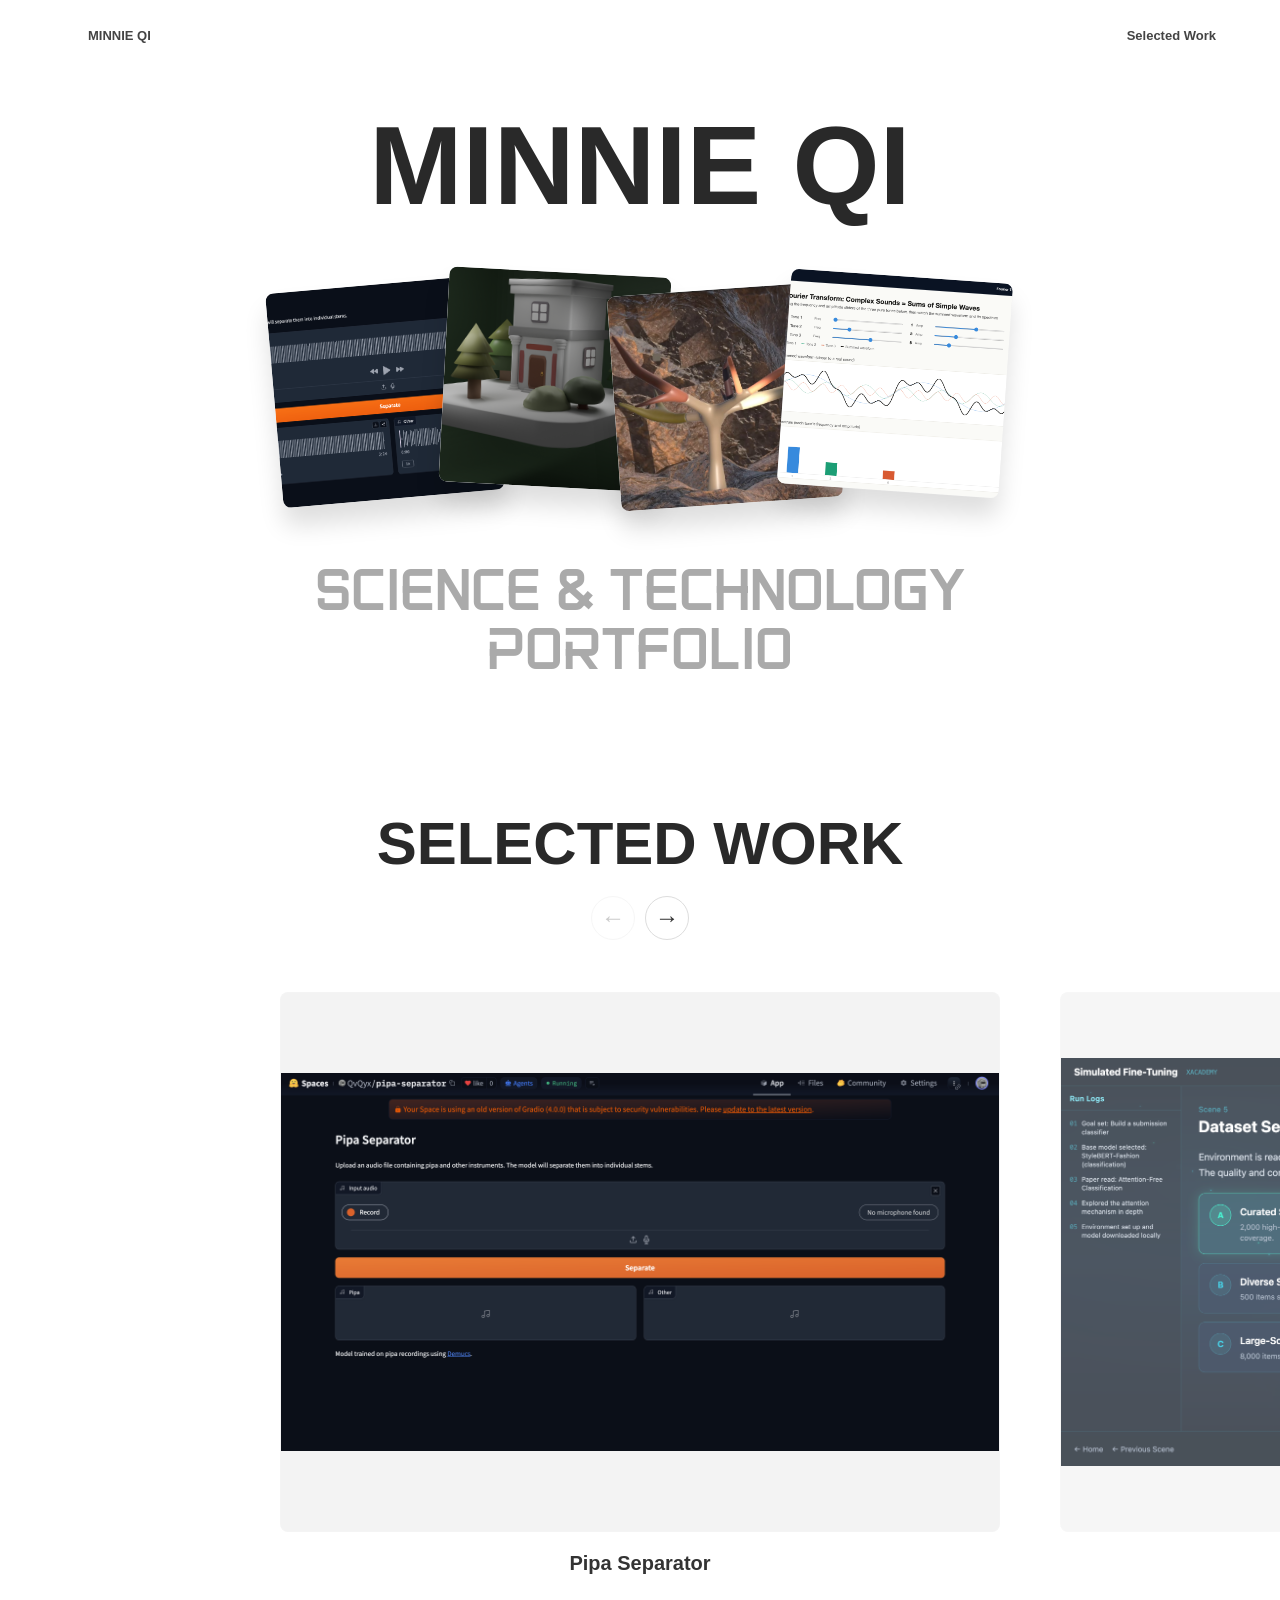
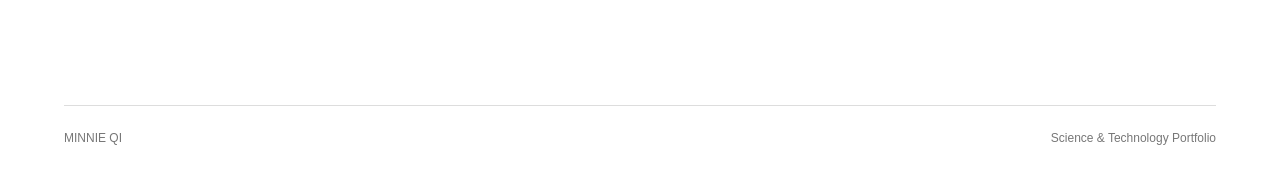
<file: index.html>
<!doctype html>
<html lang="en">
<head>
  <meta charset="utf-8">
  <meta name="viewport" content="width=device-width, initial-scale=1">
  <title>MINNIE QI | Science &amp; Technology Portfolio</title>
  <link rel="preconnect" href="https://fonts.googleapis.com">
  <link rel="preconnect" href="https://fonts.gstatic.com" crossorigin>
  <link href="https://fonts.googleapis.com/css2?family=Bricolage+Grotesque:wght@500;600;700;800&family=Fraunces:opsz,wght,SOFT,WONK@9..144,900,100,1&family=Instrument+Serif:ital@0;1&family=Manrope:wght@500;600;700&display=swap" rel="stylesheet">
  <style>
    @font-face {
      font-family: "NeoX Display";
      src: url("assets/fonts/NeoXDisplay1.4-Bold.ttf") format("truetype");
      font-weight: 800;
      font-style: normal;
      font-display: swap;
    }

    @font-face {
      font-family: "NeoX Text";
      src: url("assets/fonts/NeoXText1.4-Regular.ttf") format("truetype");
      font-weight: 400;
      font-style: normal;
      font-display: swap;
    }

    @font-face {
      font-family: "NeoX Text";
      src: url("assets/fonts/NeoXText1.4-Bold.ttf") format("truetype");
      font-weight: 800;
      font-style: normal;
      font-display: swap;
    }

    @font-face {
      font-family: "NeoX Mono";
      src: url("assets/fonts/NeoXMono1.4-Regular.ttf") format("truetype");
      font-weight: 400;
      font-style: normal;
      font-display: swap;
    }

    :root {
      color-scheme: dark;
      --bg: #070706;
      --ink: #f3efe6;
      --soft: rgba(236, 229, 214, .72);
      --muted: rgba(198, 188, 171, .62);
      --cyan: #8bd8d2;
      --aqua: #c7e8d5;
      --violet: #8a7a90;
      --rose: #d38b7c;
      --amber: #d8a85d;
      --green: #8d9b79;
      --panel: rgba(32, 30, 27, .72);
      --line: rgba(139, 216, 210, .18);
      --shadow: rgba(0, 0, 0, .45);
    }

    * { box-sizing: border-box; }

    html {
      scroll-behavior: auto;
      background: var(--bg);
    }

    body {
      margin: 0;
      min-height: 100vh;
      overflow-x: hidden;
      color: var(--ink);
      font-family: "NeoX Text", "Manrope", system-ui, -apple-system, BlinkMacSystemFont, "Segoe UI", sans-serif;
      background:
        radial-gradient(circle at 76% 10%, rgba(216, 168, 93, .16), transparent 23rem),
        radial-gradient(circle at 12% 32%, rgba(139, 216, 210, .11), transparent 28rem),
        linear-gradient(180deg, #10100e 0%, #080807 52%, #040403 100%);
      cursor: none;
      overscroll-behavior: none;
    }

    body::before {
      content: "";
      position: fixed;
      inset: 0;
      z-index: -4;
      opacity: .2;
      background-image:
        linear-gradient(rgba(243, 239, 230, .05) 1px, transparent 1px),
        linear-gradient(90deg, rgba(243, 239, 230, .035) 1px, transparent 1px);
      background-size: 84px 84px;
      mask-image: radial-gradient(circle at 50% 34%, black, transparent 76%);
      pointer-events: none;
    }

    .aurora {
      position: fixed;
      inset: -20vh -10vw;
      z-index: -3;
      pointer-events: none;
      filter: blur(70px);
      opacity: .38;
      background:
        radial-gradient(circle at var(--mx, 50%) var(--my, 35%), rgba(139, 216, 210, .18), transparent 22rem),
        radial-gradient(circle at calc(var(--mx, 50%) + 18%) calc(var(--my, 35%) + 20%), rgba(216, 168, 93, .12), transparent 24rem),
        radial-gradient(circle at 15% 80%, rgba(126, 93, 69, .14), transparent 20rem);
      transition: background .16s linear;
    }

    .ripple-field {
      position: fixed;
      inset: 0;
      z-index: -2;
      overflow: hidden;
      pointer-events: none;
    }

    .ripple {
      position: absolute;
      width: 22rem;
      height: 22rem;
      border: 1px solid rgba(216, 168, 93, .16);
      border-radius: 999px;
      transform: translate(-50%, -50%) scale(.2);
      opacity: 0;
      animation: ripple 1.8s ease-out forwards;
    }

    @keyframes ripple {
      0% { opacity: .48; transform: translate(-50%, -50%) scale(.05); }
      100% { opacity: 0; transform: translate(-50%, -50%) scale(1.6); }
    }

    .cursor {
      position: fixed;
      left: 0;
      top: 0;
      width: 18px;
      height: 18px;
      z-index: 999;
      border-radius: 50%;
      border: 1px solid rgba(244, 251, 255, .9);
      transform: translate(-50%, -50%);
      pointer-events: none;
      mix-blend-mode: screen;
      box-shadow: 0 0 24px rgba(216, 168, 93, .36);
    }

    .cursor-trail {
      position: fixed;
      width: 8px;
      height: 8px;
      z-index: 998;
      border-radius: 50%;
      transform: translate(-50%, -50%);
      pointer-events: none;
      background: rgba(216, 168, 93, .42);
      filter: blur(1px);
      opacity: .55;
    }

    nav {
      position: fixed;
      left: 50%;
      top: 22px;
      z-index: 50;
      width: min(1180px, calc(100vw - 40px));
      height: 66px;
      display: flex;
      align-items: center;
      justify-content: space-between;
      padding: 0 24px;
      border: 1px solid rgba(243, 239, 230, .1);
      border-radius: 999px;
      background: rgba(12, 12, 10, .58);
      box-shadow: 0 24px 80px rgba(0, 0, 0, .28);
      backdrop-filter: blur(22px);
      transform: translateX(-50%);
    }

    .brand {
      font-family: "NeoX Display", "Bricolage Grotesque", sans-serif;
      font-weight: 800;
      letter-spacing: 0;
      font-size: 1.15rem;
      color: transparent;
      background: linear-gradient(135deg, #f3efe6, #d8a85d 48%, #8bd8d2);
      -webkit-background-clip: text;
      background-clip: text;
      text-shadow:
        0 1px 0 rgba(255,255,255,.16),
        0 8px 24px rgba(216, 168, 93, .18);
    }

    nav a {
      color: var(--soft);
      text-decoration: none;
      font-weight: 700;
      font-size: .82rem;
      margin-left: 24px;
      transition: color .2s ease;
    }

    nav a:hover { color: var(--ink); }

    .scroll-progress {
      position: fixed;
      left: 50%;
      top: 104px;
      z-index: 51;
      width: min(720px, calc(100vw - 80px));
      height: 2px;
      overflow: hidden;
      border-radius: 999px;
      background: rgba(243, 239, 230, .08);
      transform: translateX(-50%);
    }

    .scroll-progress span {
      display: block;
      width: 100%;
      height: 100%;
      background: linear-gradient(90deg, var(--amber), var(--ink), var(--cyan));
      transform: scaleX(0);
      transform-origin: 0 50%;
      will-change: transform;
    }

    #smoothContent {
      position: relative;
      z-index: 1;
    }

    body.smooth-ready #smoothContent {
      position: fixed;
      left: 0;
      top: 0;
      width: 100%;
      min-height: 100vh;
      will-change: transform;
      transform: translate3d(0, 0, 0);
    }

    main {
      position: relative;
      z-index: 1;
    }

    section {
      min-height: 100vh;
      padding: 110px max(6vw, 24px);
    }

    .hero {
      display: grid;
      grid-template-columns: minmax(0, 1fr) minmax(360px, 1.02fr);
      align-items: center;
      gap: 6vw;
      padding-top: 150px;
      position: relative;
      isolation: isolate;
    }

    .hero > div:first-child {
      position: relative;
    }

    .hero > div:first-child::before {
      content: "REALITY";
      position: absolute;
      left: -8px;
      top: 18px;
      z-index: -1;
      color: transparent;
      -webkit-text-stroke: 1px rgba(243, 239, 230, .06);
      font-family: "NeoX Display", "Bricolage Grotesque", sans-serif;
      font-size: clamp(7rem, 15vw, 16rem);
      font-weight: 800;
      line-height: .75;
      transform: rotate(-3deg);
      pointer-events: none;
    }

    .hero::before {
      content: "";
      position: absolute;
      left: 5vw;
      right: 5vw;
      bottom: 5vh;
      height: 34vh;
      z-index: -1;
      border-radius: 50%;
      background:
        radial-gradient(ellipse at 42% 50%, rgba(216, 168, 93, .16), transparent 62%),
        radial-gradient(ellipse at 58% 50%, rgba(139, 216, 210, .1), transparent 58%);
      filter: blur(18px);
      transform: rotate(-3deg);
    }

    .eyebrow {
      display: inline-flex;
      align-items: center;
      gap: 10px;
      height: 36px;
      padding: 0 18px;
      border: 1px solid rgba(36, 255, 188, .3);
      border-radius: 999px;
      color: rgba(243, 239, 230, .78);
      background: rgba(243, 239, 230, .055);
      font-size: .76rem;
      font-weight: 800;
      letter-spacing: .08em;
      text-transform: uppercase;
    }

    h1, h2, h3 {
      margin: 0;
      font-family: "NeoX Display", "Bricolage Grotesque", sans-serif;
      letter-spacing: 0;
    }

    h1 {
      margin-top: 34px;
      max-width: 760px;
      font-size: clamp(3.15rem, 7.2vw, 7.15rem);
      line-height: .88;
      font-weight: 800;
      color: rgba(243, 239, 230, .82);
      -webkit-text-stroke: 1px rgba(255,255,255,.18);
      text-shadow:
        0 1px 0 rgba(255,255,255,.2),
        0 10px 28px rgba(216,168,93,.13),
        0 34px 90px rgba(0,0,0,.45);
    }

    .liquid-word {
      display: block;
      font-family: "NeoX Display", "Fraunces", serif;
      color: transparent;
      background:
        radial-gradient(circle at 30% 18%, rgba(255,255,255,.96) 0 5%, transparent 6%),
        linear-gradient(145deg, rgba(255,245,221,.9) 0%, rgba(216,168,93,.74) 38%, rgba(139,216,210,.48) 76%, rgba(243,239,230,.28) 100%);
      -webkit-background-clip: text;
      background-clip: text;
      -webkit-text-stroke: 1px rgba(255, 245, 220, .26);
      text-shadow:
        0 1px 0 rgba(255,255,255,.38),
        0 5px 0 rgba(111, 75, 45, .34),
        0 15px 32px rgba(216, 168, 93, .24),
        0 24px 70px rgba(0, 0, 0, .45);
      animation: jelly 5.2s ease-in-out infinite;
      transform-origin: 50% 60%;
      filter: drop-shadow(0 0 18px rgba(216, 168, 93, .16));
    }

    @keyframes jelly {
      0%, 100% { transform: scaleX(1) scaleY(1) rotate(-1deg); filter: hue-rotate(0deg); }
      35% { transform: scaleX(1.035) scaleY(.96) rotate(.6deg); }
      62% { transform: scaleX(.97) scaleY(1.04) rotate(-.4deg); filter: hue-rotate(12deg); }
    }

    .hero p {
      max-width: 620px;
      color: rgba(236, 229, 214, .78);
      font-family: "NeoX Text", "Instrument Serif", serif;
      font-size: clamp(1.05rem, 1.45vw, 1.4rem);
      line-height: 1.55;
    }

    .device {
      position: relative;
      min-height: 540px;
      border: 1px solid rgba(243, 239, 230, .12);
      border-radius: 36px;
      padding: 28px;
      background: linear-gradient(145deg, rgba(42, 35, 27, .76), rgba(13, 12, 10, .58));
      box-shadow: 0 32px 120px rgba(0, 0, 0, .4);
      overflow: hidden;
      transform-style: preserve-3d;
      will-change: transform;
    }

    .device::before {
      content: "";
      position: absolute;
      inset: -35%;
      background: conic-gradient(from 120deg, transparent, rgba(216, 168, 93, .18), transparent, rgba(139, 216, 210, .12), transparent);
      animation: spin 12s linear infinite;
      opacity: .42;
    }

    @keyframes spin { to { transform: rotate(360deg); } }

    .device-inner {
      position: relative;
      z-index: 1;
      height: 100%;
      min-height: 484px;
      border-radius: 26px;
      background: rgba(3, 7, 18, .78);
      overflow: hidden;
    }

    .browser-top {
      height: 52px;
      display: flex;
      align-items: center;
      gap: 10px;
      padding: 0 18px;
      border-bottom: 1px solid rgba(255,255,255,.08);
    }

    .dot {
      width: 9px;
      height: 9px;
      border-radius: 50%;
      background: var(--cyan);
    }

    .dot:nth-child(2) { background: var(--amber); }
    .dot:nth-child(3) { background: var(--rose); }

    .signal-lab {
      height: 430px;
      position: relative;
      padding: 36px;
    }

    .wave {
      position: absolute;
      left: 34px;
      right: 34px;
      height: 2px;
      border-radius: 999px;
      background: linear-gradient(90deg, transparent, var(--cyan), var(--aqua), transparent);
      animation: drift 4.6s ease-in-out infinite;
    }

    .wave:nth-child(1) { top: 110px; }
    .wave:nth-child(2) { top: 185px; animation-delay: -.8s; opacity: .65; }
    .wave:nth-child(3) { top: 260px; animation-delay: -1.6s; opacity: .45; background: linear-gradient(90deg, transparent, var(--rose), transparent); }

    @keyframes drift {
      0%, 100% { transform: translateX(-14px) scaleX(.86); }
      50% { transform: translateX(24px) scaleX(1.05); }
    }

    .mini-wall {
      position: absolute;
      left: 34px;
      bottom: 30px;
      right: 34px;
      display: grid;
      grid-template-columns: repeat(3, 1fr);
      gap: 12px;
    }

    .mini-card {
      height: 86px;
      border-radius: 18px;
      background: rgba(255,255,255,.06);
      border: 1px solid rgba(243, 239, 230, .1);
    }

    .scroll-note {
      position: absolute;
      right: 32px;
      bottom: 32px;
      color: var(--cyan);
      font-weight: 800;
      font-size: .78rem;
    }

    .hero-index {
      position: relative;
      min-height: 620px;
      border-radius: 42px;
      padding: clamp(20px, 3vw, 34px);
      background:
        radial-gradient(circle at 22% 18%, rgba(216, 168, 93, .16), transparent 25rem),
        radial-gradient(circle at 82% 78%, rgba(139, 216, 210, .11), transparent 20rem),
        linear-gradient(145deg, rgba(243, 239, 230, .055), rgba(243, 239, 230, .015));
      overflow: visible;
      transform-style: preserve-3d;
      will-change: transform;
    }

    .hero-index::before {
      content: "";
      position: absolute;
      left: 8%;
      right: 8%;
      top: 54%;
      height: 1px;
      background: linear-gradient(90deg, transparent, rgba(216, 168, 93, .42), rgba(139, 216, 210, .32), transparent);
      box-shadow: 0 0 44px rgba(216, 168, 93, .14);
      transform: rotate(-12deg);
    }

    .hero-index::after {
      content: "";
      position: absolute;
      width: 220px;
      height: 220px;
      right: -80px;
      bottom: -70px;
      border-radius: 50%;
      background: radial-gradient(circle, rgba(126, 93, 69, .24), transparent 68%);
      filter: blur(8px);
    }

    .desk-lamp {
      position: absolute;
      right: 8%;
      top: 0;
      width: 34%;
      height: 42%;
      border-radius: 50%;
      background: radial-gradient(ellipse at 50% 15%, rgba(244, 221, 175, .28), rgba(216, 168, 93, .08) 44%, transparent 72%);
      filter: blur(7px);
      pointer-events: none;
      transform: rotate(8deg);
    }

    .desk-surface {
      position: absolute;
      left: -6%;
      right: -4%;
      bottom: 4%;
      height: 42%;
      border-radius: 50%;
      background:
        radial-gradient(ellipse at 42% 46%, rgba(216, 168, 93, .13), transparent 62%),
        radial-gradient(ellipse at 58% 54%, rgba(139, 216, 210, .08), transparent 58%),
        rgba(243, 239, 230, .025);
      filter: blur(2px);
      transform: perspective(700px) rotateX(60deg) rotateZ(-4deg);
      pointer-events: none;
    }

    .artifact-orbit {
      position: absolute;
      inset: 0;
      z-index: 1;
    }

    .artifact {
      position: absolute;
      display: block;
      overflow: hidden;
      border: 1px solid rgba(243, 239, 230, .12);
      border-radius: 18px;
      background: rgba(243, 239, 230, .06);
      box-shadow: 0 30px 70px rgba(0, 0, 0, .38);
      text-decoration: none;
      transform: translate3d(0, var(--float, 0px), var(--z, 0px)) rotate(var(--r, 0deg));
      transition: transform .45s cubic-bezier(.16,1,.3,1), opacity .3s ease, border-color .3s ease;
      cursor: none;
      touch-action: manipulation;
      user-select: none;
    }

    .artifact.is-dragging {
      z-index: 10;
      border-color: rgba(216, 168, 93, .48);
      box-shadow: 0 46px 130px rgba(0, 0, 0, .48);
      transition: none;
    }

    .artifact:hover {
      transform: translate3d(0, calc(var(--float, 0px) - 10px), var(--z, 0px)) rotate(var(--r, 0deg)) scale(1.025);
      border-color: rgba(216, 168, 93, .34);
      z-index: 5;
    }

    .artifact img {
      width: 100%;
      height: 100%;
      object-fit: cover;
      display: block;
      opacity: .78;
      filter: saturate(.76) contrast(1.04) sepia(.06);
    }

    .artifact::after {
      content: attr(data-label);
      position: absolute;
      left: 14px;
      right: 14px;
      bottom: 12px;
      color: var(--ink);
      font-size: .76rem;
      font-weight: 800;
      letter-spacing: .02em;
      text-shadow: 0 2px 16px rgba(0,0,0,.7);
    }

    .artifact.pipa {
      left: 2%;
      top: 8%;
      width: 57%;
      height: 30%;
      --r: -6deg;
      --z: 26px;
    }

    .artifact.forest {
      right: -1%;
      top: 33%;
      width: 49%;
      height: 29%;
      --r: 6deg;
      --z: 18px;
    }

    .artifact.game {
      left: 9%;
      bottom: 8%;
      width: 46%;
      height: 27%;
      --r: 4deg;
      --z: 32px;
    }

    .artifact.caption {
      right: 8%;
      bottom: 9%;
      width: 39%;
      height: 22%;
      padding: 20px;
      display: flex;
      flex-direction: column;
      justify-content: space-between;
      background: rgba(14, 13, 11, .76);
      backdrop-filter: blur(16px);
      --r: -3deg;
    }

    .artifact.caption::after { display: none; }

    .artifact.caption strong {
      color: var(--amber);
      font-size: .78rem;
      letter-spacing: .11em;
      text-transform: uppercase;
    }

    .artifact.caption p {
      margin: 16px 0 0;
      color: rgba(236, 229, 214, .72);
      font-family: "NeoX Text", "Instrument Serif", serif;
      font-size: clamp(1.05rem, 1.35vw, 1.42rem);
      line-height: 1.2;
    }

    .desk-note,
    .desk-ticket,
    .audio-strip {
      color: var(--ink);
      padding: 18px;
    }

    .desk-note {
      left: 48%;
      top: 6%;
      width: 33%;
      height: 24%;
      background:
        linear-gradient(180deg, rgba(244, 230, 202, .96), rgba(202, 184, 151, .92));
      color: #1b1812;
      --r: 8deg;
      --z: 42px;
    }

    .desk-note::after,
    .desk-ticket::after,
    .audio-strip::after { display: none; }

    .desk-note strong,
    .desk-ticket strong,
    .audio-strip strong {
      display: block;
      font-family: "NeoX Display", "Bricolage Grotesque", sans-serif;
      font-size: .72rem;
      letter-spacing: .08em;
      text-transform: uppercase;
      opacity: .72;
    }

    .desk-note p {
      margin: 20px 0 0;
      font-family: "NeoX Text", "Instrument Serif", serif;
      font-size: clamp(1.15rem, 1.55vw, 1.7rem);
      line-height: 1.05;
      color: #201810;
    }

    .desk-ticket {
      left: 42%;
      top: 42%;
      width: 27%;
      height: 20%;
      background: rgba(16, 15, 13, .82);
      border-color: rgba(216, 168, 93, .24);
      --r: -8deg;
      --z: 48px;
    }

    .desk-ticket p {
      margin: 14px 0 0;
      color: rgba(236, 229, 214, .72);
      font-size: .82rem;
      line-height: 1.4;
    }

    .audio-strip {
      left: 23%;
      top: 38%;
      width: 34%;
      height: 14%;
      border-radius: 999px;
      background: rgba(9, 9, 8, .78);
      border-color: rgba(139, 216, 210, .22);
      display: flex;
      align-items: center;
      gap: 6px;
      --r: 2deg;
      --z: 52px;
    }

    .audio-bar {
      width: 5px;
      height: var(--h, 28px);
      border-radius: 999px;
      background: linear-gradient(180deg, var(--aqua), var(--amber));
      opacity: .72;
      animation: pulseBar 1.8s ease-in-out infinite;
      animation-delay: calc(var(--i) * -.12s);
    }

    @keyframes pulseBar {
      0%, 100% { transform: scaleY(.62); opacity: .46; }
      50% { transform: scaleY(1.1); opacity: .95; }
    }

    .desk-chip {
      position: absolute;
      z-index: 4;
      right: 26%;
      top: 28%;
      padding: 10px 14px;
      border: 1px solid rgba(139, 216, 210, .25);
      border-radius: 999px;
      color: var(--aqua);
      background: rgba(10, 10, 9, .76);
      font-size: .72rem;
      font-weight: 800;
      letter-spacing: .06em;
      text-transform: uppercase;
      transform: translateY(var(--float, 0px)) rotate(-5deg);
      box-shadow: 0 18px 42px rgba(0,0,0,.3);
    }

    .index-kicker {
      color: var(--aqua);
      font-weight: 800;
      letter-spacing: .12em;
      text-transform: uppercase;
      font-size: .74rem;
      margin-bottom: 68px;
    }

    .index-row {
      position: relative;
      z-index: 1;
      display: grid;
      grid-template-columns: 44px minmax(0, 1fr);
      gap: 18px;
      padding: 18px 0;
      color: var(--text);
      text-decoration: none;
      border-bottom: 1px solid rgba(255, 255, 255, .08);
      transition: transform .25s ease, color .25s ease, border-color .25s ease;
    }

    .index-row:hover {
      transform: translateX(10px);
      color: var(--cyan);
      border-color: rgba(216, 168, 93, .34);
    }

    .index-row span {
      color: rgba(198, 188, 171, .48);
      font-family: "NeoX Display", "Fraunces", serif;
      font-size: .95rem;
    }

    .index-row strong {
      display: block;
      font-size: clamp(1.2rem, 1.7vw, 1.65rem);
      line-height: 1.05;
    }

    .index-row em {
      display: block;
      margin-top: 8px;
      color: rgba(198, 188, 171, .58);
      font-style: normal;
      font-size: .82rem;
    }

    .index-note {
      position: relative;
      z-index: 1;
      margin: 28px 0 0;
      color: rgba(198, 188, 171, .62);
      font-family: "NeoX Text", "Instrument Serif", serif;
      font-size: 1.25rem;
      line-height: 1.35;
    }

    .chapter {
      display: grid;
      grid-template-columns: minmax(0, .8fr) minmax(0, 1.2fr);
      gap: 5vw;
      align-items: start;
    }

    .sticky-copy {
      position: sticky;
      top: 150px;
    }

    .section-label {
      color: var(--amber);
      font-size: .82rem;
      font-weight: 800;
      text-transform: uppercase;
      letter-spacing: .11em;
      margin-bottom: 18px;
    }

    h2 {
      font-size: clamp(2rem, 3.7vw, 4.35rem);
      line-height: .98;
      font-weight: 800;
      color: rgba(243, 239, 230, .88);
      -webkit-text-stroke: 1px rgba(255,255,255,.08);
      text-shadow: 0 20px 54px rgba(0,0,0,.32);
    }

    .lead {
      color: rgba(236, 229, 214, .74);
      font-family: "NeoX Text", "Instrument Serif", serif;
      font-size: clamp(1rem, 1.35vw, 1.32rem);
      line-height: 1.55;
      margin-top: 22px;
    }

    .motion-stack {
      display: grid;
      gap: 0;
      padding-top: 6vh;
    }

    .motion-card {
      min-height: 164px;
      border-top: 1px solid rgba(243, 239, 230, .13);
      border-radius: 0;
      padding: 28px 0;
      background: transparent;
      box-shadow: none;
      backdrop-filter: none;
      transform: translateY(40px);
      opacity: 0;
      transition: transform .85s cubic-bezier(.16,1,.3,1), opacity .85s ease;
    }

    .motion-card:last-child {
      border-bottom: 1px solid rgba(243, 239, 230, .13);
    }

    .motion-card.visible {
      transform: translateY(0);
      opacity: 1;
    }

    .motion-card h3 {
      font-family: "NeoX Display", "Fraunces", serif;
      color: var(--ink);
      font-size: clamp(1.45rem, 2.5vw, 2.85rem);
      margin-bottom: 14px;
    }

    .motion-card p {
      color: var(--muted);
      line-height: 1.65;
      margin: 0;
      max-width: 760px;
    }

    .project-wall {
      min-height: auto;
      padding-bottom: 160px;
    }

    .wall-head {
      max-width: 860px;
      margin-bottom: 42px;
    }

    .grid {
      display: grid;
      grid-template-columns: repeat(12, minmax(0, 1fr));
      grid-auto-flow: dense;
      gap: 18px;
      align-items: stretch;
    }

    .project-card {
      position: relative;
      display: grid;
      grid-template-rows: minmax(180px, 1fr) auto;
      min-height: 340px;
      padding: 14px;
      overflow: hidden;
      border: 1px solid rgba(243, 239, 230, .12);
      border-radius: 26px;
      color: var(--ink);
      background:
        radial-gradient(circle at 18% 10%, rgba(216, 168, 93, .12), transparent 16rem),
        linear-gradient(145deg, rgba(243, 239, 230, .075), rgba(243, 239, 230, .025));
      box-shadow: 0 28px 90px rgba(0, 0, 0, .24);
      transform: perspective(900px) rotateX(0) rotateY(0) translateY(0) rotate(var(--card-r, 0deg));
      transition: transform .32s cubic-bezier(.16,1,.3,1), border-color .28s ease, color .28s ease, box-shadow .35s ease;
      cursor: none;
      will-change: transform;
      text-align: left;
    }

    .project-card:nth-child(1) {
      grid-column: span 7;
      min-height: 440px;
      --card-r: -1.2deg;
    }

    .project-card:nth-child(2) {
      grid-column: span 5;
      --card-r: 1.4deg;
    }

    .project-card:nth-child(3),
    .project-card:nth-child(4) {
      grid-column: span 6;
      min-height: 370px;
    }

    .project-card:nth-child(5),
    .project-card:nth-child(6),
    .project-card:nth-child(7) {
      grid-column: span 4;
      min-height: 330px;
    }

    .project-card:nth-child(3) { --card-r: -.8deg; }
    .project-card:nth-child(4) { --card-r: 1deg; }
    .project-card:nth-child(5) { --card-r: .7deg; }
    .project-card:nth-child(6) { --card-r: -1deg; }
    .project-card:nth-child(7) { --card-r: 1.1deg; }

    .project-card:hover {
      border-color: rgba(216, 168, 93, .36);
      color: var(--ink);
      box-shadow: 0 38px 120px rgba(0, 0, 0, .34);
      transform: translateY(-8px) rotate(0deg);
    }

    .project-card::before {
      content: "";
      position: absolute;
      inset: 14px;
      z-index: 2;
      border-radius: 18px;
      background:
        linear-gradient(180deg, transparent 32%, rgba(5, 5, 4, .76) 100%),
        radial-gradient(circle at var(--px, 18%) var(--py, 18%), rgba(255,255,255,.22), transparent 15rem);
      pointer-events: none;
      transition: opacity .35s ease;
    }

    .project-card img {
      position: relative;
      width: 100%;
      height: 100%;
      object-fit: cover;
      opacity: .72;
      border: 1px solid rgba(255,255,255,.08);
      border-radius: 18px;
      transform: scale(1.02);
      transition: transform .8s cubic-bezier(.16,1,.3,1), opacity .5s ease, filter .5s ease;
      filter: saturate(.72) contrast(1.06) sepia(.04);
      grid-column: 1;
      grid-row: 1 / -1;
    }

    .project-card:hover img {
      transform: scale(1.08);
      opacity: .92;
      filter: saturate(1) contrast(1.08);
    }

    .project-card::after {
      content: attr(data-index);
      position: absolute;
      left: 30px;
      top: 26px;
      z-index: 3;
      color: rgba(236, 229, 214, .54);
      font-family: "NeoX Display", "Fraunces", serif;
      font-size: clamp(1.3rem, 2vw, 2rem);
      background: none;
    }

    .synthetic-visual {
      position: relative;
      width: 100%;
      height: 100%;
      opacity: .72;
      border: 1px solid rgba(243,239,230,.12);
      border-radius: 18px;
      background:
        linear-gradient(180deg, rgba(255,255,255,.08) 0 42px, transparent 42px),
        linear-gradient(90deg, transparent 0 8%, rgba(139, 216, 210, .18) 8% 8.4%, transparent 8.4% 16%),
        radial-gradient(circle at 80% 25%, rgba(216, 168, 93, .22), transparent 10rem),
        linear-gradient(135deg, rgba(139, 216, 210, .1), rgba(126, 93, 69, .12));
      background-size: auto, 52px 100%, auto, auto;
      grid-column: 1;
      grid-row: 1 / -1;
    }

    .synthetic-visual::before {
      content: "";
      position: absolute;
      left: 18px;
      top: 17px;
      width: 8px;
      height: 8px;
      border-radius: 50%;
      background: var(--amber);
      box-shadow: 18px 0 0 var(--aqua), 36px 0 0 var(--rose);
      opacity: .86;
    }

    .project-content {
      position: relative;
      z-index: 3;
      align-self: end;
      grid-column: 1;
      grid-row: 1 / -1;
      padding: clamp(18px, 3vw, 30px);
    }

    .tag {
      display: inline-flex;
      align-items: center;
      height: 26px;
      padding: 0 10px;
      border-radius: 999px;
      background: rgba(216, 168, 93, .1);
      color: var(--amber);
      font-size: .72rem;
      font-weight: 800;
      margin-bottom: 14px;
    }

    .project-card h3 {
      max-width: 760px;
      font-family: "NeoX Display", "Bricolage Grotesque", sans-serif;
      font-size: clamp(1.65rem, 3vw, 3.65rem);
      line-height: .95;
      transition: transform .36s cubic-bezier(.16,1,.3,1), color .28s ease, text-shadow .28s ease;
      transform-origin: 0 60%;
    }

    .project-card:hover h3 {
      color: var(--amber);
      transform: scaleX(1.018) scaleY(.985);
      text-shadow:
        0 1px 0 rgba(255, 245, 220, .55),
        0 3px 0 rgba(112, 73, 49, .72),
        0 12px 32px rgba(216, 168, 93, .22);
    }

    .project-card p {
      max-width: 640px;
      color: rgba(236, 229, 214, .68);
      font-size: .92rem;
      line-height: 1.45;
      margin: 14px 0 0;
      text-wrap: balance;
    }

    .detail-panel {
      position: relative;
      z-index: 5;
      display: none;
      margin-top: 34px;
      padding: clamp(18px, 3vw, 28px) 0 0;
      background: transparent;
      backdrop-filter: none;
    }

    .detail-panel.open { display: block; }

    .detail-shell {
      position: relative;
      width: 100%;
      margin: 0 auto;
      border: 1px solid rgba(243, 239, 230, .12);
      border-radius: 30px;
      overflow: hidden;
      background:
        linear-gradient(90deg, rgba(243, 239, 230, .05) 1px, transparent 1px),
        radial-gradient(circle at 12% 0%, rgba(216, 168, 93, .1), transparent 28rem),
        linear-gradient(180deg, rgba(21, 19, 16, .9), rgba(8, 8, 7, .95));
      background-size: 54px 100%, auto, auto;
      box-shadow: 0 34px 120px rgba(0,0,0,.38);
    }

    .detail-panel[data-project="pipa"] .detail-shell {
      background:
        radial-gradient(circle at 12% 0%, rgba(139, 216, 210, .12), transparent 28rem),
        radial-gradient(circle at 82% 12%, rgba(216, 168, 93, .1), transparent 24rem),
        linear-gradient(180deg, rgba(24, 22, 19, .96), rgba(8, 8, 7, .97));
    }

    .detail-panel[data-project="forest"] .detail-shell {
      background:
        radial-gradient(circle at 22% 0%, rgba(141, 155, 121, .16), transparent 30rem),
        linear-gradient(180deg, rgba(20, 23, 18, .97), rgba(7, 8, 6, .98));
    }

    .detail-panel[data-project="game0428"] .detail-shell {
      background:
        radial-gradient(circle at 74% 8%, rgba(211, 139, 124, .14), transparent 24rem),
        radial-gradient(circle at 12% 20%, rgba(216, 168, 93, .1), transparent 24rem),
        linear-gradient(180deg, rgba(25, 20, 18, .96), rgba(8, 7, 6, .98));
    }

    .detail-panel[data-project="daily"] .detail-shell {
      background:
        radial-gradient(circle at 18% 0%, rgba(216, 168, 93, .14), transparent 24rem),
        linear-gradient(180deg, rgba(24, 21, 17, .96), rgba(8, 8, 7, .98));
    }

    .detail-panel[data-project="mimi"] .detail-shell {
      background:
        radial-gradient(circle at 80% 0%, rgba(139, 216, 210, .12), transparent 26rem),
        linear-gradient(180deg, rgba(19, 20, 22, .96), rgba(7, 7, 7, .98));
    }

    .detail-hero {
      display: grid;
      grid-template-columns: minmax(0, .86fr) minmax(320px, 1.14fr);
      gap: clamp(24px, 3vw, 40px);
      padding: clamp(22px, 3vw, 38px) clamp(24px, 4vw, 46px);
      border-bottom: 1px solid rgba(243,239,230,.1);
      min-height: auto;
      align-items: center;
    }

    .detail-hero h2 {
      max-width: 780px;
      font-size: clamp(2.15rem, 4.4vw, 4.9rem);
      line-height: .95;
      text-wrap: balance;
      color: transparent;
      background:
        radial-gradient(circle at 22% 10%, rgba(255,255,255,.95) 0 4%, transparent 5%),
        linear-gradient(145deg, rgba(243,239,230,.92), rgba(216,168,93,.68) 44%, rgba(139,216,210,.5) 100%);
      -webkit-background-clip: text;
      background-clip: text;
      -webkit-text-stroke: 1px rgba(255, 255, 255, .16);
      text-shadow:
        0 1px 0 rgba(255,255,255,.22),
        0 6px 0 rgba(111, 75, 45, .2),
        0 22px 56px rgba(0,0,0,.38);
    }

    .detail-hero p {
      max-width: 760px;
      color: rgba(236, 229, 214, .74);
      font-size: clamp(1.05rem, 1.28vw, 1.28rem);
      line-height: 1.65;
    }

    .detail-media {
      aspect-ratio: 16 / 9;
      min-height: 0;
      border-radius: 26px;
      overflow: hidden;
      border: 1px solid rgba(243, 239, 230, .12);
      background: rgba(0,0,0,.24);
      box-shadow: 0 28px 88px rgba(0,0,0,.32);
    }

    .detail-media img {
      width: 100%;
      height: 100%;
      object-fit: cover;
      display: block;
    }

    .detail-body {
      display: grid;
      grid-template-columns: minmax(360px, .45fr) minmax(0, 1fr);
      gap: clamp(26px, 3vw, 42px);
      padding: clamp(22px, 3vw, 38px) clamp(24px, 4vw, 46px) clamp(30px, 4vw, 48px);
    }

    .detail-panel[data-project="game0428"] .detail-hero {
      grid-template-columns: minmax(360px, .82fr) minmax(440px, 1.18fr);
      padding-top: clamp(18px, 2vw, 28px);
      padding-bottom: clamp(18px, 2.4vw, 30px);
    }

    .detail-panel[data-project="game0428"] .detail-media {
      aspect-ratio: 16 / 7.8;
      border-radius: 22px;
    }

    .detail-panel[data-project="game0428"] .detail-hero .eyebrow {
      max-width: 620px;
      white-space: normal;
      line-height: 1.25;
      padding: 12px 20px;
    }

    .detail-panel[data-project="game0428"] .detail-hero h2 {
      margin-top: 10px;
      font-size: clamp(2.35rem, 4.6vw, 4.6rem);
    }

    .detail-panel[data-project="game0428"] .detail-hero p {
      max-width: 720px;
      font-size: clamp(.92rem, 1vw, 1.04rem);
      line-height: 1.52;
    }

    .detail-panel[data-project="game0428"] .detail-body {
      grid-template-columns: minmax(300px, .3fr) minmax(0, 1fr);
      align-items: start;
      gap: clamp(18px, 2.4vw, 32px);
      padding-top: clamp(18px, 2.2vw, 30px);
    }

    .project-demo { margin: 0 0 28px; }
    .project-demo figcaption {
      margin-bottom: 12px;
      color: var(--amber);
      font-size: .8rem;
      font-weight: 800;
      letter-spacing: .08em;
      text-transform: uppercase;
    }
    .project-demo video {
      display: block;
      width: 100%;
      aspect-ratio: 16 / 9;
      border: 1px solid rgba(243, 239, 230, .12);
      border-radius: 18px;
      background: #000;
      cursor: auto;
    }

    .detail-panel[data-project="game0428"] #detailMeta .case-thesis {
      min-height: 0;
      margin-top: 32px;
    }
    .detail-panel[data-project="game0428"] .evidence-grid { gap: 28px; }
    .detail-panel[data-project="game0428"] .detail-body > .wide-gallery {
      grid-column: 1 / -1;
      width: 100%;
      margin-top: 12px;
      padding: 24px 0 0;
      gap: 18px;
      border: 0;
      border-top: 1px solid #ddd;
    }
    .detail-panel[data-project="game0428"] .detail-body > .wide-gallery img {
      height: auto;
      aspect-ratio: 16 / 10;
      object-fit: contain;
      background: #f4f4f4;
      border-radius: 8px;
    }
    @media (max-width: 920px) {
      .detail-panel[data-project="game0428"] .detail-body > .wide-gallery {
        grid-template-columns: repeat(5, minmax(150px, 1fr));
        overflow-x: auto;
      }
    }

    .detail-panel[data-project="game0428"] .project-demo {
      margin: 0 0 36px;
    }
    .detail-panel[data-project="game0428"] .project-demo figcaption {
      font-weight: 700 !important;
      margin: 12px 0 24px;
    }
    @media (min-width: 921px) {
      .detail-panel[data-project="game0428"] .detail-body { align-items: stretch; }
      .detail-panel[data-project="game0428"] #detailMeta,
      .detail-panel[data-project="game0428"] #detailCopy {
        display: flex;
        flex-direction: column;
      }
      .detail-panel[data-project="game0428"] #detailMeta .case-thesis {
        margin-top: auto;
        padding-top: 24px !important;
      }
      .detail-panel[data-project="game0428"] #detailCopy .evidence-grid {
        margin-top: auto;
        border-bottom: 1px solid #ddd;
      }
      .detail-panel[data-project="game0428"] #detailCopy .evidence-card {
        padding-bottom: 24px !important;
      }
    }

    .case-controls {
      display: flex;
      justify-content: space-between;
      gap: 12px;
      padding: 18px clamp(26px, 5vw, 58px);
      border-top: 1px solid rgba(243, 239, 230, .08);
      background: rgba(0,0,0,.16);
    }

    .case-switch {
      display: inline-flex;
      align-items: center;
      justify-content: center;
      min-height: 44px;
      padding: 0 16px;
      border: 1px solid rgba(216, 168, 93, .18);
      border-radius: 999px;
      color: var(--ink);
      background: rgba(216, 168, 93, .06);
      font: inherit;
      font-weight: 800;
      cursor: none;
      transition: transform .24s cubic-bezier(.16,1,.3,1), border-color .24s ease, background .24s ease;
    }

    .case-switch:hover {
      transform: translateY(-2px);
      border-color: rgba(216, 168, 93, .34);
      background: rgba(216, 168, 93, .1);
    }

    .meta-list {
      display: grid;
      gap: 16px;
      align-content: start;
    }

    .metric {
      min-height: 108px;
      padding: 22px;
      border: 1px solid rgba(255,255,255,.08);
      border-radius: 18px;
      background: rgba(255,255,255,.045);
    }

    .metric strong {
      display: block;
      color: var(--cyan);
      margin-bottom: 6px;
      font-size: .84rem;
      text-transform: uppercase;
      letter-spacing: .08em;
      font-family: "NeoX Mono", monospace;
    }

    .metric span {
      color: rgba(236, 244, 255, .82);
      line-height: 1.55;
      font-size: .95rem;
    }

    .detail-panel[data-project="game0428"] .meta-list {
      gap: 10px;
    }

    .detail-panel[data-project="game0428"] .metric {
      min-height: 76px;
      padding: 16px 18px;
      border-radius: 16px;
    }

    .detail-panel[data-project="game0428"] .metric strong {
      margin-bottom: 4px;
      font-size: .7rem;
    }

    .detail-panel[data-project="game0428"] .metric span {
      font-size: .82rem;
      line-height: 1.42;
    }

    .detail-links {
      display: grid;
      gap: 10px;
    }

    .side-gallery {
      display: grid;
      gap: 10px;
      padding: 12px;
      border: 1px solid rgba(255,255,255,.08);
      border-radius: 20px;
      background:
        radial-gradient(circle at 85% 0%, rgba(216, 168, 93, .1), transparent 12rem),
        rgba(255,255,255,.035);
    }

    .side-gallery strong {
      color: var(--amber);
      font-family: "NeoX Mono", monospace;
      font-size: .74rem;
      letter-spacing: .1em;
      text-transform: uppercase;
    }

    .side-gallery img {
      width: 100%;
      height: auto;
      max-height: 220px;
      object-fit: contain;
      display: block;
      border: 1px solid rgba(255,255,255,.08);
      border-radius: 14px;
      opacity: .82;
      filter: saturate(.86) contrast(1.04);
      background: rgba(0, 0, 0, .22);
      transition: transform .24s cubic-bezier(.16,1,.3,1), opacity .24s ease;
    }

    .side-gallery figure {
      display: grid;
      gap: 8px;
      margin: 0;
      min-width: 0;
    }

    .side-gallery figcaption {
      color: rgba(243, 239, 230, .72);
      font-size: .72rem;
      line-height: 1.35;
      font-family: "NeoX Mono", monospace;
    }

    .detail-panel[data-project="pipa"] .side-gallery img {
      max-height: 190px;
      padding: 6px;
      object-fit: contain;
    }

    .detail-panel[data-project="forest"] .side-gallery img {
      max-height: 190px;
      padding: 5px;
      object-fit: contain;
      background: rgba(0, 0, 0, .32);
    }

    .detail-panel[data-project="game0428"] .wide-gallery {
      grid-template-columns: repeat(5, minmax(0, 1fr));
      gap: 10px;
      padding: 12px;
      border-radius: 18px;
      background:
        linear-gradient(90deg, rgba(216, 168, 93, .07), rgba(139, 216, 210, .045)),
        rgba(255,255,255,.022);
    }

    .detail-panel[data-project="game0428"] .wide-gallery strong {
      grid-column: 1 / -1;
      margin-bottom: 0;
    }

    .detail-panel[data-project="game0428"] .wide-gallery img {
      height: clamp(72px, 6.8vw, 118px);
      max-height: none;
      object-fit: cover;
      border-radius: 12px;
    }

    .side-gallery img:hover {
      transform: translateY(-2px);
      opacity: .98;
    }

    .detail-link {
      display: flex;
      align-items: center;
      justify-content: space-between;
      gap: 14px;
      min-height: 48px;
      padding: 0 16px;
      border: 1px solid rgba(216, 168, 93, .18);
      border-radius: 16px;
      color: var(--ink);
      text-decoration: none;
      background: rgba(216, 168, 93, .06);
      font-size: .88rem;
      font-weight: 800;
    }

    .detail-link span {
      color: var(--cyan);
    }

    .case-copy {
      display: grid;
      gap: 28px;
    }

    .case-copy section {
      min-height: auto;
      padding: 0;
    }

    .pipeline-strip {
      grid-column: 1 / -1;
      position: relative;
      display: grid;
      grid-template-columns: repeat(5, minmax(0, 1fr));
      gap: 0;
      padding: 18px;
      border: 1px solid rgba(216, 168, 93, .18);
      border-radius: 26px;
      background:
        radial-gradient(circle at 0% 0%, rgba(216, 168, 93, .12), transparent 20rem),
        rgba(243, 239, 230, .04);
      overflow: hidden;
    }

    .pipeline-strip::before {
      content: "";
      position: absolute;
      left: 8%;
      right: 8%;
      top: 50%;
      height: 1px;
      background: linear-gradient(90deg, rgba(216,168,93,.12), rgba(139,216,210,.45), rgba(216,168,93,.12));
    }

    .pipeline-node {
      position: relative;
      z-index: 1;
      min-height: 150px;
      padding: 18px;
      border-right: 1px solid rgba(243, 239, 230, .08);
      cursor: none;
      transition: background .25s ease, transform .25s ease;
    }

    .pipeline-node:last-child {
      border-right: 0;
    }

    .pipeline-node:hover,
    .pipeline-node.active {
      background: rgba(216, 168, 93, .075);
      transform: translateY(-4px);
    }

    .pipeline-node.active span {
      box-shadow:
        0 0 0 8px rgba(216, 168, 93, .12),
        0 0 36px rgba(216, 168, 93, .34);
    }

    .pipeline-node span {
      display: inline-grid;
      place-items: center;
      width: 36px;
      height: 36px;
      margin-bottom: 18px;
      border-radius: 50%;
      color: #16120d;
      background: linear-gradient(145deg, var(--aqua), var(--amber));
      font-family: "NeoX Display", "Fraunces", serif;
      font-weight: 900;
      box-shadow: 0 0 32px rgba(216, 168, 93, .22);
    }

    .pipeline-node strong {
      display: block;
      margin-bottom: 8px;
      color: var(--ink);
      font-size: .92rem;
    }

    .pipeline-node p {
      margin: 0;
      color: var(--muted);
      font-size: .82rem;
      line-height: 1.45;
    }

    .pipeline-readout {
      grid-column: 1 / -1;
      display: grid;
      grid-template-columns: minmax(0, .45fr) minmax(0, 1fr);
      gap: 18px;
      align-items: center;
      padding: 20px;
      border: 1px solid rgba(139, 216, 210, .16);
      border-radius: 24px;
      background:
        linear-gradient(90deg, rgba(139,216,210,.08), transparent),
        rgba(8, 8, 7, .76);
    }

    .readout-label {
      color: var(--aqua);
      font-size: .76rem;
      font-weight: 800;
      letter-spacing: .12em;
      text-transform: uppercase;
    }

    .readout-text {
      margin: 0;
      color: rgba(236, 229, 214, .78);
      font-family: "NeoX Text", "Instrument Serif", serif;
      font-size: clamp(1.2rem, 1.8vw, 1.7rem);
      line-height: 1.18;
    }

    .signature-board {
      grid-column: 1 / -1;
      display: grid;
      grid-template-columns: repeat(3, minmax(0, 1fr));
      gap: 1px;
      overflow: hidden;
      border: 1px solid rgba(243, 239, 230, .12);
      border-radius: 24px;
      background: rgba(243, 239, 230, .1);
    }

    .signature-cell {
      min-height: 118px;
      padding: 20px;
      background:
        radial-gradient(circle at 84% 10%, rgba(139, 216, 210, .12), transparent 12rem),
        rgba(12, 11, 10, .82);
    }

    .signature-cell span {
      display: block;
      margin-bottom: 16px;
      color: var(--amber);
      font-size: .72rem;
      font-weight: 800;
      letter-spacing: .11em;
      text-transform: uppercase;
    }

    .signature-cell strong {
      display: block;
      color: var(--ink);
      font-family: "NeoX Text", "Instrument Serif", serif;
      font-size: clamp(1.05rem, 1.35vw, 1.38rem);
      line-height: 1.25;
    }

    .case-thesis {
      grid-column: 1 / -1;
      padding: clamp(22px, 3vw, 34px);
      border: 1px solid rgba(139, 216, 210, .2);
      border-radius: 26px;
      background:
        radial-gradient(circle at 12% 0%, rgba(139, 216, 210, .13), transparent 24rem),
        rgba(255, 255, 255, .045);
    }

    .case-thesis strong {
      display: block;
      margin-bottom: 12px;
      color: var(--aqua);
      font-size: .78rem;
      letter-spacing: .12em;
      text-transform: uppercase;
    }

    .case-thesis p {
      margin: 0;
      max-width: 940px;
      font-size: clamp(1rem, 1.2vw, 1.28rem);
      line-height: 1.42;
      color: var(--ink);
      text-shadow:
        0 1px 0 rgba(255,255,255,.2),
        0 8px 28px rgba(216, 168, 93, .14);
    }

    .detail-panel[data-project="game0428"] .case-thesis {
      padding: 18px 20px;
      border-radius: 18px;
    }

    .detail-panel[data-project="pipa"] .case-thesis {
      padding: clamp(20px, 2.4vw, 28px);
      border-radius: 22px;
    }

    .detail-panel[data-project="pipa"] .case-thesis p {
      max-width: 100%;
      font-size: clamp(.95rem, 1.04vw, 1.1rem);
      line-height: 1.56;
    }

    .detail-panel[data-project="pipa"] .pipeline-strip {
      grid-template-columns: repeat(5, minmax(0, 1fr));
      gap: 10px;
    }

    .detail-panel[data-project="pipa"] .pipeline-node {
      min-height: 128px;
      padding: 16px;
      border-radius: 18px;
    }

    .detail-panel[data-project="pipa"] .pipeline-node p {
      font-size: .78rem;
      line-height: 1.45;
    }

    .detail-panel[data-project="pipa"] .evidence-grid {
      grid-template-columns: repeat(2, minmax(0, 1fr));
      gap: 14px;
    }

    .detail-panel[data-project="pipa"] .evidence-card {
      min-height: 150px;
      padding: 20px;
      border-radius: 20px;
      background:
        radial-gradient(circle at 92% 0%, rgba(139, 216, 210, .08), transparent 12rem),
        rgba(255, 255, 255, .032);
    }

    .detail-panel[data-project="pipa"] .evidence-card h4 {
      color: var(--aqua);
      font-size: .75rem;
      margin-bottom: 10px;
    }

    .detail-panel[data-project="pipa"] .evidence-card p {
      font-size: .88rem;
      line-height: 1.52;
    }

    .detail-panel[data-project="simulative"] .detail-shell {
      background:
        radial-gradient(circle at 18% 18%, rgba(18, 209, 223, .12), transparent 20rem),
        radial-gradient(circle at 88% 8%, rgba(125, 70, 255, .1), transparent 18rem),
        linear-gradient(180deg, rgba(5, 11, 18, .94), rgba(5, 7, 9, .96));
    }

    .detail-panel[data-project="simulative"] .detail-hero {
      grid-template-columns: minmax(0, .82fr) minmax(380px, 1.18fr);
      min-height: min(560px, 72vh);
    }

    .detail-panel[data-project="simulative"] .detail-media {
      aspect-ratio: 16 / 9;
      min-height: 360px;
      background:
        linear-gradient(90deg, rgba(18, 209, 223, .08), transparent 1px),
        linear-gradient(180deg, rgba(18, 209, 223, .08), transparent 1px),
        radial-gradient(circle at 70% 28%, rgba(18, 209, 223, .16), transparent 13rem),
        rgba(6, 12, 20, .74);
      background-size: 48px 48px, 48px 48px, auto, auto;
    }

    .detail-panel[data-project="simulative"] .synthetic-visual {
      opacity: .92;
      background:
        linear-gradient(180deg, rgba(255,255,255,.07) 0 46px, transparent 46px),
        radial-gradient(circle at 76% 24%, rgba(18, 209, 223, .28), transparent 8rem),
        linear-gradient(90deg, transparent 12%, rgba(18,209,223,.34) 12% 12.35%, transparent 12.35% 50%, rgba(18,209,223,.24) 50% 50.35%, transparent 50.35%),
        linear-gradient(180deg, transparent 28%, rgba(18,209,223,.5) 28% 28.35%, transparent 28.35% 54%, rgba(18,209,223,.42) 54% 54.35%, transparent 54.35% 79%, rgba(216,168,93,.35) 79% 79.35%, transparent 79.35%),
        radial-gradient(circle at 50% 52%, rgba(18, 209, 223, .18), transparent 3.5rem),
        rgba(2, 6, 12, .9);
      background-size: auto, auto, auto, auto, auto, auto;
    }

    .detail-panel[data-project="simulative"] .pipeline-strip {
      grid-template-columns: repeat(5, minmax(0, 1fr));
      gap: 10px;
      border-color: rgba(18, 209, 223, .2);
      background:
        radial-gradient(circle at 0% 0%, rgba(18, 209, 223, .12), transparent 18rem),
        rgba(255, 255, 255, .03);
    }

    .detail-panel[data-project="simulative"] .pipeline-node {
      min-height: 122px;
      padding: 16px;
      border-radius: 18px;
    }

    .detail-panel[data-project="simulative"] .pipeline-node span {
      background: linear-gradient(145deg, var(--cyan), var(--aqua));
    }

    .detail-panel[data-project="simulative"] .pipeline-node p {
      font-size: .78rem;
      line-height: 1.45;
    }

    .detail-panel[data-project="simulative"] .evidence-grid {
      grid-template-columns: repeat(2, minmax(0, 1fr));
      gap: 14px;
    }

    .detail-panel[data-project="simulative"] .evidence-card {
      min-height: 138px;
      padding: 20px;
      border-radius: 20px;
      background:
        radial-gradient(circle at 90% 6%, rgba(18, 209, 223, .1), transparent 12rem),
        rgba(255,255,255,.032);
    }

    .detail-panel[data-project="simulative"] .case-thesis {
      padding: clamp(20px, 2.4vw, 28px);
      border-color: rgba(18, 209, 223, .22);
      background:
        radial-gradient(circle at 12% 0%, rgba(18, 209, 223, .12), transparent 22rem),
        rgba(255,255,255,.038);
    }

    .detail-panel[data-project="simulative"] .case-thesis p {
      max-width: 100%;
      font-size: clamp(.95rem, 1.04vw, 1.1rem);
      line-height: 1.56;
    }

    .detail-panel[data-project="simulative"] .detail-body,
    .detail-panel[data-project="forest"] .detail-body,
    .detail-panel[data-project="daily"] .detail-body {
      grid-template-columns: minmax(300px, .34fr) minmax(0, 1fr);
      align-items: stretch;
      gap: clamp(22px, 2.8vw, 38px);
    }

    .detail-panel[data-project="simulative"] .case-copy,
    .detail-panel[data-project="forest"] .case-copy,
    .detail-panel[data-project="daily"] .case-copy {
      gap: 18px;
      align-self: stretch;
      display: flex;
      flex-direction: column;
    }

    .detail-panel[data-project="simulative"] .meta-list,
    .detail-panel[data-project="forest"] .meta-list,
    .detail-panel[data-project="daily"] .meta-list {
      align-self: stretch;
      display: flex;
      flex-direction: column;
      gap: 12px;
    }

    .detail-panel:is([data-project="simulative"], [data-project="forest"], [data-project="daily"]) .detail-links {
      margin-top: auto;
    }

    .detail-panel:is([data-project="simulative"], [data-project="forest"], [data-project="daily"]) .evidence-grid {
      flex: 1;
    }

    .detail-body > .case-gallery {
      grid-column: 1 / -1;
      display: grid;
      grid-template-columns: repeat(3, minmax(0, 1fr));
      gap: 18px;
      padding-top: 20px;
      border-top: 1px solid rgba(255,255,255,.1);
    }

    .case-gallery > strong { grid-column: 1 / -1; font-size: .8rem; color: var(--cyan); }
    .case-gallery figure { margin: 0; min-width: 0; }
    .case-gallery img { display: block; width: 100%; aspect-ratio: 16 / 9; object-fit: contain; background: rgba(0,0,0,.2); border-radius: 8px; }
    .case-gallery figcaption { margin-top: 10px; font-size: .78rem; line-height: 1.5; color: var(--muted); }
    .detail-panel[data-project="forest"] .case-gallery figure:first-of-type { grid-column: 1 / -1; }
    .detail-panel[data-project="forest"] .case-gallery figure:first-of-type img { aspect-ratio: auto; max-height: 360px; }

    @media (max-width: 920px) {
      .detail-panel:is([data-project="simulative"], [data-project="forest"], [data-project="daily"]) .detail-body { grid-template-columns: minmax(0, 1fr); }
      .detail-body > .case-gallery { grid-template-columns: minmax(0, 1fr); }
      .detail-panel:is([data-project="simulative"], [data-project="forest"], [data-project="daily"]) .case-copy .evidence-grid { grid-template-columns: minmax(0, 1fr); }
    }

    .detail-panel[data-project="simulative"] .metric,
    .detail-panel[data-project="forest"] .metric,
    .detail-panel[data-project="daily"] .metric {
      min-height: 78px;
      padding: 16px 18px;
      border-radius: 16px;
    }

    .detail-panel[data-project="simulative"] .metric strong,
    .detail-panel[data-project="forest"] .metric strong,
    .detail-panel[data-project="daily"] .metric strong {
      margin-bottom: 4px;
      font-size: .7rem;
    }

    .detail-panel[data-project="simulative"] .metric span,
    .detail-panel[data-project="forest"] .metric span,
    .detail-panel[data-project="daily"] .metric span {
      font-size: .84rem;
      line-height: 1.42;
    }

    .detail-panel[data-project="simulative"] .side-gallery,
    .detail-panel[data-project="forest"] .side-gallery,
    .detail-panel[data-project="daily"] .side-gallery {
      gap: 9px;
      padding: 12px;
      border-radius: 18px;
    }

    .detail-panel[data-project="simulative"] .side-gallery img,
    .detail-panel[data-project="forest"] .side-gallery img,
    .detail-panel[data-project="daily"] .side-gallery img {
      max-height: 138px;
      padding: 0;
      object-fit: cover;
      border-radius: 12px;
    }

    .detail-panel[data-project="simulative"] .side-gallery figcaption,
    .detail-panel[data-project="forest"] .side-gallery figcaption,
    .detail-panel[data-project="daily"] .side-gallery figcaption {
      font-size: .65rem;
      line-height: 1.28;
    }

    .detail-panel[data-project="forest"] .side-gallery figure:first-of-type img {
      object-fit: contain;
      background: rgba(0, 0, 0, .32);
    }

    .detail-panel[data-project="simulative"] .case-thesis,
    .detail-panel[data-project="forest"] .case-thesis,
    .detail-panel[data-project="daily"] .case-thesis {
      padding: 18px 20px;
      border-radius: 18px;
    }

    .detail-panel[data-project="simulative"] .case-thesis p,
    .detail-panel[data-project="forest"] .case-thesis p,
    .detail-panel[data-project="daily"] .case-thesis p {
      max-width: 100%;
      font-size: clamp(.86rem, .95vw, 1rem);
      line-height: 1.5;
    }

    .detail-panel[data-project="simulative"] .signature-board,
    .detail-panel[data-project="forest"] .signature-board,
    .detail-panel[data-project="daily"] .signature-board {
      border-radius: 18px;
    }

    .detail-panel[data-project="simulative"] .signature-cell,
    .detail-panel[data-project="forest"] .signature-cell,
    .detail-panel[data-project="daily"] .signature-cell {
      min-height: 98px;
      padding: 16px 18px;
    }

    .detail-panel[data-project="simulative"] .signature-cell span,
    .detail-panel[data-project="forest"] .signature-cell span,
    .detail-panel[data-project="daily"] .signature-cell span {
      margin-bottom: 10px;
      font-size: .66rem;
    }

    .detail-panel[data-project="simulative"] .signature-cell strong,
    .detail-panel[data-project="forest"] .signature-cell strong,
    .detail-panel[data-project="daily"] .signature-cell strong {
      font-size: clamp(.82rem, .95vw, 1rem);
      line-height: 1.24;
    }

    .detail-panel[data-project="simulative"] .evidence-grid,
    .detail-panel[data-project="forest"] .evidence-grid,
    .detail-panel[data-project="daily"] .evidence-grid {
      grid-template-columns: repeat(3, minmax(0, 1fr));
      gap: 12px;
    }

    .detail-panel[data-project="simulative"] .evidence-card,
    .detail-panel[data-project="forest"] .evidence-card,
    .detail-panel[data-project="daily"] .evidence-card {
      min-height: 126px;
      padding: 18px;
      border-radius: 18px;
    }

    .detail-panel[data-project="simulative"] .evidence-card h4,
    .detail-panel[data-project="forest"] .evidence-card h4,
    .detail-panel[data-project="daily"] .evidence-card h4 {
      font-size: .7rem;
      margin-bottom: 8px;
    }

    .detail-panel[data-project="simulative"] .evidence-card p,
    .detail-panel[data-project="forest"] .evidence-card p,
    .detail-panel[data-project="daily"] .evidence-card p {
      font-size: .8rem;
      line-height: 1.46;
    }

    .detail-panel[data-project="game0428"] .case-thesis p {
      max-width: 100%;
      font-size: clamp(.86rem, .95vw, .98rem);
      line-height: 1.48;
    }

    .detail-panel[data-project="game0428"] .signature-board {
      grid-template-columns: repeat(3, minmax(0, 1fr));
      gap: 0;
    }

    .detail-panel[data-project="game0428"] .signature-cell {
      min-height: 118px;
      padding: 18px 20px;
    }

    .detail-panel[data-project="game0428"] .signature-cell strong {
      font-size: clamp(.92rem, 1.08vw, 1.08rem);
      line-height: 1.22;
    }

    .detail-panel[data-project="game0428"] .evidence-grid {
      grid-template-columns: repeat(3, minmax(0, 1fr));
      gap: 12px;
    }

    .detail-panel[data-project="game0428"] .evidence-card {
      min-height: 132px;
      padding: 18px 18px 22px;
      border-radius: 18px;
    }

    .detail-panel[data-project="game0428"] .evidence-card h4 {
      font-size: .72rem;
      margin-bottom: 8px;
    }

    .detail-panel[data-project="game0428"] .evidence-card p {
      font-size: .82rem;
      line-height: 1.46;
    }

    .case-timeline {
      grid-column: 1 / -1;
      display: grid;
      grid-template-columns: repeat(4, minmax(0, 1fr));
      gap: 14px;
    }

    .timeline-step {
      min-height: 150px;
      padding: 18px;
      border: 1px solid rgba(255,255,255,.08);
      border-radius: 20px;
      background: rgba(255,255,255,.04);
    }

    .timeline-step span {
      color: var(--cyan);
      font-family: "NeoX Display", "Fraunces", serif;
      font-size: 1.15rem;
    }

    .timeline-step strong {
      display: block;
      margin: 14px 0 8px;
      color: var(--ink);
      font-size: 1rem;
    }

    .timeline-step p {
      margin: 0;
      color: var(--muted);
      line-height: 1.5;
      font-size: .9rem;
    }

    .evidence-grid {
      display: grid;
      grid-template-columns: repeat(2, minmax(0, 1fr));
      gap: 18px;
    }

    .evidence-card {
      min-height: 190px;
      padding: 22px;
      border: 1px solid rgba(243, 239, 230, .12);
      border-radius: 22px;
      background: rgba(3, 7, 18, .34);
      overflow: hidden;
      position: relative;
    }

    .evidence-card::after {
      content: "";
      position: absolute;
      inset: auto 16px 16px 16px;
      height: 1px;
      background: linear-gradient(90deg, transparent, rgba(216, 168, 93, .55), transparent);
    }

    .evidence-card h4 {
      margin: 0 0 10px;
      color: var(--cyan);
      font-size: .85rem;
      letter-spacing: .1em;
      text-transform: uppercase;
    }

    .evidence-card p {
      margin: 0;
      color: rgba(228, 238, 255, .76);
      font-size: .95rem;
      line-height: 1.62;
    }

    .honesty-note {
      min-height: auto;
      padding: clamp(18px, 2vw, 24px);
      border-color: rgba(243, 239, 230, .1);
      background: transparent;
    }

    .honesty-note h3,
    .honesty-note h4 {
      color: var(--ink);
    }

    .honesty-note p {
      font-size: .9rem;
      line-height: 1.56;
      max-width: 920px;
    }

    .case-copy h3 {
      font-size: 1.32rem;
      margin-bottom: 10px;
      color: var(--ink);
    }

    .case-copy p {
      color: rgba(220, 232, 255, .76);
      font-size: .96rem;
      line-height: 1.66;
      margin: 0;
    }

    .close {
      position: absolute;
      top: 24px;
      right: 24px;
      z-index: 120;
      width: 50px;
      height: 50px;
      border: 1px solid rgba(255,255,255,.14);
      border-radius: 50%;
      color: var(--ink);
      background: rgba(14, 13, 11, .78);
      font-size: 1.4rem;
      cursor: none;
    }

    .cta-row {
      display: flex;
      gap: 14px;
      flex-wrap: wrap;
      margin-top: 34px;
    }

    .button {
      display: inline-flex;
      align-items: center;
      justify-content: center;
      min-height: 48px;
      padding: 0 20px;
      border: 1px solid rgba(216, 168, 93, .24);
      border-radius: 999px;
      color: var(--ink);
      text-decoration: none;
      background: rgba(216, 168, 93, .08);
      font-weight: 800;
    }

    .final {
      min-height: 70vh;
      display: grid;
      place-items: center;
      text-align: center;
    }

    .final h2 {
      max-width: 920px;
      font-size: clamp(2.45rem, 5vw, 5.4rem);
      line-height: .98;
      color: transparent;
      background:
        radial-gradient(circle at 22% 12%, rgba(255,255,255,.98) 0 4%, transparent 5%),
        linear-gradient(145deg, rgba(243,239,230,.92), rgba(216,168,93,.7) 48%, rgba(139,216,210,.48) 100%);
      -webkit-background-clip: text;
      background-clip: text;
      -webkit-text-stroke: 1px rgba(255,255,255,.16);
      text-shadow:
        0 1px 0 rgba(255,255,255,.2),
        0 5px 0 rgba(111,75,45,.22),
        0 24px 64px rgba(0,0,0,.42);
    }

    .final p {
      max-width: 700px;
      margin: 26px auto 0;
      color: var(--soft);
      font-family: "NeoX Text", "Instrument Serif", serif;
      font-size: clamp(1.05rem, 1.45vw, 1.35rem);
      line-height: 1.55;
    }

    @media (max-width: 920px) {
      body { cursor: auto; }
      body.smooth-ready #smoothContent { position: relative; transform: none !important; }
      .cursor, .cursor-trail { display: none; }
      nav { height: 58px; }
      nav .links { display: none; }
      .hero, .chapter, .detail-hero, .detail-body { grid-template-columns: 1fr; }
      .case-controls { flex-direction: column; }
      .device, .hero-index { min-height: 420px; }
      .grid, .case-timeline, .evidence-grid, .pipeline-strip, .signature-board, .pipeline-readout { grid-template-columns: 1fr; grid-auto-rows: auto; }
      .pipeline-node {
        border-right: 0;
        border-bottom: 1px solid rgba(243, 239, 230, .08);
      }
      .pipeline-node:last-child {
        border-bottom: 0;
      }
      .project-card {
        grid-template-columns: 1fr;
        grid-column: 1 !important;
        min-height: auto;
        gap: 18px;
      }
      .project-card::after,
      .project-content,
      .synthetic-visual,
      .project-card img {
        grid-column: 1;
        grid-row: auto;
      }
      .project-card img,
      .synthetic-visual {
        height: 220px;
      }
      .project-card::before {
        inset: 14px;
      }
      .sticky-copy { position: static; }
      section { padding-left: 22px; padding-right: 22px; }
    }

    .detail-panel:is([data-project="visualisation"], [data-project="mimi"]) .detail-body { grid-template-columns: minmax(240px, .3fr) minmax(0, 1fr); align-items: stretch; }
    .detail-panel:is([data-project="visualisation"], [data-project="mimi"]) .meta-list { display: flex; flex-direction: column; gap: 12px; }
    .detail-panel:is([data-project="visualisation"], [data-project="mimi"]) .detail-links { margin-top: auto; }
    .detail-panel:is([data-project="visualisation"], [data-project="mimi"]) .case-copy { display: flex; flex-direction: column; gap: 20px; }
    .detail-panel:is([data-project="visualisation"], [data-project="mimi"]) .case-thesis { padding: 22px; }
    .detail-panel:is([data-project="visualisation"], [data-project="mimi"]) .evidence-grid { grid-template-columns: repeat(3, minmax(0, 1fr)); flex: 1; }
    .detail-panel:is([data-project="visualisation"], [data-project="mimi"]) .evidence-card { min-height: 0; padding: 20px; }
    .detail-panel:is([data-project="visualisation"], [data-project="mimi"]) .case-gallery { grid-template-columns: repeat(2, minmax(0, 1fr)); gap: 24px; }
    .detail-panel:is([data-project="visualisation"], [data-project="mimi"]) .detail-media img { object-fit: contain; }
    @media (max-width: 920px) {
      .detail-panel:is([data-project="visualisation"], [data-project="mimi"]) .detail-body,
      .detail-panel:is([data-project="visualisation"], [data-project="mimi"]) .evidence-grid,
      .detail-panel:is([data-project="visualisation"], [data-project="mimi"]) .case-gallery { grid-template-columns: minmax(0, 1fr); }
    }

    @media (prefers-reduced-motion: reduce) {
      html { scroll-behavior: auto; }
      *, *::before, *::after {
        animation-duration: .01ms !important;
        animation-iteration-count: 1 !important;
        transition-duration: .01ms !important;
      }
    }
  </style>
  <link rel="stylesheet" href="minimal.css">
</head>
<body>
  <nav aria-label="Main navigation">
    <a class="brand" href="#systems">MINNIE QI</a>
    <a href="#work">Selected Work</a>
  </nav>
  <div id="smoothContent">
    <main>
      <section class="hero" id="systems">
        <h1>MINNIE QI</h1>
        <div class="cover-stack" aria-label="Featured projects">
          <a href="#work" data-open-project="pipa"><img src="assets/pipa-audio-demo.png" alt="Pipa Separator"></a>
          <a href="#work" data-open-project="forest"><img src="assets/forest-house.png" alt="Someone Fell from the Forest"></a>
          <a href="#work" data-open-project="game0428"><img src="assets/0428-shadow-tree-clean.jpg" alt="0428 shadow puzzle"></a>
          <a href="#work" data-open-project="visualisation"><img src="assets/visualisation-fourier.png" alt="Visualisation Lab"></a>
        </div>
        <p class="portfolio-title">SCIENCE &amp; TECHNOLOGY<br>PORTFOLIO</p>
      </section>

      <section class="project-wall" id="work">
        <div class="wall-head">
          <h2>SELECTED WORK</h2>
          <div class="gallery-controls">
            <button type="button" id="galleryPrev" aria-label="Previous project" title="Previous project">←</button>
            <button type="button" id="galleryNext" aria-label="Next project" title="Next project">→</button>
          </div>
        </div>
        <div class="grid" id="projectGrid" aria-label="Project gallery"></div>
        <aside class="detail-panel" id="detailPanel" aria-hidden="true">
          <button class="close" type="button" aria-label="Close project detail">×</button>
          <div class="detail-shell">
            <div class="detail-hero">
              <div>
                <span class="eyebrow" id="detailType">Project</span>
                <h2 id="detailTitle"></h2>
                <p id="detailIntro"></p>
              </div>
              <div class="detail-media" id="detailMedia"></div>
            </div>
            <div class="detail-body">
              <div class="meta-list" id="detailMeta"></div>
              <div class="case-copy" id="detailCopy"></div>
            </div>
            <div class="case-controls" aria-label="Project case navigation">
              <button class="case-switch" type="button" id="prevProject">‹ Previous case</button>
              <button class="case-switch" type="button" id="nextProject">Next case ›</button>
            </div>
          </div>
        </aside>
      </section>

      <footer>MINNIE QI <span>Science &amp; Technology Portfolio</span></footer>
    </main>
  </div>

  <script>
    const projects = [
      {
        id: "pipa",
        title: "Pipa Separator",
        type: "Audio Source Separation",
        tag: "Music ML",
        image: "assets/pipa-app.png",
        media: [
          "assets/pipa-app.png",
          "assets/pipa-audio-demo.png",
          "assets/pipa-dataset-splits.png",
          "assets/pipa-track-stems.png",
          "assets/pipa-pipa-solo.png",
          "assets/pipa-papers.png"
        ],
        intro: "A deployed Demucs-style tool that separates pipa from accompaniment, created from a real rehearsal need.",
        links: [
          ["Hugging Face Space", "https://huggingface.co/spaces/QvQyx/pipa-separator"],
          ["Data Synthesis Excerpt", "pipa-data-synthesis-excerpt.py"],
          ["Dataset Check Excerpt", "pipa-dataset-check-excerpt.py"],
          ["Inference Excerpt", "pipa-inference-excerpt.py"],
          ["Deployment Excerpt", "pipa-huggingface-app-excerpt.py"]
        ],
        thesis: "I wanted to practise the pipa part in an ensemble recording, but could not hear it clearly in isolation. This rehearsal problem led me to explore a custom two-stem separator.",
        pipeline: [
          ["1", "Problem", "A mixed recording made the pipa part hard to practise directly."],
          ["2", "Dataset", "16 pipa recordings and 16 accompaniments became 132 aligned mixtures."],
          ["3", "Training", "I trained a pipa / other separator after a pretrained-weight transfer failed."],
          ["4", "Demo", "The model became an upload-and-separate Hugging Face interface."],
          ["5", "Review", "I compared the separated outputs by listening and documented the remaining limitations."]
        ],
        evidence: [
          ["Model Choice", "I chose a waveform-based approach to investigate separation while retaining the pipa's attacks and timbre."],
          ["Data Pipeline", "My scripts generate paired mixture, pipa, and other stems with controlled gain and split checking."],
          ["Tea House Performance", "I used the isolated pipa to transcribe sheet music for my Tea House performance, and the separated piano as rehearsal accompaniment when my pianist classmate was unavailable."],
          ["Teaching", "I later used the project to explain datasets, model selection, and audio separation to students."]
        ],
        metrics: [
          ["Dataset", "132 synthetic tracks: 106 train / 16 valid / 10 test"],
          ["Model", "Demucs-style waveform separator with two output stems"],
          ["Training", "50 epochs"],
          ["Output", "Hugging Face Space with Gradio interface"],
          ["Status", "Working prototype used in personal rehearsal"]
        ],
        sections: [
          ["Limitations", "The dataset is small and biased toward piano accompaniment, and the isolated pipa can contain artifacts. Some source recordings have copyright restrictions. Practical rehearsal use does not establish general separation quality."]
        ]
      },
      {
        id: "simulative",
        title: "Simulated Fine-Tuning",
        type: "Interactive Courseware",
        tag: "Classroom System",
        image: "assets/sft-dataset.png",
        media: [
          "assets/sft-dataset.png",
          "assets/sft-test-grade.png",
          "assets/sft-deployment.png",
          "assets/sft-report.png"
        ],
        visual: "voting",
        intro: "A classroom simulation where students vote on model and dataset choices, then discuss the consequences.",
        links: [
          ["Live Web App", "https://simulative-finetuning.base44.app"]
        ],
        thesis: "Drawing on my experience building Pipa Separator, I wrote the complete lesson workflow myself. I wanted students to reason through the decisions behind an ML project rather than memorise definitions.",
        evidence: [
          ["Lesson Structure", "Eight scenes connect goal-setting, model and dataset selection, simulated testing, deployment, and a summary report."],
          ["Student Use", "Students scan a QR code and vote from their phones, making model design a shared classroom decision."],
          ["Feedback", "A choice-based report prompts discussion of model fit, data quality, and overfitting. Grades and deployment screens are simulated teaching feedback, not measured model performance or actual deployment."]
        ],
        metrics: [
          ["Format", "Teacher screen + student QR voting"],
          ["Use", "Used in a live classroom lesson"],
          ["My Contribution", "Complete lesson workflow and decision structure"],
          ["Platform", "Base44"]
        ],
        sections: []
      },
      {
        "id": "criminal-profiling",
        "title": "Criminal Profiling — A Python Experiment",
        "type": "Machine Learning Experiment",
        "tag": "Python · Machine Learning",
        "image": "criminal-profiling-demo.png",
        "intro": "A Random Forest experiment using simulated data to explore classification and the importance of understanding a dataset.",
        "links": [
          [
            "Try the Demo",
            "https://qvqyx-criminal-profiling.streamlit.app/"
          ],
          [
            "GitHub Source",
            "https://github.com/QvQyx/criminal-profiling-experiment"
          ]
        ],
        "thesis": "Inspired by my research into family disadvantage and teenage crime, I wanted to explore whether machine learning could identify patterns in criminal behaviour.",
        "evidence": [
          [
            "The Project",
            "I built a Random Forest classifier using 500 simulated records and a Streamlit interface for exploring its predictions. Through the project, I realised that the model was learning the rules I had created—not patterns verified by real-world evidence."
          ],
          [
            "What I Learned",
            "Working with simulated data helped me realise that a dataset can follow clear rules without reflecting real-world behaviour. This taught me the importance of understanding how a dataset is created, what assumptions it contains, and what conclusions it can support."
          ]
        ],
        "metrics": [
          [
            "Data",
            "500 simulated records"
          ],
          [
            "Model",
            "Random Forest classifier"
          ],
          [
            "Tools",
            "Python · NumPy · pandas · scikit-learn · Streamlit"
          ],
          [
            "Scope",
            "Learning demo; not real-world crime prediction"
          ]
        ],
        "sections": []
      },
      {
        id: "forest",
        title: "Someone Fell from the Forest",
        type: "3D Interactive Narrative",
        tag: "Game Story",
        image: "assets/forest-house.png",
        media: [
          "assets/forest-house.png",
          "assets/forest-map-en.svg",
          "assets/forest-cg-classroom-choice.png",
          "assets/forest-cg-city-clue.png",
          "assets/forest-cg-window-ladder.png"
        ],
        mediaCaptions: [
          "Main visual: a low-poly scene from the published interactive mystery.",
          "English story map reconstructed from the original planning diagram.",
          "Classroom choice: \"That score must be wrong. I can message a senior student for you.\"",
          "Clue scene: \"So, if I find the fugitive, I can resolve my unregistered status... right?\"",
          "Investigation route: a window-and-ladder scene showing how spatial clues guide viewer choices."
        ],
        intro: "A branching detective story where viewers choose investigation paths through self-built 3D scenes.",
        links: [
          ["Bilibili Interactive Video", "https://www.bilibili.com/video/BV1Eb421a7v6/"]
        ],
        thesis: "I wanted viewers to investigate a mystery rather than only watch it. I mapped choices and converging routes before connecting them to scenes and endings.",
        evidence: [
          ["Final Effect", "An interactive Bilibili video with branching routes, side paths, multiple endings, and a true ending."],
          ["Worldbuilding", "I modeled and staged low-poly 3D spaces, using lighting and camera movement to create a detective atmosphere."],
          ["Interaction Design", "Viewers choose where to go and what to inspect, so deduction becomes part of the viewing structure."]
        ],
        metrics: [
          ["Medium", "Branching interactive video"],
          ["Tools", "Blender, Videostar, CapCut"],
          ["Reach", "Approximately 43,000 views on Bilibili"]
        ],
        sections: []
      },
      {
        id: "game0428",
        video: "assets/0428-demo.mp4",
        title: "0428",
        type: "24h Capstone · Lead Programmer + Mechanics Designer",
        tag: "Unity Game",
        image: "assets/0428-shadow-tree-clean.jpg",
        media: [
          "assets/0428-shadow-tree-clean.jpg",
          "assets/0428-shadow-chain-clean.jpg",
          "assets/0428-complete.jpg",
          "assets/0428-2d-scene.jpg",
          "assets/0428-choice-ending.jpg",
          "assets/0428-text-ending.jpg"
        ],
        intro: "A compact Unity capstone about free will, perspective, and the hidden rules inside a designed world.",
        links: [
          ["Cleaned Code Excerpt", "0428-unity-code-excerpt.cs"]
        ],
        thesis: "Can a new perspective reveal something different in the same object? 0428 pairs this question with a story about free will inside a world designed by someone else.",
        evidence: [
          ["Perspective", "In the first level, clicking rotates an object to match a target shadow. Its shape stays the same, but its silhouette changes: a different orientation reveals something new."],
          ["Second Level", "Clicking makes selected branches disappear to match another shadow. This level changes the object itself; the first level carries the central idea of a changed perspective."],
          ["Implementation", "I built the core Unity interaction logic, including click states, completion checks, feedback, and scene transitions between 2D narrative and 3D puzzles."]
        ],
        metrics: [
          ["Format", "24-hour capstone project"],
          ["Role", "Lead programmer + mechanics designer"],
          ["Engine", "Unity 2022"],
          ["Team", "2 artists + 1 supporting programmer + 1 writer"],
          ["Mechanics", "Object rotation, branch removal, shadow matching"]
        ]
      },
      {
        id: "visualisation",
        title: "Visualisation Lab",
        type: "Interactive Learning Tools",
        tag: "Signal Lab",
        image: "assets/visualisation-overview.png",
        media: ["assets/visualisation-overview.png", "assets/visualisation-waveform.png", "assets/visualisation-spectrogram.png", "assets/visualisation-phase.png", "assets/visualisation-fourier.png"],
        mediaCaptions: ["", "01 / Waveform: inspect amplitude over time and adjust the mix.", "02 / Spectrogram: switch to a time-frequency view. Shown at a different mix setting.", "03 / Phase: compare shifted waves alongside their magnitude spectra.", "04 / Superposition: adjust three tones and inspect their sum and spectrum."],
        intro: "Three interactive demonstrations of waveforms, magnitude spectra, phase, and wave superposition.",
        links: [
          ["Live Web App", "https://visualisation.base44.app"]
        ],
        thesis: "While preparing a lesson on music source separation, I found Fourier analysis and phase differences difficult to explain in words alone. I made these visual teaching tools so students could see what changes when a parameter moves.",
        evidence: [
          ["Design Process", "I built HTML demos around adjustable variables, paired each control with a graph, and brought the experiments together in a searchable gallery."],
          ["Classroom Use", "I used the tools in a real lesson to demonstrate different signal representations, phase differences, and the superposition of tones."],
          ["Delivery", "A searchable web gallery groups the demos by topic for classroom or independent use."]
        ],
        metrics: [
          ["Medium", "Browser-based learning tools"],
          ["Scope", "Signal processing and wave physics"]
        ],
        sections: []
      },
      {
        id: "daily",
        title: "Daily Practice Systems",
        type: "Personal Learning Tools",
        tag: "Practice Tool",
        image: "assets/daily-vocab-app.png",
        media: [
          "assets/daily-vocab-app.png",
          "assets/daily-vocab-sheet.png",
          "assets/daily-math-feedback.png",
          "assets/daily-math-list.png"
        ],
        mediaCaptions: [
          "DailyVocab recall trainer: grouped words, bidirectional quizzes, missed-word priority, and saved progress.",
          "Source spreadsheet: important vocabulary and synonyms reorganized into memory groups.",
          "Daily Math feedback loop: submit an answer, get correctness feedback, then reveal the solution.",
          "Daily Math question set: brain teasers, IGCSE Math, and Further Math prompts in one practice page."
        ],
        intro: "A pair of personal study web apps: Daily Math turns missed problems into practice; DailyVocab turns a cleaned word list into recall training.",
        links: [
          ["Daily Math Web App", "https://v0-daily-math-app.vercel.app"],
          ["DailyVocab Web App", "https://qvqyx.github.io/vocab-quiz.html"]
        ],
        thesis: "I wanted to test myself rather than repeatedly reread my notes. The two apps turn my revision materials into short practice sessions with immediate feedback.",
        evidence: [
          ["Daily Math", "Answer checking and worked solutions support review across three question categories."],
          ["DailyVocab", "Bidirectional recall cards support grouped practice, missed-word priority, and saved progress. Responses are self-assessed, not independently graded."],
          ["Vocabulary Workflow", "I collected words and synonyms from my study book in a spreadsheet, asked GPT to group related and easily confused words, then used Codex to build a recall app from the cleaned list."]
        ],
        metrics: [
          ["Math Scope", "111 questions across 3 categories"],
          ["Vocab Scope", "802 words from cleaned study list"],
          ["Purpose", "Personal revision"]
        ],
        sections: []
      },
      {
        id: "mimi",
        title: "MIMI",
        type: "Personal Knowledge Management",
        tag: "Knowledge Archive",
        image: "assets/mimi-home.png",
        media: ["assets/mimi-home.png", "assets/mimi-algorithms.png", "assets/mimi-reading.png", "assets/mimi-journal.png", "assets/mimi-admin.png"],
        mediaCaptions: ["", "01 / Algorithms: dated technical notes with topic tags.", "02 / Reading: reflections alongside project entries.", "03 / Journal: long-form writing with headings, lists, and quotations.", "04 / Admin: Markdown entry creation and controls for editing, pinning, and deleting."],
        intro: "A personal publishing system for technical notes, project logs, and reading reflections.",
        links: [
          ["Live Website", "https://mimi.base44.app/"]
        ],
        thesis: "I wanted one place to revisit what I learn and how my ideas develop. MIMI brings scattered notes into a public archive, connecting my interests in computing, games, and human behaviour.",
        evidence: [
          ["Product Design", "I defined the site's categories and functionality, organising entries with dates, excerpts, and topic tags."],
          ["Publishing Workflow", "I designed the password-gated admin and backend article-upload workflow, with Markdown editing and entry management on Base44."],
          ["Original Writing", "I wrote every article, from machine-learning notes and Pipa development logs to book reflections, documenting the thinking behind my projects."]
        ],
        metrics: [
          ["Format", "Personal website and lightweight CMS"],
          ["Platform", "Base44"]
        ],
        sections: []
      }
    ];

    const grid = document.getElementById("projectGrid");
    const panel = document.getElementById("detailPanel");
    const close = panel.querySelector(".close");
    const prevProjectButton = document.getElementById("prevProject");
    const nextProjectButton = document.getElementById("nextProject");
    const cursor = document.querySelector(".cursor");
    const trails = [...document.querySelectorAll(".cursor-trail")];
    const rippleField = document.querySelector(".ripple-field");
    const smoothContent = document.getElementById("smoothContent");
    const progressBar = null;
    const reduceMotion = true;
    const smooth = { current: 0, target: 0, ease: 0.16, last: 0 };
    let mouse = { x: window.innerWidth / 2, y: window.innerHeight / 2 };
    let trailPoints = trails.map(() => ({ ...mouse }));
    let activeProjectId = null;

    function makeVisual(type) {
      if (type === "voting") return `<div class="synthetic-visual"></div>`;
      if (type === "waves") return `<div class="synthetic-visual" style="background-size: 42px 100%, auto, auto; filter:hue-rotate(30deg)"></div>`;
      if (type === "math") return `<div class="synthetic-visual" style="background:radial-gradient(circle at 70% 25%, rgba(216,168,93,.26), transparent 11rem), linear-gradient(135deg, rgba(216,168,93,.14), rgba(139,216,210,.1));"></div>`;
      if (type === "admin") return `<div class="synthetic-visual" style="background:linear-gradient(90deg, rgba(216,168,93,.16), transparent 2px), radial-gradient(circle at 75% 25%, rgba(139,216,210,.18), transparent 11rem); background-size:54px 100%, auto;"></div>`;
      return `<div class="synthetic-visual"></div>`;
    }

    function renderCards() {
      grid.innerHTML = projects.map((project, index) => `
        <button class="project-card reveal" type="button" data-project="${project.id}" data-index="${String(index + 1).padStart(2, "0")}" data-title="${project.title}" data-tag="${project.tag}" data-use="${project.signature ? project.signature[0][1] : project.intro}" data-tilt>
          <div class="project-content">
            <span class="tag">${project.tag}</span>
            <h3>${project.title}</h3>
            <p>${project.intro}</p>
          </div>
          ${project.image ? `<img src="${project.image}" alt="">` : makeVisual(project.visual)}
        </button>
      `).join("");
    }

    function renderCaseDetail(project) {
      const thesis = project.thesis ? `
        <section class="case-thesis">
          <strong>Motivation</strong>
          <p>${project.thesis}</p>
        </section>
      ` : "";
      const signature = project.signature ? `
        <section class="signature-board">
          ${project.signature.map(([label, value]) => `
            <article class="signature-cell">
              <span>${label}</span>
              <strong>${value}</strong>
            </article>
          `).join("")}
        </section>
      ` : "";
      const pipeline = project.pipeline ? `
        <section class="pipeline-strip">
          ${project.pipeline.map(([number, title, body]) => `
            <article class="pipeline-node">
              <span>${number}</span>
              <strong>${title}</strong>
              <p>${body}</p>
            </article>
          `).join("")}
        </section>
      ` : "";
      const timeline = project.timeline ? `
        <section class="case-timeline">
          ${project.timeline.map(([number, title, body]) => `
            <article class="timeline-step">
              <span>${number}</span>
              <strong>${title}</strong>
              <p>${body}</p>
            </article>
          `).join("")}
        </section>
      ` : "";
      const evidence = project.evidence ? `
        <section class="evidence-grid">
          ${project.evidence.map(([title, body]) => `
            <article class="evidence-card">
              <h4>${title}</h4>
              <p>${body}</p>
            </article>
          `).join("")}
        </section>
      ` : "";
      const sections = project.sections ? project.sections.map(([title, body]) => `
        <section class="${title === "Limitations" ? "evidence-card honesty-note" : ""}">
          <h3>${title}</h3>
          <p>${body}</p>
        </section>
      `).join("") : "";

      return `${thesis}${signature}${pipeline}${timeline}${evidence}${sections}`;
    }

    function setBodyHeight() {
      if (reduceMotion) return;
      document.body.style.height = `${smoothContent.getBoundingClientRect().height}px`;
    }

    function openProject(id) {
      const project = projects.find(item => item.id === id);
      panel.querySelectorAll("video").forEach(video => video.pause());
      activeProjectId = project.id;
      panel.dataset.project = project.id;
      document.getElementById("detailType").textContent = project.type;
      document.getElementById("detailTitle").textContent = project.title;
      document.getElementById("detailIntro").textContent = project.intro;
      const detailMedia = document.getElementById("detailMedia");
      detailMedia.classList.remove("media-gallery");
      detailMedia.innerHTML = project.image
        ? `<img src="${project.image}" alt="">`
        : makeVisual(project.visual);
      const linkBlock = project.links ? `
        <div class="detail-links">
          ${project.links.map(([label, href]) => `
            <a class="detail-link" href="${href}" target="_blank" rel="noreferrer">${label}<span>↗</span></a>
          `).join("")}
        </div>
      ` : "";
      const usesWideGallery = project.id === "game0428";
      const usesSharedGallery = ["simulative", "forest", "daily", "visualisation", "mimi"].includes(project.id);
      panel.querySelectorAll(".case-gallery, .detail-body > .wide-gallery").forEach(gallery => gallery.remove());
      const sideGallery = project.media && project.media.length > 1 ? `
        <div class="${usesSharedGallery ? "case-gallery" : "side-gallery"} ${usesWideGallery ? "wide-gallery" : ""}">
          <strong>Visual Evidence</strong>
          ${project.media.slice(1).map((src, index) => {
            const caption = project.mediaCaptions ? project.mediaCaptions[index + 1] : "";
            return `<figure><img src="${src}" alt="">${caption ? `<figcaption>${caption}</figcaption>` : ""}</figure>`;
          }).join("")}
        </div>
      ` : "";
      document.getElementById("detailMeta").innerHTML = project.metrics.map(([label, value]) => `
        <div class="metric"><strong>${label}</strong><span>${value}</span></div>
      `).join("") + (usesWideGallery || usesSharedGallery ? linkBlock : sideGallery + linkBlock);
      const videoBlock = project.video ? `
        <figure class="project-demo">
          <figcaption id="demoCaption">Gameplay Demo</figcaption>
          <video controls playsinline preload="none" poster="${project.image}" aria-labelledby="demoCaption">
            <source src="${project.video}" type="video/mp4">
            Your browser does not support embedded video. <a href="${project.video}">Watch the gameplay demo</a>.
          </video>
        </figure>
      ` : "";
      document.getElementById("detailCopy").innerHTML = videoBlock + renderCaseDetail(project);
      if (project.id === "game0428") {
        const motivation = document.querySelector("#detailCopy .case-thesis");
        if (motivation) document.getElementById("detailMeta").appendChild(motivation);
      }
      if (usesWideGallery || usesSharedGallery) panel.querySelector(".detail-body").insertAdjacentHTML("beforeend", sideGallery);
      panel.classList.add("open");
      panel.setAttribute("aria-hidden", "false");
      setBodyHeight();
      window.requestAnimationFrame(() => {
        window.scrollTo({ top: panel.offsetTop - 108, behavior: reduceMotion ? "auto" : "smooth" });
      });
    }

    function closeProject() {
      panel.querySelectorAll("video").forEach(video => video.pause());
      panel.classList.remove("open");
      panel.setAttribute("aria-hidden", "true");
      setBodyHeight();
    }

    function switchProject(direction) {
      const currentIndex = Math.max(0, projects.findIndex(project => project.id === activeProjectId));
      const nextIndex = (currentIndex + direction + projects.length) % projects.length;
      openProject(projects[nextIndex].id);
    }

    function updateCursor() {
      cursor.style.transform = `translate(${mouse.x}px, ${mouse.y}px) translate(-50%, -50%)`;
      trailPoints = trailPoints.map((point, index) => {
        const target = index === 0 ? mouse : trailPoints[index - 1];
        return {
          x: point.x + (target.x - point.x) * .34,
          y: point.y + (target.y - point.y) * .34
        };
      });
      trails.forEach((trail, index) => {
        const point = trailPoints[index];
        trail.style.transform = `translate(${point.x}px, ${point.y}px) translate(-50%, -50%)`;
        trail.style.opacity = String(.42 - index * .055);
      });
    }

    function createRipple(x, y) {
      const ripple = document.createElement("span");
      ripple.className = "ripple";
      ripple.style.left = `${x}px`;
      ripple.style.top = `${y}px`;
      rippleField.appendChild(ripple);
      setTimeout(() => ripple.remove(), 1900);
    }

    function attachTilt() {
      document.querySelectorAll("[data-tilt]").forEach(card => {
        card.addEventListener("mousemove", event => {
          const rect = card.getBoundingClientRect();
          const x = (event.clientX - rect.left) / rect.width - .5;
          const y = (event.clientY - rect.top) / rect.height - .5;
          const cardRotation = getComputedStyle(card).getPropertyValue("--card-r").trim() || "0deg";
          card.style.setProperty("--px", `${(event.clientX - rect.left) / rect.width * 100}%`);
          card.style.setProperty("--py", `${(event.clientY - rect.top) / rect.height * 100}%`);
          if (card.classList.contains("project-card")) return;
          card.style.transform = `perspective(900px) rotateX(${y * -6}deg) rotateY(${x * 8}deg) translateY(-6px) rotate(${cardRotation})`;
        });
        card.addEventListener("mouseleave", () => {
          card.style.transform = "";
        });
      });
    }

    function attachDeskDrag() {
      document.querySelectorAll(".artifact").forEach(item => {
        let state = null;
        item.addEventListener("pointerdown", event => {
          if (event.button !== 0) return;
          const rect = item.getBoundingClientRect();
          state = {
            startX: event.clientX,
            startY: event.clientY,
            originX: Number(item.dataset.dragX || 0),
            originY: Number(item.dataset.dragY || 0),
            moved: false
          };
          item.classList.add("is-dragging");
          item.setPointerCapture(event.pointerId);
        });
        item.addEventListener("pointermove", event => {
          if (!state) return;
          const dx = event.clientX - state.startX;
          const dy = event.clientY - state.startY;
          if (Math.abs(dx) + Math.abs(dy) > 8) state.moved = true;
          item.dataset.dragX = String(state.originX + dx);
          item.dataset.dragY = String(state.originY + dy);
          item.style.marginLeft = `${state.originX + dx}px`;
          item.style.marginTop = `${state.originY + dy}px`;
        });
        item.addEventListener("pointerup", event => {
          if (!state) return;
          if (state.moved) {
            event.preventDefault();
            item.dataset.preventClick = "true";
          }
          item.classList.remove("is-dragging");
          state = null;
        });
        item.addEventListener("pointercancel", () => {
          item.classList.remove("is-dragging");
          state = null;
        });
        item.addEventListener("click", event => {
          if (item.dataset.preventClick === "true") {
            event.preventDefault();
            event.stopImmediatePropagation();
            item.dataset.preventClick = "";
          }
        });
        item.addEventListener("dblclick", event => {
          event.preventDefault();
          item.dataset.dragX = "0";
          item.dataset.dragY = "0";
          item.style.marginLeft = "";
          item.style.marginTop = "";
        });
      });
    }

    function revealOnScroll() {
      document.querySelectorAll(".reveal").forEach(item => {
        if (item.classList.contains("visible")) return;
        const rect = item.getBoundingClientRect();
        if (rect.top < window.innerHeight * .86 && rect.bottom > window.innerHeight * .05) {
          item.classList.add("visible");
        }
      });
    }

    function smoothScrollFrame() {
      if (!reduceMotion) {
        smooth.target = window.scrollY || window.pageYOffset;
        smooth.current += (smooth.target - smooth.current) * smooth.ease;
        if (Math.abs(smooth.target - smooth.current) < .08) smooth.current = smooth.target;
        smoothContent.style.transform = `translate3d(0, ${-smooth.current}px, 0)`;
        const max = Math.max(1, document.body.scrollHeight - window.innerHeight);
        progressBar.style.transform = `scaleX(${Math.min(1, smooth.current / max)})`;
        document.documentElement.style.setProperty("--scroll", smooth.current.toFixed(2));
        document.querySelector(".aurora").style.transform = `translate3d(0, ${smooth.current * -0.018}px, 0)`;
        document.querySelectorAll("[data-float]").forEach(item => {
          const depth = Number(item.dataset.float || 0);
          item.style.setProperty("--float", `${smooth.current * -depth}px`);
        });
      }
      updateCursor();
      revealOnScroll();
      requestAnimationFrame(smoothScrollFrame);
    }

    function wireAnchors() {
      document.querySelectorAll('a[href^="#"]').forEach(anchor => {
        anchor.addEventListener("click", event => {
          if (anchor.dataset.openProject) return;
          const target = document.querySelector(anchor.getAttribute("href"));
          if (!target || reduceMotion) return;
          event.preventDefault();
          window.scrollTo({ top: target.offsetTop - 40, behavior: "smooth" });
        });
      });
    }

    function wireProjectLinks() {
      document.querySelectorAll("[data-open-project]").forEach(trigger => {
        trigger.addEventListener("click", event => {
          event.preventDefault();
          const work = document.getElementById("work");
          const open = () => openProject(trigger.dataset.openProject);
          if (reduceMotion) {
            work.scrollIntoView();
            open();
            return;
          }
          window.scrollTo({ top: work.offsetTop - 40, behavior: "smooth" });
          window.setTimeout(open, 420);
        });
      });
    }

    renderCards();
    wireAnchors();
    wireProjectLinks();
    setBodyHeight();
    if (!reduceMotion) document.body.classList.add("smooth-ready");
    document.querySelectorAll(".reveal").forEach(item => item.classList.add("visible"));
    const galleryPrev = document.getElementById("galleryPrev");
    const galleryNext = document.getElementById("galleryNext");
    const galleryCards = [...grid.querySelectorAll(".project-card")];
    const motionPreference = window.matchMedia("(prefers-reduced-motion: reduce)");
    let galleryIndex = 0;
    let galleryFrame = 0;
    grid.tabIndex = 0;
    function updateGallery() {
      galleryFrame = 0;
      const center = grid.getBoundingClientRect().left + grid.clientWidth / 2;
      let nearest = Infinity;
      galleryCards.forEach((card, index) => {
        const rect = card.getBoundingClientRect();
        const distance = Math.abs(rect.left + rect.width / 2 - center);
        if (distance < nearest) { nearest = distance; galleryIndex = index; }
      });
      galleryCards.forEach((card, index) => card.classList.toggle("is-current", index === galleryIndex));
      galleryPrev.disabled = galleryIndex === 0;
      galleryNext.disabled = galleryIndex === galleryCards.length - 1;
    }
    function moveGallery(direction) {
      galleryIndex = Math.max(0, Math.min(galleryCards.length - 1, galleryIndex + direction));
      const rect = galleryCards[galleryIndex].getBoundingClientRect();
      const viewport = grid.getBoundingClientRect();
      grid.scrollBy({ left: rect.left + rect.width / 2 - viewport.left - grid.clientWidth / 2,
        behavior: motionPreference.matches ? "instant" : "smooth" });
    }
    galleryPrev.addEventListener("click", () => moveGallery(-1));
    galleryNext.addEventListener("click", () => moveGallery(1));
    grid.addEventListener("scroll", () => {
      if (!galleryFrame) galleryFrame = requestAnimationFrame(updateGallery);
    }, { passive: true });
    grid.addEventListener("keydown", event => {
      if (event.key !== "ArrowLeft" && event.key !== "ArrowRight") return;
      event.preventDefault();
      event.stopPropagation();
      moveGallery(event.key === "ArrowRight" ? 1 : -1);
    });
    window.addEventListener("resize", updateGallery);
    updateGallery();
    const hashProject = projects.find(project => `#${project.id}` === location.hash);
    if (hashProject) {
      window.setTimeout(() => openProject(hashProject.id), 120);
    }
    window.addEventListener("resize", setBodyHeight);

    window.addEventListener("pointermove", event => {
      mouse = { x: event.clientX, y: event.clientY };
      document.documentElement.style.setProperty("--mx", `${event.clientX / window.innerWidth * 100}%`);
      document.documentElement.style.setProperty("--my", `${event.clientY / window.innerHeight * 100}%`);
    });


    grid.addEventListener("click", event => {
      const card = event.target.closest("[data-project]");
      if (card) openProject(card.dataset.project);
    });

    close.addEventListener("click", closeProject);
    prevProjectButton.addEventListener("click", () => switchProject(-1));
    nextProjectButton.addEventListener("click", () => switchProject(1));
    window.addEventListener("keydown", event => {
      if (event.key === "Escape") closeProject();
      if (!panel.classList.contains("open")) return;
      if (event.key === "ArrowLeft") switchProject(-1);
      if (event.key === "ArrowRight") switchProject(1);
    });
  </script>
</body>
</html>
</file>
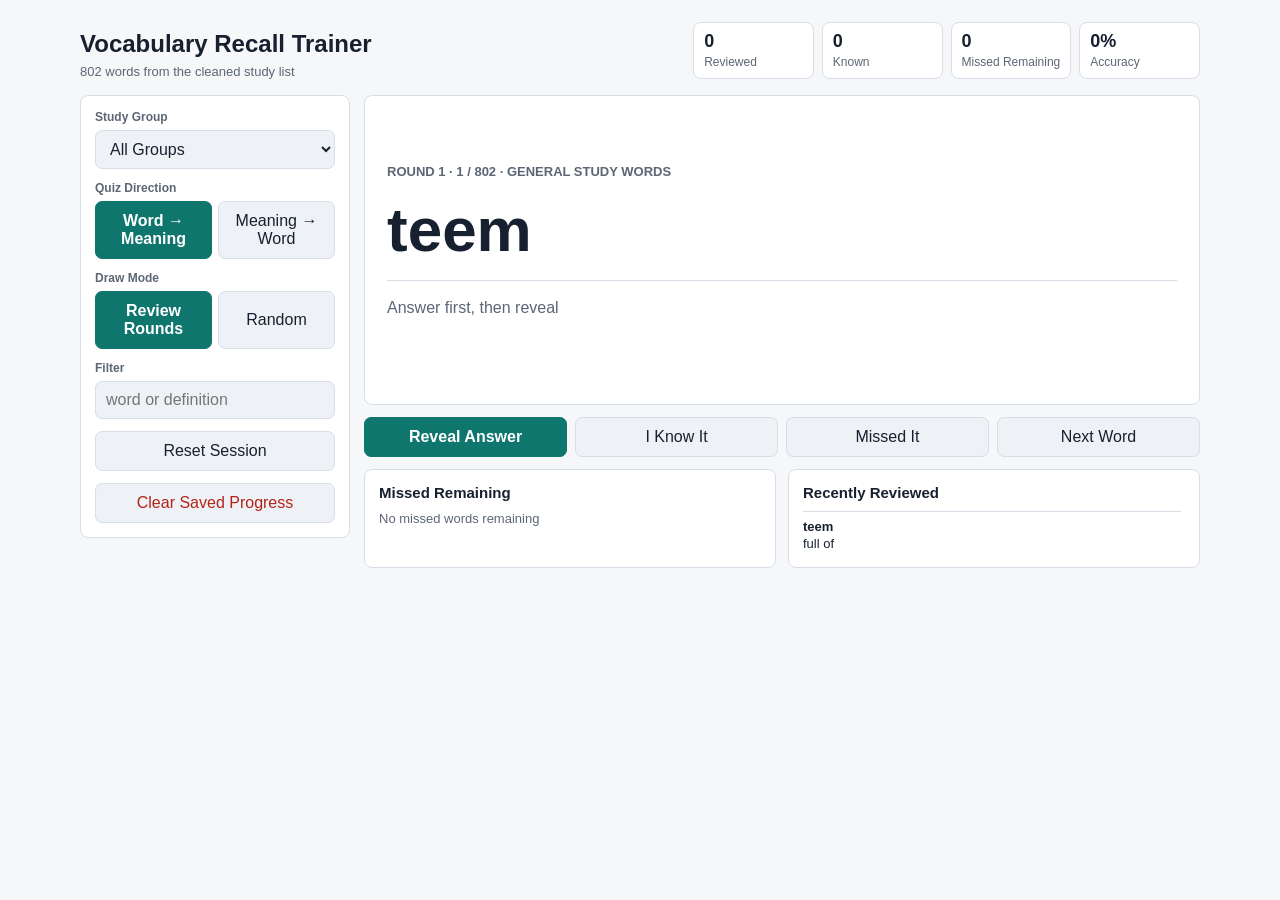
<file: vocab-quiz.html>
<!doctype html>
<html lang="en">
<head>
  <meta charset="utf-8">
  <meta name="viewport" content="width=device-width, initial-scale=1">
  <title>Vocabulary Recall Trainer</title>
  <style>
    :root {
      color-scheme: light dark;
      --bg: light-dark(#f6f7f9, #111318);
      --panel: light-dark(#ffffff, #191d24);
      --panel-2: light-dark(#eef2f7, #232936);
      --text: light-dark(#17202e, #edf1f7);
      --muted: light-dark(#5c6675, #a9b2c1);
      --border: light-dark(#d8dee8, #343c4c);
      --accent: light-dark(#0f766e, #2dd4bf);
      --accent-strong: light-dark(#115e59, #5eead4);
      --danger: light-dark(#b42318, #ff8a80);
      --ok: light-dark(#15803d, #86efac);
      font-family: Arial, Helvetica, sans-serif;
    }
    * { box-sizing: border-box; }
    body {
      margin: 0;
      background: var(--bg);
      color: var(--text);
      min-height: 100vh;
    }
    .app {
      width: min(1120px, calc(100vw - 28px));
      margin: 0 auto;
      padding: 22px 0 28px;
    }
    header {
      display: flex;
      align-items: end;
      justify-content: space-between;
      gap: 16px;
      margin-bottom: 16px;
    }
    h1 {
      margin: 0;
      font-size: 24px;
      line-height: 1.2;
      letter-spacing: 0;
    }
    .sub {
      margin-top: 5px;
      color: var(--muted);
      font-size: 13px;
    }
    .stats {
      display: grid;
      grid-template-columns: repeat(4, minmax(76px, 1fr));
      gap: 8px;
      min-width: min(420px, 100%);
    }
    .stat {
      background: var(--panel);
      border: 1px solid var(--border);
      border-radius: 8px;
      padding: 9px 10px;
    }
    .stat b {
      display: block;
      font-size: 18px;
      line-height: 1.1;
    }
    .stat span {
      display: block;
      margin-top: 3px;
      font-size: 12px;
      color: var(--muted);
    }
    .layout {
      display: grid;
      grid-template-columns: 270px 1fr;
      gap: 14px;
      align-items: start;
    }
    .panel {
      background: var(--panel);
      border: 1px solid var(--border);
      border-radius: 8px;
      padding: 14px;
    }
    .controls {
      display: grid;
      gap: 12px;
    }
    label {
      display: block;
      font-size: 12px;
      font-weight: 700;
      color: var(--muted);
      margin-bottom: 6px;
    }
    select, input {
      width: 100%;
      border: 1px solid var(--border);
      background: var(--panel-2);
      color: var(--text);
      border-radius: 7px;
      padding: 9px 10px;
      font: inherit;
    }
    .segmented {
      display: grid;
      grid-template-columns: 1fr 1fr;
      gap: 6px;
    }
    button {
      border: 1px solid var(--border);
      background: var(--panel-2);
      color: var(--text);
      border-radius: 7px;
      padding: 10px 12px;
      font: inherit;
      cursor: pointer;
      min-height: 40px;
    }
    button:hover { border-color: var(--accent); }
    button.active {
      background: var(--accent);
      border-color: var(--accent);
      color: #ffffff;
      font-weight: 700;
    }
    .primary {
      background: var(--accent);
      border-color: var(--accent);
      color: #ffffff;
      font-weight: 700;
    }
    .danger { color: var(--danger); }
    .good { color: var(--ok); }
    .quiz {
      min-height: 440px;
      display: grid;
      gap: 12px;
    }
    .card-main {
      background: var(--panel);
      border: 1px solid var(--border);
      border-radius: 8px;
      padding: 22px;
      min-height: 310px;
      display: grid;
      align-content: center;
      gap: 18px;
    }
    .group {
      color: var(--muted);
      font-size: 13px;
      font-weight: 700;
      text-transform: uppercase;
    }
    .prompt {
      font-size: clamp(30px, 6vw, 62px);
      line-height: 1.05;
      font-weight: 800;
      overflow-wrap: anywhere;
    }
    .prompt.definition {
      font-size: clamp(22px, 3.2vw, 34px);
      line-height: 1.25;
      font-weight: 760;
    }
    .answer {
      border-top: 1px solid var(--border);
      padding-top: 16px;
      color: var(--text);
      font-size: 22px;
      line-height: 1.35;
      min-height: 56px;
      overflow-wrap: anywhere;
    }
    .answer.hidden {
      color: var(--muted);
      font-size: 16px;
    }
    .actions {
      display: grid;
      grid-template-columns: repeat(4, 1fr);
      gap: 8px;
    }
    .history {
      display: grid;
      grid-template-columns: 1fr 1fr;
      gap: 12px;
    }
    .mini h2 {
      margin: 0 0 10px;
      font-size: 15px;
    }
    .list {
      display: grid;
      gap: 6px;
      max-height: 210px;
      overflow: auto;
      padding-right: 4px;
    }
    .item {
      border-top: 1px solid var(--border);
      padding-top: 6px;
      font-size: 13px;
      line-height: 1.35;
    }
    .item b { display: block; }
    .empty {
      color: var(--muted);
      font-size: 13px;
    }
    @media (max-width: 760px) {
      header { display: grid; }
      .stats { grid-template-columns: repeat(2, 1fr); }
      .layout { grid-template-columns: 1fr; }
      .actions { grid-template-columns: 1fr 1fr; }
      .history { grid-template-columns: 1fr; }
      .card-main { padding: 18px; }
    }
  </style>
</head>
<body>
  <main class="app">
    <header>
      <div>
        <h1>Vocabulary Recall Trainer</h1>
        <div class="sub"><span id="deckCount"></span> words from the cleaned study list</div>
      </div>
      <section class="stats" aria-label="Session stats">
        <div class="stat"><b id="seenCount">0</b><span>Reviewed</span></div>
        <div class="stat"><b id="knownCount">0</b><span>Known</span></div>
        <div class="stat" aria-live="polite"><b id="missedCount">0</b><span>Missed Remaining</span></div>
        <div class="stat"><b id="accuracy">0%</b><span>Accuracy</span></div>
      </section>
    </header>
    <section class="layout">
      <aside class="panel controls">
        <div>
          <label for="groupSelect">Study Group</label>
          <select id="groupSelect"></select>
        </div>
        <div>
          <label>Quiz Direction</label>
          <div class="segmented">
            <button type="button" id="modeWord" class="active">Word → Meaning</button>
            <button type="button" id="modeDef">Meaning → Word</button>
          </div>
        </div>
        <div>
          <label>Draw Mode</label>
          <div class="segmented">
            <button type="button" id="drawWeak" class="active">Review Rounds</button>
            <button type="button" id="drawRandom">Random</button>
          </div>
        </div>
        <div>
          <label for="searchBox">Filter</label>
          <input id="searchBox" type="search" placeholder="word or definition">
        </div>
        <button type="button" id="resetSession">Reset Session</button>
        <button type="button" id="resetMemory" class="danger">Clear Saved Progress</button>
      </aside>
      <section class="quiz">
        <article class="card-main" aria-live="polite">
          <div class="group" id="currentGroup"></div>
          <div class="prompt" id="promptText"></div>
          <div class="answer hidden" id="answerText">Answer first, then reveal</div>
        </article>
        <div class="actions">
          <button type="button" id="showAnswer" class="primary">Reveal Answer</button>
          <button type="button" id="knowBtn">I Know It</button>
          <button type="button" id="missBtn">Missed It</button>
          <button type="button" id="nextBtn">Next Word</button>
          <button type="button" id="restartBtn" class="primary" hidden>Start Again</button>
        </div>
        <section class="history">
          <div class="panel mini">
            <h2>Missed Remaining</h2>
            <div class="list" id="missedList"></div>
          </div>
          <div class="panel mini">
            <h2>Recently Reviewed</h2>
            <div class="list" id="recentList"></div>
          </div>
        </section>
      </section>
    </section>
  </main>
  <script>
    const WORDS = [{"group":"Agreement, Law, And Rules","word":"accommodation","definition":"compromise","original":""},{"group":"Agreement, Law, And Rules","word":"acquit","definition":"declare not guilty","original":""},{"group":"Agreement, Law, And Rules","word":"approbation","definition":"approval; praise","original":""},{"group":"Agreement, Law, And Rules","word":"breach","definition":"disobey","original":""},{"group":"Agreement, Law, And Rules","word":"cast","definition":"vote","original":""},{"group":"Agreement, Law, And Rules","word":"concede","definition":"admit","original":""},{"group":"Agreement, Law, And Rules","word":"condone","definition":"forgive","original":""},{"group":"Agreement, Law, And Rules","word":"consensus","definition":"general agreement","original":""},{"group":"Agreement, Law, And Rules","word":"default","definition":"failure to act; preset option","original":""},{"group":"Agreement, Law, And Rules","word":"enactment","definition":"passing into law; performance","original":""},{"group":"Agreement, Law, And Rules","word":"illicit","definition":"illegal","original":""},{"group":"Agreement, Law, And Rules","word":"infraction","definition":"violation; breach","original":""},{"group":"Agreement, Law, And Rules","word":"levy","definition":"impose or collect a tax","original":""},{"group":"Agreement, Law, And Rules","word":"mandate","definition":"official order; authority","original":""},{"group":"Agreement, Law, And Rules","word":"perpetrate","definition":"commit crime","original":""},{"group":"Agreement, Law, And Rules","word":"prescribe","definition":"order; recommend officially","original":""},{"group":"Agreement, Law, And Rules","word":"ratify","definition":"formally approve","original":""},{"group":"Agreement, Law, And Rules","word":"reprieve","definition":"temporary relief; delay of punishment","original":""},{"group":"Agreement, Law, And Rules","word":"seditious","definition":"inciting rebellion","original":""},{"group":"Agreement, Law, And Rules","word":"signatory","definition":"signer","original":""},{"group":"Agreement, Law, And Rules","word":"suffrage","definition":"voting right","original":""},{"group":"Agreement, Law, And Rules","word":"transgression","definition":"violation; offense","original":""},{"group":"Agreement, Law, And Rules","word":"treason","definition":"betrayal of one's country","original":""},{"group":"Agreement, Law, And Rules","word":"warrant","definition":"justify; authorization","original":""},{"group":"Appearance, Sound, And Senses","word":"bosom","definition":"chest","original":""},{"group":"Appearance, Sound, And Senses","word":"brow","definition":"forehead; edge of a hill","original":""},{"group":"Appearance, Sound, And Senses","word":"countenance","definition":"face","original":""},{"group":"Appearance, Sound, And Senses","word":"dainty","definition":"delicate and tiny","original":""},{"group":"Appearance, Sound, And Senses","word":"deface","definition":"destroy face","original":""},{"group":"Appearance, Sound, And Senses","word":"delectable","definition":"delicious","original":""},{"group":"Appearance, Sound, And Senses","word":"downy","definition":"fluffy","original":""},{"group":"Appearance, Sound, And Senses","word":"dulcet","definition":"melodic","original":""},{"group":"Appearance, Sound, And Senses","word":"dusky","definition":"dim","original":""},{"group":"Appearance, Sound, And Senses","word":"fragrant","definition":"redolent","original":""},{"group":"Appearance, Sound, And Senses","word":"lurid","definition":"shocking; sensational; vivid","original":""},{"group":"Appearance, Sound, And Senses","word":"olfactory","definition":"about nose","original":""},{"group":"Appearance, Sound, And Senses","word":"palpable","definition":"perceivable","original":""},{"group":"Appearance, Sound, And Senses","word":"pungent","definition":"sharp-smelling or sharp-tasting","original":""},{"group":"Appearance, Sound, And Senses","word":"shaggy","definition":"fluffy/untidy","original":""},{"group":"Appearance, Sound, And Senses","word":"sonorous","definition":"deep and resonant","original":""},{"group":"Appearance, Sound, And Senses","word":"spindly","definition":"long, thin, and weak","original":""},{"group":"Appearance, Sound, And Senses","word":"striking","definition":"attractive","original":""},{"group":"Appearance, Sound, And Senses","word":"stroke","definition":"try/touch/draw","original":""},{"group":"Appearance, Sound, And Senses","word":"subtle","definition":"delicate; not obvious","original":""},{"group":"Appearance, Sound, And Senses","word":"tactile","definition":"tangible","original":""},{"group":"Appearance, Sound, And Senses","word":"telegenic","definition":"attractive on television","original":""},{"group":"Appearance, Sound, And Senses","word":"viscous","definition":"sticky","original":""},{"group":"Character And Behavior","word":"appropriate","definition":"suitable; take for one's own","original":""},{"group":"Character And Behavior","word":"apt","definition":"likely; suitable","original":""},{"group":"Character And Behavior","word":"bedraggled","definition":"wet, limp, and untidy","original":""},{"group":"Character And Behavior","word":"boorish","definition":"rude","original":""},{"group":"Character And Behavior","word":"candor","definition":"honesty; frankness","original":""},{"group":"Character And Behavior","word":"capricious","definition":"random","original":""},{"group":"Character And Behavior","word":"cavalier","definition":"dismissive; offhand","original":""},{"group":"Character And Behavior","word":"complacent","definition":"self-satisfied; uncritically confident","original":""},{"group":"Character And Behavior","word":"conscientious","definition":"responsible","original":""},{"group":"Character And Behavior","word":"docile","definition":"easily managed; submissive","original":""},{"group":"Character And Behavior","word":"fallacy","definition":"fault","original":""},{"group":"Character And Behavior","word":"foible","definition":"fault","original":""},{"group":"Character And Behavior","word":"forthrightness","definition":"directness; honesty","original":""},{"group":"Character And Behavior","word":"gallant","definition":"brave","original":""},{"group":"Character And Behavior","word":"haphazard","definition":"random; disorderly","original":""},{"group":"Character And Behavior","word":"intrepid","definition":"brave","original":""},{"group":"Character And Behavior","word":"obdurate","definition":"stubborn","original":""},{"group":"Character And Behavior","word":"offhand","definition":"casual","original":""},{"group":"Character And Behavior","word":"pesky","definition":"annoying","original":""},{"group":"Character And Behavior","word":"pragmatic","definition":"practical","original":""},{"group":"Character And Behavior","word":"punctilious","definition":"meticulous","original":""},{"group":"Character And Behavior","word":"rash","definition":"reckless; skin eruption","original":""},{"group":"Character And Behavior","word":"recalcitrant","definition":"stubbornly resistant","original":""},{"group":"Character And Behavior","word":"reticent","definition":"reserved; quiet","original":""},{"group":"Character And Behavior","word":"self-effacement","definition":"humble","original":""},{"group":"Character And Behavior","word":"sensible","definition":"practical; reasonable","original":""},{"group":"Character And Behavior","word":"slovenly","definition":"untidy","original":""},{"group":"Character And Behavior","word":"stalwart","definition":"reliable","original":""},{"group":"Character And Behavior","word":"supercilious","definition":"arrogant","original":""},{"group":"Character And Behavior","word":"tenable","definition":"defensible; reasonable","original":""},{"group":"Character And Behavior","word":"torpid","definition":"sluggish","original":""},{"group":"Character And Behavior","word":"valiant","definition":"brave","original":""},{"group":"Criticism, Mockery, And Conflict","word":"animosity","definition":"enmity","original":""},{"group":"Criticism, Mockery, And Conflict","word":"banter","definition":"joke","original":""},{"group":"Criticism, Mockery, And Conflict","word":"brawl","definition":"fight","original":""},{"group":"Criticism, Mockery, And Conflict","word":"castigate","definition":"criticize","original":""},{"group":"Criticism, Mockery, And Conflict","word":"caustic","definition":"corrode/mean","original":""},{"group":"Criticism, Mockery, And Conflict","word":"censure","definition":"blame","original":""},{"group":"Criticism, Mockery, And Conflict","word":"decry","definition":"denounce","original":""},{"group":"Criticism, Mockery, And Conflict","word":"denigrate","definition":"belittle","original":""},{"group":"Criticism, Mockery, And Conflict","word":"deride","definition":"mock","original":""},{"group":"Criticism, Mockery, And Conflict","word":"detractor","definition":"critic; disparager","original":""},{"group":"Criticism, Mockery, And Conflict","word":"disparage","definition":"belittle","original":""},{"group":"Criticism, Mockery, And Conflict","word":"dwarf","definition":"belittle","original":""},{"group":"Criticism, Mockery, And Conflict","word":"feud","definition":"hatred","original":""},{"group":"Criticism, Mockery, And Conflict","word":"nemesis","definition":"opponent","original":""},{"group":"Criticism, Mockery, And Conflict","word":"pan","definition":"criticize","original":""},{"group":"Criticism, Mockery, And Conflict","word":"parody","definition":"mimic","original":""},{"group":"Criticism, Mockery, And Conflict","word":"pun","definition":"two in one","original":""},{"group":"Criticism, Mockery, And Conflict","word":"rebuke","definition":"reprimand/blame","original":""},{"group":"Criticism, Mockery, And Conflict","word":"repulse","definition":"drive back; disgust","original":""},{"group":"Criticism, Mockery, And Conflict","word":"satire","definition":"sarcastic","original":""},{"group":"Criticism, Mockery, And Conflict","word":"scathing","definition":"harsh; severe","original":""},{"group":"Criticism, Mockery, And Conflict","word":"sordid","definition":"dirty; morally low","original":""},{"group":"Criticism, Mockery, And Conflict","word":"stricture","definition":"restriction; severe criticism","original":""},{"group":"Deceit, Secrecy, And Artificiality","word":"artifice","definition":"contrivance","original":""},{"group":"Deceit, Secrecy, And Artificiality","word":"belie","definition":"contradict; give a false impression","original":""},{"group":"Deceit, Secrecy, And Artificiality","word":"bionic","definition":"artificial device to simulate animal biology","original":""},{"group":"Deceit, Secrecy, And Artificiality","word":"clandestine","definition":"secretive","original":""},{"group":"Deceit, Secrecy, And Artificiality","word":"contrived","definition":"artificial; forced","original":"contived"},{"group":"Deceit, Secrecy, And Artificiality","word":"counterfeit","definition":"fake","original":""},{"group":"Deceit, Secrecy, And Artificiality","word":"devious","definition":"sly","original":""},{"group":"Deceit, Secrecy, And Artificiality","word":"dupe","definition":"trick; deceive","original":""},{"group":"Deceit, Secrecy, And Artificiality","word":"feign","definition":"fake","original":""},{"group":"Deceit, Secrecy, And Artificiality","word":"fictitious","definition":"fictional","original":""},{"group":"Deceit, Secrecy, And Artificiality","word":"finesse","definition":"trick","original":"finess"},{"group":"Deceit, Secrecy, And Artificiality","word":"forge","definition":"fake","original":""},{"group":"Deceit, Secrecy, And Artificiality","word":"gimmick","definition":"trick; attention-getting device","original":""},{"group":"Deceit, Secrecy, And Artificiality","word":"guile","definition":"deceitful cleverness","original":""},{"group":"Deceit, Secrecy, And Artificiality","word":"hoax","definition":"lie","original":""},{"group":"Deceit, Secrecy, And Artificiality","word":"knack","definition":"trick","original":""},{"group":"Deceit, Secrecy, And Artificiality","word":"spurious","definition":"fake","original":""},{"group":"Deceit, Secrecy, And Artificiality","word":"surreptitious","definition":"secretly","original":""},{"group":"Deceit, Secrecy, And Artificiality","word":"ulterior","definition":"hidden","original":""},{"group":"Deceit, Secrecy, And Artificiality","word":"weep","definition":"fake weep","original":"beweep"},{"group":"Desire, Appeal, And Motivation","word":"allure","definition":"attract","original":""},{"group":"Desire, Appeal, And Motivation","word":"beckon","definition":"summon","original":""},{"group":"Desire, Appeal, And Motivation","word":"covet","definition":"want","original":""},{"group":"Desire, Appeal, And Motivation","word":"enthralling","definition":"attracting","original":""},{"group":"Desire, Appeal, And Motivation","word":"entice","definition":"attract","original":""},{"group":"Desire, Appeal, And Motivation","word":"entreat","definition":"beg","original":""},{"group":"Desire, Appeal, And Motivation","word":"exhilarate","definition":"excite","original":""},{"group":"Desire, Appeal, And Motivation","word":"impetus","definition":"motivation","original":""},{"group":"Desire, Appeal, And Motivation","word":"implore","definition":"beg","original":""},{"group":"Desire, Appeal, And Motivation","word":"mesmerizing","definition":"attracting","original":""},{"group":"Desire, Appeal, And Motivation","word":"prime","definition":"stimulate","original":""},{"group":"Desire, Appeal, And Motivation","word":"spur","definition":"stimulate","original":""},{"group":"Desire, Appeal, And Motivation","word":"whet","definition":"sharpen; stimulate","original":""},{"group":"Desire, Appeal, And Motivation","word":"yearn","definition":"longing","original":""},{"group":"Emotion And Temperament","word":"allay","definition":"calm; relieve","original":""},{"group":"Emotion And Temperament","word":"ardent","definition":"passionate; fervent","original":""},{"group":"Emotion And Temperament","word":"bliss","definition":"happiness; pleasure","original":""},{"group":"Emotion And Temperament","word":"consternation","definition":"fear","original":""},{"group":"Emotion And Temperament","word":"convivial","definition":"joyful","original":""},{"group":"Emotion And Temperament","word":"daze","definition":"zone out","original":""},{"group":"Emotion And Temperament","word":"demonstrative","definition":"openly showing feeling","original":""},{"group":"Emotion And Temperament","word":"discontent","definition":"dissatisfied","original":""},{"group":"Emotion And Temperament","word":"dishearten","definition":"disappoint","original":""},{"group":"Emotion And Temperament","word":"equanimity","definition":"calm","original":""},{"group":"Emotion And Temperament","word":"fervent","definition":"passionate","original":""},{"group":"Emotion And Temperament","word":"foreboding","definition":"sense of coming trouble","original":""},{"group":"Emotion And Temperament","word":"gratification","definition":"satisfaction; pleasure","original":""},{"group":"Emotion And Temperament","word":"grogginess","definition":"drowsiness; dazed feeling","original":""},{"group":"Emotion And Temperament","word":"instill","definition":"gradually implant an idea or feeling","original":""},{"group":"Emotion And Temperament","word":"jaded","definition":"tired","original":""},{"group":"Emotion And Temperament","word":"livid","definition":"furious","original":""},{"group":"Emotion And Temperament","word":"mirth","definition":"happiness","original":""},{"group":"Emotion And Temperament","word":"penitent","definition":"repentant; remorseful","original":""},{"group":"Emotion And Temperament","word":"qualm","definition":"worry","original":""},{"group":"Emotion And Temperament","word":"reverence","definition":"awe","original":""},{"group":"Emotion And Temperament","word":"ruefully","definition":"sadly","original":""},{"group":"Emotion And Temperament","word":"sentiment","definition":"point of view/emotion","original":""},{"group":"Emotion And Temperament","word":"solace","definition":"comfort","original":""},{"group":"Emotion And Temperament","word":"stupor","definition":"coma","original":""},{"group":"Emotion And Temperament","word":"temperament","definition":"disposition","original":""},{"group":"Emotion And Temperament","word":"tinge","definition":"slight trace of color or feeling","original":""},{"group":"Emotion And Temperament","word":"weary","definition":"tired","original":""},{"group":"Emotion And Temperament","word":"wretched","definition":"sad","original":""},{"group":"Emotion And Temperament","word":"zeal","definition":"passion","original":""},{"group":"General Study Words","word":"adverse","definition":"disadvantageous","original":""},{"group":"General Study Words","word":"agent","definition":"active substance; representative","original":""},{"group":"General Study Words","word":"akin","definition":"similar","original":""},{"group":"General Study Words","word":"assimilate","definition":"absorb; integrate","original":""},{"group":"General Study Words","word":"averse","definition":"strongly opposed","original":""},{"group":"General Study Words","word":"balmy","definition":"gentle","original":""},{"group":"General Study Words","word":"banal","definition":"ordinary; clichéd","original":""},{"group":"General Study Words","word":"bask","definition":"shower/enjoy","original":""},{"group":"General Study Words","word":"behold","definition":"see","original":""},{"group":"General Study Words","word":"benign","definition":"gentle","original":""},{"group":"General Study Words","word":"bland","definition":"boring","original":""},{"group":"General Study Words","word":"blatantly","definition":"openly; obviously","original":""},{"group":"General Study Words","word":"blemish","definition":"taint","original":""},{"group":"General Study Words","word":"boast","definition":"brag; possess proudly","original":""},{"group":"General Study Words","word":"bound","definition":"heading toward; certain to","original":""},{"group":"General Study Words","word":"captivity","definition":"locked","original":""},{"group":"General Study Words","word":"categorical","definition":"absolute","original":""},{"group":"General Study Words","word":"catharsis","definition":"emotional release","original":""},{"group":"General Study Words","word":"cathartic","definition":"emotionally cleansing; purgative","original":"catharic"},{"group":"General Study Words","word":"cede","definition":"relinquish","original":""},{"group":"General Study Words","word":"chafe","definition":"rub painfully; irritate","original":""},{"group":"General Study Words","word":"coagulate","definition":"freeze","original":""},{"group":"General Study Words","word":"compact","definition":"tightly connected","original":""},{"group":"General Study Words","word":"concerted","definition":"coordinated; jointly planned","original":""},{"group":"General Study Words","word":"conciliatory","definition":"intended to placate","original":"concillatory"},{"group":"General Study Words","word":"courtship","definition":"wooing","original":""},{"group":"General Study Words","word":"crisscross","definition":"crossmoving","original":""},{"group":"General Study Words","word":"crude","definition":"raw","original":""},{"group":"General Study Words","word":"cuisine","definition":"style of cooking","original":""},{"group":"General Study Words","word":"daunting","definition":"frightening","original":""},{"group":"General Study Words","word":"deed","definition":"action","original":""},{"group":"General Study Words","word":"demur","definition":"argue against","original":""},{"group":"General Study Words","word":"depression","definition":"pit","original":""},{"group":"General Study Words","word":"derivative","definition":"imitative; derived from another source","original":"derivtive"},{"group":"General Study Words","word":"descry","definition":"see","original":""},{"group":"General Study Words","word":"desultory","definition":"aimless","original":""},{"group":"General Study Words","word":"deter","definition":"scare","original":""},{"group":"General Study Words","word":"diabolical","definition":"devil-like","original":""},{"group":"General Study Words","word":"diametrically","definition":"oppositely","original":""},{"group":"General Study Words","word":"disconcerting","definition":"unnerving/perplexing","original":""},{"group":"General Study Words","word":"disinterested","definition":"fair","original":""},{"group":"General Study Words","word":"disparate","definition":"different","original":""},{"group":"General Study Words","word":"dissension","definition":"disagreement; conflict","original":"dissention"},{"group":"General Study Words","word":"dissenter","definition":"one who disagrees","original":""},{"group":"General Study Words","word":"distinction","definition":"difference","original":""},{"group":"General Study Words","word":"douse","definition":"extinguish","original":""},{"group":"General Study Words","word":"downplay","definition":"make seem less important","original":""},{"group":"General Study Words","word":"doze","definition":"nap","original":""},{"group":"General Study Words","word":"dreadful","definition":"frightening","original":""},{"group":"General Study Words","word":"drowse","definition":"doze","original":""},{"group":"General Study Words","word":"dully","definition":"in a dull manner","original":""},{"group":"General Study Words","word":"duly","definition":"appropriately","original":""},{"group":"General Study Words","word":"eccentric","definition":"strange; unusual","original":""},{"group":"General Study Words","word":"eclectic","definition":"deriving ideas from a wide range","original":""},{"group":"General Study Words","word":"eclipse","definition":"dim","original":""},{"group":"General Study Words","word":"elapse","definition":"flow","original":""},{"group":"General Study Words","word":"encroachment","definition":"gradual intrusion","original":"enroachment"},{"group":"General Study Words","word":"enliven","definition":"make interesting","original":""},{"group":"General Study Words","word":"ensconce","definition":"settle","original":""},{"group":"General Study Words","word":"episodic","definition":"occurring in episodes","original":""},{"group":"General Study Words","word":"epitomize","definition":"typical","original":"eptomize"},{"group":"General Study Words","word":"esoteric","definition":"abstruse/profound","original":""},{"group":"General Study Words","word":"estrangement","definition":"isolate/exclude","original":""},{"group":"General Study Words","word":"ethos","definition":"spirit","original":""},{"group":"General Study Words","word":"evince","definition":"show clearly","original":""},{"group":"General Study Words","word":"evocative","definition":"bringing memories or feelings to mind","original":""},{"group":"General Study Words","word":"exacting","definition":"demanding; strict","original":""},{"group":"General Study Words","word":"exile","definition":"banish","original":""},{"group":"General Study Words","word":"exorbitant","definition":"too high","original":""},{"group":"General Study Words","word":"explicable","definition":"explainable","original":""},{"group":"General Study Words","word":"exponent","definition":"proponent","original":""},{"group":"General Study Words","word":"extort","definition":"ransom","original":""},{"group":"General Study Words","word":"extraneous","definition":"irrelevant","original":""},{"group":"General Study Words","word":"extravagant","definition":"excessive; wasteful","original":""},{"group":"General Study Words","word":"facetious","definition":"joking","original":""},{"group":"General Study Words","word":"fateful","definition":"momentous","original":""},{"group":"General Study Words","word":"feat","definition":"achievement","original":""},{"group":"General Study Words","word":"fecal","definition":"relating to feces","original":""},{"group":"General Study Words","word":"felicitous","definition":"fitting","original":""},{"group":"General Study Words","word":"foreground","definition":"emphasize","original":""},{"group":"General Study Words","word":"forgo","definition":"waive","original":""},{"group":"General Study Words","word":"founder","definition":"fail/drown","original":""},{"group":"General Study Words","word":"frigid","definition":"very cold; unemotional","original":""},{"group":"General Study Words","word":"frivolous","definition":"lacking seriousness","original":""},{"group":"General Study Words","word":"fume","definition":"vapor; rage","original":""},{"group":"General Study Words","word":"garner","definition":"glean","original":""},{"group":"General Study Words","word":"generic","definition":"general; not specific","original":""},{"group":"General Study Words","word":"grandiose","definition":"ostentatious/pompous","original":""},{"group":"General Study Words","word":"granted","definition":"although","original":""},{"group":"General Study Words","word":"groom","definition":"tidy up","original":""},{"group":"General Study Words","word":"grudgingly","definition":"unwillingly/reluctantcly","original":""},{"group":"General Study Words","word":"gush","definition":"flood","original":""},{"group":"General Study Words","word":"harbinger","definition":"omen","original":""},{"group":"General Study Words","word":"heed","definition":"attention/conform","original":""},{"group":"General Study Words","word":"hermit","definition":"hider","original":""},{"group":"General Study Words","word":"hew","definition":"cut/carve","original":""},{"group":"General Study Words","word":"hew out","definition":"create","original":""},{"group":"General Study Words","word":"holistic","definition":"overall","original":""},{"group":"General Study Words","word":"hone","definition":"sharpen","original":""},{"group":"General Study Words","word":"hush","definition":"quiet","original":""},{"group":"General Study Words","word":"idiosyncratic","definition":"unique","original":""},{"group":"General Study Words","word":"imbibe","definition":"absorb","original":""},{"group":"General Study Words","word":"immaterial","definition":"unimportant","original":""},{"group":"General Study Words","word":"impervious","definition":"not affected by; not allowing through","original":""},{"group":"General Study Words","word":"implausible","definition":"unbelievable","original":""},{"group":"General Study Words","word":"importunate","definition":"annoyingly persistent","original":""},{"group":"General Study Words","word":"impugn","definition":"doubt","original":""},{"group":"General Study Words","word":"impulsive","definition":"rushing","original":""},{"group":"General Study Words","word":"inadvertently","definition":"unintentionally","original":""},{"group":"General Study Words","word":"inarticulate","definition":"speak unclearly","original":""},{"group":"General Study Words","word":"inception","definition":"start","original":""},{"group":"General Study Words","word":"incessantly","definition":"continuously","original":""},{"group":"General Study Words","word":"indisputable","definition":"undebatable","original":""},{"group":"General Study Words","word":"induction","definition":"formal introduction; inference","original":""},{"group":"General Study Words","word":"ineluctable","definition":"unavoidable","original":""},{"group":"General Study Words","word":"inexorably","definition":"heartlessly/unstoppable","original":""},{"group":"General Study Words","word":"infuse","definition":"fill in","original":""},{"group":"General Study Words","word":"ingenuity","definition":"creativity","original":""},{"group":"General Study Words","word":"ingenuous","definition":"naïve","original":""},{"group":"General Study Words","word":"inherently","definition":"in nature","original":""},{"group":"General Study Words","word":"inquisitive","definition":"curious","original":""},{"group":"General Study Words","word":"instigator","definition":"stimulator","original":""},{"group":"General Study Words","word":"insular","definition":"isolate","original":""},{"group":"General Study Words","word":"intact","definition":"complete","original":""},{"group":"General Study Words","word":"inter","definition":"bury","original":""},{"group":"General Study Words","word":"intercede","definition":"mediate","original":""},{"group":"General Study Words","word":"interject","definition":"interrupt with a remark","original":""},{"group":"General Study Words","word":"interpolate","definition":"insert; estimate between known points","original":""},{"group":"General Study Words","word":"intoxication","definition":"drunkenness; strong excitement","original":""},{"group":"General Study Words","word":"intrinsic","definition":"born with","original":""},{"group":"General Study Words","word":"inure","definition":"become accustomed to","original":""},{"group":"General Study Words","word":"irritable","definition":"easy to get angry","original":""},{"group":"General Study Words","word":"jibe","definition":"agree; fit; mocking remark","original":""},{"group":"General Study Words","word":"kindred","definition":"similar","original":""},{"group":"General Study Words","word":"lank","definition":"skinny","original":""},{"group":"General Study Words","word":"lap","definition":"pat","original":""},{"group":"General Study Words","word":"lash","definition":"strike; whip; tie","original":""},{"group":"General Study Words","word":"latch","definition":"grasp","original":""},{"group":"General Study Words","word":"latent","definition":"potential","original":""},{"group":"General Study Words","word":"legislator","definition":"person who makes laws","original":""},{"group":"General Study Words","word":"lineament","definition":"distinctive feature; facial outline","original":""},{"group":"General Study Words","word":"listlessly","definition":"tiredly","original":""},{"group":"General Study Words","word":"lobby","definition":"persuade","original":""},{"group":"General Study Words","word":"lodging","definition":"temporal accommodation","original":""},{"group":"General Study Words","word":"loom","definition":"appear indistinctly; threaten","original":""},{"group":"General Study Words","word":"loquacious","definition":"elloquent","original":""},{"group":"General Study Words","word":"lore","definition":"myth","original":""},{"group":"General Study Words","word":"lush","definition":"exuberant","original":""},{"group":"General Study Words","word":"magnate","definition":"wealthy person","original":""},{"group":"General Study Words","word":"makeup","definition":"constitution","original":""},{"group":"General Study Words","word":"mania","definition":"frenzy","original":""},{"group":"General Study Words","word":"mannerism","definition":"habit","original":""},{"group":"General Study Words","word":"medial","definition":"middle","original":""},{"group":"General Study Words","word":"mercurial","definition":"variable","original":""},{"group":"General Study Words","word":"mettle","definition":"courage","original":""},{"group":"General Study Words","word":"mime","definition":"mimic","original":""},{"group":"General Study Words","word":"mimetic","definition":"mimic","original":""},{"group":"General Study Words","word":"minutely","definition":"carefully","original":""},{"group":"General Study Words","word":"mortify","definition":"embarrassed","original":""},{"group":"General Study Words","word":"motif","definition":"recurring idea or pattern","original":""},{"group":"General Study Words","word":"munificence","definition":"generosity","original":""},{"group":"General Study Words","word":"myopic","definition":"shortsighted; narrow-minded","original":""},{"group":"General Study Words","word":"nadir","definition":"lowest point","original":""},{"group":"General Study Words","word":"nascent","definition":"newly formed","original":""},{"group":"General Study Words","word":"nebulous","definition":"blurry","original":""},{"group":"General Study Words","word":"nondescript","definition":"normal","original":""},{"group":"General Study Words","word":"notably","definition":"especially","original":""},{"group":"General Study Words","word":"nuance","definition":"subtle difference","original":""},{"group":"General Study Words","word":"nuanced","definition":"carefully considered","original":""},{"group":"General Study Words","word":"nuisance","definition":"annoyance; bother","original":""},{"group":"General Study Words","word":"observant","definition":"watchful; attentive","original":""},{"group":"General Study Words","word":"obviate","definition":"make unnecessary","original":""},{"group":"General Study Words","word":"ostensibly","definition":"seemingly","original":""},{"group":"General Study Words","word":"outlandishly","definition":"oddly","original":""},{"group":"General Study Words","word":"outlook","definition":"point of view","original":""},{"group":"General Study Words","word":"overarching","definition":"comprehensive","original":""},{"group":"General Study Words","word":"overbearing","definition":"domineering","original":""},{"group":"General Study Words","word":"overblown","definition":"exaggerated","original":""},{"group":"General Study Words","word":"overlie","definition":"cover","original":""},{"group":"General Study Words","word":"oversee","definition":"invigilate","original":""},{"group":"General Study Words","word":"overwrought","definition":"over nervous","original":""},{"group":"General Study Words","word":"panacea","definition":"cure-all","original":""},{"group":"General Study Words","word":"paradigm","definition":"model; typical example","original":""},{"group":"General Study Words","word":"paragon","definition":"example","original":""},{"group":"General Study Words","word":"parochial","definition":"narrow","original":""},{"group":"General Study Words","word":"pastoral","definition":"countryside","original":"pastrol"},{"group":"General Study Words","word":"pathos","definition":"quality that evokes pity or sadness","original":""},{"group":"General Study Words","word":"paucity","definition":"lack","original":""},{"group":"General Study Words","word":"pedantic","definition":"nerdy","original":""},{"group":"General Study Words","word":"penchant","definition":"tendency","original":""},{"group":"General Study Words","word":"percolate","definition":"filter/osmosis","original":""},{"group":"General Study Words","word":"perfunctory","definition":"done with little care","original":""},{"group":"General Study Words","word":"persevere","definition":"persist","original":"perserve"},{"group":"General Study Words","word":"pertain","definition":"relate; apply","original":""},{"group":"General Study Words","word":"petrify","definition":"scared","original":""},{"group":"General Study Words","word":"pique","definition":"provoke","original":""},{"group":"General Study Words","word":"pitch","definition":"ground/throw","original":""},{"group":"General Study Words","word":"placate","definition":"appease","original":""},{"group":"General Study Words","word":"placebo","definition":"inactive treatment","original":""},{"group":"General Study Words","word":"plaint","definition":"complaint; lament","original":""},{"group":"General Study Words","word":"pledge","definition":"promise","original":""},{"group":"General Study Words","word":"poignant","definition":"deeply moving; touching","original":"poigant"},{"group":"General Study Words","word":"polymath","definition":"savant","original":""},{"group":"General Study Words","word":"posthumous","definition":"after death","original":""},{"group":"General Study Words","word":"potency","definition":"efficacy","original":""},{"group":"General Study Words","word":"potent","definition":"powerful","original":""},{"group":"General Study Words","word":"precedent","definition":"predated example","original":""},{"group":"General Study Words","word":"precipitate","definition":"cause suddenly; hasten","original":""},{"group":"General Study Words","word":"precipitous","definition":"steep","original":"precipitious"},{"group":"General Study Words","word":"precocious","definition":"premmatured","original":""},{"group":"General Study Words","word":"precursor","definition":"ancestor","original":""},{"group":"General Study Words","word":"preen","definition":"groom oneself; show off","original":""},{"group":"General Study Words","word":"prefatory","definition":"introductory; serving as a preface","original":"prefactory"},{"group":"General Study Words","word":"prefigure","definition":"foreshadow","original":""},{"group":"General Study Words","word":"premeditate","definition":"plan beforehand","original":"premediate"},{"group":"General Study Words","word":"preposterous","definition":"absurd","original":""},{"group":"General Study Words","word":"presage","definition":"omen","original":""},{"group":"General Study Words","word":"prescient","definition":"prophetic/farsighted","original":""},{"group":"General Study Words","word":"presumptuous","definition":"too bold; overstepping","original":""},{"group":"General Study Words","word":"primeval","definition":"primitive","original":"preimeval"},{"group":"General Study Words","word":"prodigal","definition":"wasteful","original":""},{"group":"General Study Words","word":"proffer","definition":"provide","original":""},{"group":"General Study Words","word":"project","definition":"predict","original":""},{"group":"General Study Words","word":"pronghorn","definition":"North American hoofed mammal","original":""},{"group":"General Study Words","word":"prosaic","definition":"boring/comman","original":""},{"group":"General Study Words","word":"prospect","definition":"potential","original":""},{"group":"General Study Words","word":"protrude","definition":"reach out","original":""},{"group":"General Study Words","word":"provincial","definition":"narrow-minded","original":""},{"group":"General Study Words","word":"prowl","definition":"sneak","original":""},{"group":"General Study Words","word":"queer","definition":"weird","original":""},{"group":"General Study Words","word":"quench","definition":"extinguish/douse","original":""},{"group":"General Study Words","word":"quintessential","definition":"typical","original":""},{"group":"General Study Words","word":"ramification","definition":"result","original":"ramificaition"},{"group":"General Study Words","word":"realm","definition":"domain","original":""},{"group":"General Study Words","word":"reckoning","definition":"calculating","original":""},{"group":"General Study Words","word":"recoup","definition":"regain/reimbursed","original":""},{"group":"General Study Words","word":"recreation","definition":"entertainment","original":""},{"group":"General Study Words","word":"register","definition":"show","original":""},{"group":"General Study Words","word":"relinquish","definition":"give up","original":"relingquish"},{"group":"General Study Words","word":"remediable","definition":"rectifiable","original":""},{"group":"General Study Words","word":"rendition","definition":"performance","original":""},{"group":"General Study Words","word":"renounce","definition":"give up","original":""},{"group":"General Study Words","word":"renunciation","definition":"give up","original":""},{"group":"General Study Words","word":"repine","definition":"complain; feel discontented","original":""},{"group":"General Study Words","word":"repose","definition":"rest","original":""},{"group":"General Study Words","word":"rescind","definition":"cancel","original":"recscind"},{"group":"General Study Words","word":"resigned","definition":"accepting something unpleasant","original":""},{"group":"General Study Words","word":"resourceful","definition":"clever; skillful","original":""},{"group":"General Study Words","word":"reverberate","definition":"echo","original":""},{"group":"General Study Words","word":"revolt","definition":"resist","original":""},{"group":"General Study Words","word":"righteousness","definition":"justice","original":""},{"group":"General Study Words","word":"rote","definition":"memorizing repetitively","original":""},{"group":"General Study Words","word":"salutary","definition":"beneficial; healthful","original":""},{"group":"General Study Words","word":"sanctuary","definition":"shield","original":"sancutuary"},{"group":"General Study Words","word":"sanguine","definition":"optimistic","original":""},{"group":"General Study Words","word":"saturate","definition":"soak","original":""},{"group":"General Study Words","word":"savvy","definition":"prudent","original":""},{"group":"General Study Words","word":"scrawl","definition":"doodle","original":""},{"group":"General Study Words","word":"seclusion","definition":"isolation","original":""},{"group":"General Study Words","word":"seep","definition":"ooze slowly","original":""},{"group":"General Study Words","word":"segregation","definition":"separation of groups","original":""},{"group":"General Study Words","word":"seminal","definition":"highly influential; original","original":""},{"group":"General Study Words","word":"sequester","definition":"quarantine","original":""},{"group":"General Study Words","word":"serene","definition":"peaceful","original":""},{"group":"General Study Words","word":"serpentine","definition":"sinuous","original":""},{"group":"General Study Words","word":"shorthand","definition":"quick notes","original":""},{"group":"General Study Words","word":"shrewd","definition":"sharp and clever; skillful","original":""},{"group":"General Study Words","word":"shroud","definition":"cover","original":""},{"group":"General Study Words","word":"singular","definition":"special","original":""},{"group":"General Study Words","word":"siphon","definition":"draw off through a tube; divert","original":""},{"group":"General Study Words","word":"skew","definition":"twist","original":""},{"group":"General Study Words","word":"slant","definition":"tendency","original":""},{"group":"General Study Words","word":"slapstick","definition":"physical, exaggerated comedy","original":""},{"group":"General Study Words","word":"slight","definition":"ignore","original":""},{"group":"General Study Words","word":"smudge","definition":"make dirty","original":""},{"group":"General Study Words","word":"snare","definition":"trap","original":""},{"group":"General Study Words","word":"snippet","definition":"cut","original":""},{"group":"General Study Words","word":"sociable","definition":"amiable","original":""},{"group":"General Study Words","word":"specious","definition":"seem true while not","original":""},{"group":"General Study Words","word":"speck","definition":"dots","original":""},{"group":"General Study Words","word":"spurt","definition":"explode","original":""},{"group":"General Study Words","word":"squander","definition":"waste","original":""},{"group":"General Study Words","word":"stamina","definition":"resilience","original":""},{"group":"General Study Words","word":"steep","definition":"immerse","original":""},{"group":"General Study Words","word":"sterol","definition":"type of organic lipid, such as cholesterol","original":""},{"group":"General Study Words","word":"stilted","definition":"rigid","original":""},{"group":"General Study Words","word":"straddle","definition":"sit or stand across","original":""},{"group":"General Study Words","word":"strain","definition":"melody/breed","original":""},{"group":"General Study Words","word":"strident","definition":"jarring","original":""},{"group":"General Study Words","word":"strike","definition":"hit; impress; reach suddenly","original":""},{"group":"General Study Words","word":"stringent","definition":"harsh; severe","original":""},{"group":"General Study Words","word":"strip","definition":"comic","original":""},{"group":"General Study Words","word":"submissiveness","definition":"conformity","original":""},{"group":"General Study Words","word":"subsume","definition":"included","original":""},{"group":"General Study Words","word":"succumb","definition":"yield; die from","original":""},{"group":"General Study Words","word":"suffice","definition":"be enough","original":""},{"group":"General Study Words","word":"sullenness","definition":"upset","original":"sulleness"},{"group":"General Study Words","word":"sultry","definition":"stifling","original":""},{"group":"General Study Words","word":"suspicion","definition":"doubt; mistrust","original":""},{"group":"General Study Words","word":"swoon","definition":"revel","original":""},{"group":"General Study Words","word":"teem","definition":"full of","original":""},{"group":"General Study Words","word":"tellingly","definition":"revealingly; significantly","original":""},{"group":"General Study Words","word":"tenacious","definition":"determined/clinging/retentive","original":""},{"group":"General Study Words","word":"tend","definition":"take care of","original":""},{"group":"General Study Words","word":"tenuous","definition":"uncertain","original":""},{"group":"General Study Words","word":"tepid","definition":"lukewarm/warmish","original":""},{"group":"General Study Words","word":"tint","definition":"colored","original":""},{"group":"General Study Words","word":"toggle","definition":"swap","original":""},{"group":"General Study Words","word":"toll","definition":"cost","original":""},{"group":"General Study Words","word":"torpor","definition":"sluggishness; inactivity","original":""},{"group":"General Study Words","word":"trample","definition":"step","original":""},{"group":"General Study Words","word":"transpire","definition":"happen; become known","original":""},{"group":"General Study Words","word":"trifling","definition":"trivial","original":"trifiling"},{"group":"General Study Words","word":"triteness/trite","definition":"cliché","original":""},{"group":"General Study Words","word":"trophic","definition":"nutritional","original":""},{"group":"General Study Words","word":"truncate","definition":"cut","original":""},{"group":"General Study Words","word":"tutelage","definition":"tutoring","original":""},{"group":"General Study Words","word":"unblemished","definition":"perfect","original":""},{"group":"General Study Words","word":"undulate","definition":"waving","original":""},{"group":"General Study Words","word":"unfettered","definition":"unrestricted","original":""},{"group":"General Study Words","word":"ungainly","definition":"awkward; clumsy","original":""},{"group":"General Study Words","word":"unobtrusive","definition":"unobvious","original":""},{"group":"General Study Words","word":"unravel","definition":"untangle","original":""},{"group":"General Study Words","word":"unwind","definition":"relax","original":""},{"group":"General Study Words","word":"upend","definition":"subvert","original":""},{"group":"General Study Words","word":"uproarious","definition":"noisy","original":""},{"group":"General Study Words","word":"upstart","definition":"parvenu/Arriviste","original":""},{"group":"General Study Words","word":"vacillate","definition":"waver; be indecisive","original":""},{"group":"General Study Words","word":"vaudeville","definition":"funny comedy","original":""},{"group":"General Study Words","word":"vaunt","definition":"brag","original":""},{"group":"General Study Words","word":"vehement","definition":"strong","original":""},{"group":"General Study Words","word":"vet","definition":"scrutinize","original":""},{"group":"General Study Words","word":"vibrant","definition":"active","original":""},{"group":"General Study Words","word":"vicariously","definition":"indirectly","original":""},{"group":"General Study Words","word":"vices","definition":"bad habits; immoral practices","original":""},{"group":"General Study Words","word":"visceral","definition":"instinctive; deeply felt","original":""},{"group":"General Study Words","word":"volition","definition":"will","original":""},{"group":"General Study Words","word":"volitional","definition":"done by choice; willful","original":"colitional"},{"group":"General Study Words","word":"warranted","definition":"necessary","original":""},{"group":"General Study Words","word":"wayward","definition":"headstrong","original":""},{"group":"General Study Words","word":"winding","definition":"sinuous","original":""},{"group":"General Study Words","word":"winnow","definition":"sift","original":""},{"group":"General Study Words","word":"withal","definition":"also","original":""},{"group":"General Study Words","word":"withstand","definition":"tolerate","original":""},{"group":"General Study Words","word":"wreak","definition":"cause; inflict","original":""},{"group":"General Study Words","word":"zenith","definition":"apex","original":""},{"group":"Groups, Society, And People","word":"affiliate","definition":"subordinate organisation","original":""},{"group":"Groups, Society, And People","word":"camaraderie","definition":"friendship","original":""},{"group":"Groups, Society, And People","word":"clan","definition":"family group","original":""},{"group":"Groups, Society, And People","word":"clergyperson","definition":"leader of religious group","original":""},{"group":"Groups, Society, And People","word":"cohort","definition":"group","original":""},{"group":"Groups, Society, And People","word":"constellation","definition":"group","original":""},{"group":"Groups, Society, And People","word":"denizen","definition":"local","original":""},{"group":"Groups, Society, And People","word":"guild","definition":"union","original":""},{"group":"Groups, Society, And People","word":"horde","definition":"group","original":""},{"group":"Groups, Society, And People","word":"legion","definition":"very many; large group","original":""},{"group":"Groups, Society, And People","word":"oligarchy","definition":"elite group dominated","original":""},{"group":"Groups, Society, And People","word":"patriarchy","definition":"men dominated","original":""},{"group":"Groups, Society, And People","word":"populace","definition":"the general public","original":""},{"group":"Groups, Society, And People","word":"solidarity","definition":"cohesion","original":""},{"group":"Groups, Society, And People","word":"tact","definition":"skill in dealing with people","original":""},{"group":"Groups, Society, And People","word":"throng","definition":"gather","original":""},{"group":"Growth, Decline, And Change","word":"abatement","definition":"reduction; lessening","original":""},{"group":"Growth, Decline, And Change","word":"assuage","definition":"ease","original":""},{"group":"Growth, Decline, And Change","word":"atrophy","definition":"shrivel","original":""},{"group":"Growth, Decline, And Change","word":"attrition","definition":"gradual reduction","original":""},{"group":"Growth, Decline, And Change","word":"burgeon","definition":"grow rapidly; flourish","original":""},{"group":"Growth, Decline, And Change","word":"cessation","definition":"stop","original":""},{"group":"Growth, Decline, And Change","word":"culminate","definition":"at climax/ended","original":""},{"group":"Growth, Decline, And Change","word":"debilitate","definition":"weaken","original":""},{"group":"Growth, Decline, And Change","word":"deteriorate","definition":"worsen","original":""},{"group":"Growth, Decline, And Change","word":"disseminate","definition":"spread","original":""},{"group":"Growth, Decline, And Change","word":"dwindle","definition":"shrink","original":""},{"group":"Growth, Decline, And Change","word":"morph","definition":"transform","original":""},{"group":"Growth, Decline, And Change","word":"proliferation","definition":"spread","original":""},{"group":"Growth, Decline, And Change","word":"resurgence","definition":"revival; renewed increase","original":""},{"group":"Growth, Decline, And Change","word":"stagnant","definition":"paused","original":""},{"group":"Growth, Decline, And Change","word":"stall","definition":"delay; stop temporarily","original":""},{"group":"Growth, Decline, And Change","word":"subside","definition":"ease","original":""},{"group":"Growth, Decline, And Change","word":"surge","definition":"increase","original":""},{"group":"Growth, Decline, And Change","word":"taper","definition":"shrink","original":""},{"group":"Growth, Decline, And Change","word":"upheaval","definition":"big change","original":""},{"group":"Growth, Decline, And Change","word":"virality","definition":"rapid spread, especially online","original":""},{"group":"Growth, Decline, And Change","word":"wane","definition":"weaken","original":""},{"group":"Growth, Decline, And Change","word":"wilt","definition":"wither","original":""},{"group":"Hardship, Harm, And Poverty","word":"adversity","definition":"dilemma","original":""},{"group":"Hardship, Harm, And Poverty","word":"afloat","definition":"financially solvent","original":""},{"group":"Hardship, Harm, And Poverty","word":"aggrieve","definition":"hurt","original":""},{"group":"Hardship, Harm, And Poverty","word":"annihilate","definition":"destroy","original":"annihlate"},{"group":"Hardship, Harm, And Poverty","word":"arduous","definition":"hard","original":""},{"group":"Hardship, Harm, And Poverty","word":"bane","definition":"curse/scourge/nemesis/affliction/blight","original":""},{"group":"Hardship, Harm, And Poverty","word":"bleak","definition":"desolate","original":""},{"group":"Hardship, Harm, And Poverty","word":"decrepit","definition":"dilapidated","original":""},{"group":"Hardship, Harm, And Poverty","word":"deleterious","definition":"harmful","original":""},{"group":"Hardship, Harm, And Poverty","word":"destitute","definition":"inverse/poor","original":""},{"group":"Hardship, Harm, And Poverty","word":"dilapidated","definition":"ramshackle/decrepit","original":""},{"group":"Hardship, Harm, And Poverty","word":"diligence","definition":"diligence; hard work","original":""},{"group":"Hardship, Harm, And Poverty","word":"dire","definition":"extremely serious; urgent","original":""},{"group":"Hardship, Harm, And Poverty","word":"flimsy","definition":"fragile","original":"filmsy"},{"group":"Hardship, Harm, And Poverty","word":"gravitas","definition":"serious dignity","original":""},{"group":"Hardship, Harm, And Poverty","word":"grievous","definition":"serious; causing grief","original":""},{"group":"Hardship, Harm, And Poverty","word":"imperative","definition":"necessary/in urgent","original":""},{"group":"Hardship, Harm, And Poverty","word":"impoverish","definition":"make barren","original":""},{"group":"Hardship, Harm, And Poverty","word":"industrious","definition":"diligence; hard work","original":""},{"group":"Hardship, Harm, And Poverty","word":"lousy","definition":"poor; unpleasant","original":""},{"group":"Hardship, Harm, And Poverty","word":"malady","definition":"sickness","original":""},{"group":"Hardship, Harm, And Poverty","word":"mar","definition":"destroy","original":""},{"group":"Hardship, Harm, And Poverty","word":"mightily","definition":"diligence; hard work/very","original":""},{"group":"Hardship, Harm, And Poverty","word":"pernicious","definition":"toxic","original":""},{"group":"Hardship, Harm, And Poverty","word":"persecute","definition":"harm","original":"persecure"},{"group":"Hardship, Harm, And Poverty","word":"spare","definition":"don't harm/save","original":""},{"group":"Hardship, Harm, And Poverty","word":"spoil","definition":"ruin; pamper too much","original":""},{"group":"Hardship, Harm, And Poverty","word":"surly","definition":"poor; unpleasant-tempered","original":""},{"group":"Hardship, Harm, And Poverty","word":"toil","definition":"hard work","original":""},{"group":"Hardship, Harm, And Poverty","word":"undercut","definition":"destroy","original":""},{"group":"Movement, Travel, And Direction","word":"afar","definition":"far","original":""},{"group":"Movement, Travel, And Direction","word":"alight","definition":"descend; land; catch fire","original":""},{"group":"Movement, Travel, And Direction","word":"dip","definition":"descend","original":""},{"group":"Movement, Travel, And Direction","word":"excursion","definition":"short journey","original":""},{"group":"Movement, Travel, And Direction","word":"lunge","definition":"launch/jump","original":""},{"group":"Movement, Travel, And Direction","word":"plod","definition":"walk slowly and heavily","original":""},{"group":"Movement, Travel, And Direction","word":"plunge","definition":"drop sharply; dive","original":""},{"group":"Movement, Travel, And Direction","word":"procession","definition":"line of people moving ceremonially","original":""},{"group":"Movement, Travel, And Direction","word":"ricochet","definition":"bounce","original":""},{"group":"Movement, Travel, And Direction","word":"roam","definition":"stroll","original":""},{"group":"Movement, Travel, And Direction","word":"saunter","definition":"stroll","original":""},{"group":"Movement, Travel, And Direction","word":"shuffle","definition":"dragging feet walking","original":""},{"group":"Movement, Travel, And Direction","word":"stray","definition":"deviate","original":""},{"group":"Movement, Travel, And Direction","word":"swarm","definition":"move as group","original":""},{"group":"Movement, Travel, And Direction","word":"vicinity","definition":"nearby; proximity","original":"vincinity"},{"group":"Movement, Travel, And Direction","word":"wade","definition":"cross water","original":""},{"group":"Movement, Travel, And Direction","word":"wend","definition":"go; proceed","original":""},{"group":"Objects, Clothing, And Materials","word":"affix","definition":"append","original":""},{"group":"Objects, Clothing, And Materials","word":"apparel","definition":"dress","original":""},{"group":"Objects, Clothing, And Materials","word":"appendage","definition":"appended object","original":""},{"group":"Objects, Clothing, And Materials","word":"attire","definition":"clothes","original":""},{"group":"Objects, Clothing, And Materials","word":"cleft","definition":"fissure","original":""},{"group":"Objects, Clothing, And Materials","word":"collage","definition":"art technique, sticking materials","original":""},{"group":"Objects, Clothing, And Materials","word":"edifice","definition":"skyscrapers","original":""},{"group":"Objects, Clothing, And Materials","word":"embellishment","definition":"decoration","original":""},{"group":"Objects, Clothing, And Materials","word":"fasten","definition":"attach securely","original":""},{"group":"Objects, Clothing, And Materials","word":"forage","definition":"finding food","original":""},{"group":"Objects, Clothing, And Materials","word":"garment","definition":"apparel","original":""},{"group":"Objects, Clothing, And Materials","word":"keepsake","definition":"souvenir","original":""},{"group":"Objects, Clothing, And Materials","word":"memento","definition":"souvenir","original":""},{"group":"Objects, Clothing, And Materials","word":"rectory","definition":"church house","original":""},{"group":"Objects, Clothing, And Materials","word":"staple","definition":"principal; chief food/product","original":""},{"group":"Objects, Clothing, And Materials","word":"stockpile","definition":"store","original":""},{"group":"Objects, Clothing, And Materials","word":"trove","definition":"treasure","original":""},{"group":"Order, Mixture, And Structure","word":"agglomeration","definition":"cluster; mass; gathering","original":""},{"group":"Order, Mixture, And Structure","word":"anthology","definition":"collection","original":""},{"group":"Order, Mixture, And Structure","word":"assortment","definition":"diversity","original":""},{"group":"Order, Mixture, And Structure","word":"bifurcation","definition":"diverge","original":"bifuracation"},{"group":"Order, Mixture, And Structure","word":"clutter","definition":"mess; disorder","original":""},{"group":"Order, Mixture, And Structure","word":"collocation","definition":"common pairing of words","original":""},{"group":"Order, Mixture, And Structure","word":"concoction","definition":"mixture","original":""},{"group":"Order, Mixture, And Structure","word":"corpus","definition":"collection","original":""},{"group":"Order, Mixture, And Structure","word":"demarcate","definition":"draw line","original":""},{"group":"Order, Mixture, And Structure","word":"entwine","definition":"interwine","original":""},{"group":"Order, Mixture, And Structure","word":"jumble","definition":"messy","original":""},{"group":"Order, Mixture, And Structure","word":"juxtaposition","definition":"opposite together","original":""},{"group":"Order, Mixture, And Structure","word":"mingle","definition":"mix","original":""},{"group":"Order, Mixture, And Structure","word":"splice","definition":"link","original":""},{"group":"Order, Mixture, And Structure","word":"wreathe","definition":"surround","original":""},{"group":"Place, Nature, And Physical World","word":"annular","definition":"circular","original":""},{"group":"Place, Nature, And Physical World","word":"aperture","definition":"hole","original":""},{"group":"Place, Nature, And Physical World","word":"arable","definition":"farmable","original":""},{"group":"Place, Nature, And Physical World","word":"aridity","definition":"dry","original":""},{"group":"Place, Nature, And Physical World","word":"bison","definition":"large shaggy wild ox","original":""},{"group":"Place, Nature, And Physical World","word":"celestial","definition":"on sky","original":""},{"group":"Place, Nature, And Physical World","word":"crater","definition":"bowl-shaped hollow, often volcanic or meteorite-made","original":""},{"group":"Place, Nature, And Physical World","word":"deciduous","definition":"shedding leaves seasonally","original":"decidous"},{"group":"Place, Nature, And Physical World","word":"desiccate","definition":"dry","original":""},{"group":"Place, Nature, And Physical World","word":"elk","definition":"deer","original":""},{"group":"Place, Nature, And Physical World","word":"endemic","definition":"native; regularly found in a place","original":""},{"group":"Place, Nature, And Physical World","word":"halo","definition":"ring","original":""},{"group":"Place, Nature, And Physical World","word":"incongruous","definition":"out of place; inconsistent","original":""},{"group":"Place, Nature, And Physical World","word":"margin","definition":"blank/edge","original":""},{"group":"Place, Nature, And Physical World","word":"milieu","definition":"environment","original":"milleu"},{"group":"Place, Nature, And Physical World","word":"perforate","definition":"hole punch","original":""},{"group":"Place, Nature, And Physical World","word":"sedimentary","definition":"formed from deposited sediment","original":""},{"group":"Place, Nature, And Physical World","word":"stratum","definition":"level","original":""},{"group":"Place, Nature, And Physical World","word":"ungulate","definition":"hoofed mammal","original":""},{"group":"Place, Nature, And Physical World","word":"vulgar","definition":"low-level","original":""},{"group":"Power, Action, And Control","word":"administer","definition":"implement","original":""},{"group":"Power, Action, And Control","word":"autonomy","definition":"self govern","original":""},{"group":"Power, Action, And Control","word":"bolster","definition":"support","original":""},{"group":"Power, Action, And Control","word":"buttress","definition":"support","original":""},{"group":"Power, Action, And Control","word":"clinch","definition":"settle decisively; secure","original":""},{"group":"Power, Action, And Control","word":"curb","definition":"inhibit","original":""},{"group":"Power, Action, And Control","word":"dexterity","definition":"skillful use of hands or mind","original":""},{"group":"Power, Action, And Control","word":"dislodge","definition":"remove","original":""},{"group":"Power, Action, And Control","word":"endorsement","definition":"agree/support","original":""},{"group":"Power, Action, And Control","word":"exempt","definition":"free","original":""},{"group":"Power, Action, And Control","word":"harness","definition":"exploit","original":""},{"group":"Power, Action, And Control","word":"impel","definition":"drive; urge forward","original":""},{"group":"Power, Action, And Control","word":"leverage","definition":"utilize","original":""},{"group":"Power, Action, And Control","word":"lodge","definition":"block","original":""},{"group":"Power, Action, And Control","word":"oblige","definition":"compel; do a favor for","original":""},{"group":"Power, Action, And Control","word":"oust","definition":"remove from position","original":""},{"group":"Power, Action, And Control","word":"preclude","definition":"forestall","original":""},{"group":"Power, Action, And Control","word":"stunt","definition":"stymie","original":""},{"group":"Power, Action, And Control","word":"subdue","definition":"conquer","original":""},{"group":"Power, Action, And Control","word":"thwart","definition":"prevent; block","original":""},{"group":"Power, Action, And Control","word":"usher","definition":"guide; bring in","original":""},{"group":"Power, Action, And Control","word":"wield","definition":"use; exercise power","original":""},{"group":"Praise, Respect, And Fame","word":"accolade","definition":"prize","original":""},{"group":"Praise, Respect, And Fame","word":"eminence","definition":"outstanding","original":""},{"group":"Praise, Respect, And Fame","word":"eulogize","definition":"praise","original":""},{"group":"Praise, Respect, And Fame","word":"eulogy","definition":"speech praising someone, often after death","original":""},{"group":"Praise, Respect, And Fame","word":"exalt","definition":"praise","original":""},{"group":"Praise, Respect, And Fame","word":"groovy","definition":"stylish; excellent; fashionable","original":""},{"group":"Praise, Respect, And Fame","word":"homage","definition":"public respect; tribute","original":""},{"group":"Praise, Respect, And Fame","word":"illustrious","definition":"famous","original":""},{"group":"Praise, Respect, And Fame","word":"kudos","definition":"honor","original":""},{"group":"Praise, Respect, And Fame","word":"laudable","definition":"praisable","original":""},{"group":"Praise, Respect, And Fame","word":"luminary","definition":"celebrity","original":""},{"group":"Praise, Respect, And Fame","word":"ovation","definition":"clapping","original":""},{"group":"Praise, Respect, And Fame","word":"personage","definition":"celebrity","original":""},{"group":"Praise, Respect, And Fame","word":"preeminent","definition":"outstanding","original":""},{"group":"Praise, Respect, And Fame","word":"renown","definition":"fame","original":""},{"group":"Praise, Respect, And Fame","word":"renowned","definition":"famous","original":""},{"group":"Praise, Respect, And Fame","word":"resplendent","definition":"splendid","original":""},{"group":"Praise, Respect, And Fame","word":"salient","definition":"outstanding","original":""},{"group":"Praise, Respect, And Fame","word":"stately","definition":"majestic; dignified","original":""},{"group":"Praise, Respect, And Fame","word":"tout","definition":"praise","original":""},{"group":"Praise, Respect, And Fame","word":"tribute","definition":"salute","original":""},{"group":"Praise, Respect, And Fame","word":"venerable","definition":"statuous","original":""},{"group":"Praise, Respect, And Fame","word":"venerate","definition":"respect","original":""},{"group":"Quantity, Degree, And Time","word":"antiquity","definition":"very old; ancient","original":""},{"group":"Quantity, Degree, And Time","word":"archaic","definition":"very old; ancient","original":""},{"group":"Quantity, Degree, And Time","word":"biennial","definition":"happening every two years","original":""},{"group":"Quantity, Degree, And Time","word":"bout","definition":"short period; contest","original":""},{"group":"Quantity, Degree, And Time","word":"bygone","definition":"past","original":""},{"group":"Quantity, Degree, And Time","word":"de facto","definition":"in fact","original":""},{"group":"Quantity, Degree, And Time","word":"downright","definition":"completely","original":""},{"group":"Quantity, Degree, And Time","word":"extant","definition":"existing","original":""},{"group":"Quantity, Degree, And Time","word":"extirpate","definition":"root out; destroy completely","original":"extripate"},{"group":"Quantity, Degree, And Time","word":"formidable","definition":"large; impressive","original":""},{"group":"Quantity, Degree, And Time","word":"heretofore","definition":"before/until now","original":""},{"group":"Quantity, Degree, And Time","word":"heyday","definition":"best time","original":""},{"group":"Quantity, Degree, And Time","word":"imminent","definition":"upcoming","original":""},{"group":"Quantity, Degree, And Time","word":"inaugural","definition":"first; marking a beginning","original":""},{"group":"Quantity, Degree, And Time","word":"interlude","definition":"interval","original":""},{"group":"Quantity, Degree, And Time","word":"ordeal","definition":"hard time","original":""},{"group":"Quantity, Degree, And Time","word":"outright","definition":"completely","original":""},{"group":"Quantity, Degree, And Time","word":"petty","definition":"trivial; small-minded","original":""},{"group":"Quantity, Degree, And Time","word":"pinches","definition":"squeezes; small amounts","original":""},{"group":"Quantity, Degree, And Time","word":"premier","definition":"first; leading; debut","original":""},{"group":"Quantity, Degree, And Time","word":"preponderance","definition":"majority; many","original":""},{"group":"Quantity, Degree, And Time","word":"prodigious","definition":"large; impressive","original":""},{"group":"Quantity, Degree, And Time","word":"quotidian","definition":"daily","original":""},{"group":"Quantity, Degree, And Time","word":"raze","definition":"ruin completely","original":""},{"group":"Quantity, Degree, And Time","word":"spate","definition":"large number","original":""},{"group":"Quantity, Degree, And Time","word":"temporal","definition":"time related","original":""},{"group":"Quantity, Degree, And Time","word":"utterly","definition":"absolutely","original":""},{"group":"Religion, Ritual, And Heritage","word":"bequeath","definition":"hand down","original":""},{"group":"Religion, Ritual, And Heritage","word":"consecrate","definition":"make sacred; dedicate","original":""},{"group":"Religion, Ritual, And Heritage","word":"descent","definition":"bloodline","original":""},{"group":"Religion, Ritual, And Heritage","word":"lineage","definition":"ancestry; descent","original":""},{"group":"Religion, Ritual, And Heritage","word":"patrimony","definition":"heritage","original":""},{"group":"Religion, Ritual, And Heritage","word":"pedigree","definition":"descent","original":""},{"group":"Religion, Ritual, And Heritage","word":"posterity","definition":"descendants","original":""},{"group":"Religion, Ritual, And Heritage","word":"rite","definition":"ritual","original":""},{"group":"Religion, Ritual, And Heritage","word":"sanctity","definition":"sacredness; holiness","original":""},{"group":"Religion, Ritual, And Heritage","word":"tenet","definition":"creed","original":"tenent"},{"group":"Speech, Writing, And Meaning","word":"air","definition":"manner; atmosphere; broadcast","original":""},{"group":"Speech, Writing, And Meaning","word":"allegorical","definition":"symbolic; using allegory","original":"allegotical"},{"group":"Speech, Writing, And Meaning","word":"babble","definition":"prattle/jabber/gibber/chatter","original":""},{"group":"Speech, Writing, And Meaning","word":"clear-cut","definition":"clear; definite","original":"clearcut"},{"group":"Speech, Writing, And Meaning","word":"concise","definition":"brief and clear","original":""},{"group":"Speech, Writing, And Meaning","word":"correspondence","definition":"same/mail","original":""},{"group":"Speech, Writing, And Meaning","word":"correspondent","definition":"reporter","original":""},{"group":"Speech, Writing, And Meaning","word":"delineate","definition":"describe","original":""},{"group":"Speech, Writing, And Meaning","word":"denote","definition":"symbolize","original":""},{"group":"Speech, Writing, And Meaning","word":"digress","definition":"off-theme; subject","original":""},{"group":"Speech, Writing, And Meaning","word":"digression","definition":"off-theme; subject","original":""},{"group":"Speech, Writing, And Meaning","word":"discourse","definition":"speech","original":""},{"group":"Speech, Writing, And Meaning","word":"divulge","definition":"leak","original":""},{"group":"Speech, Writing, And Meaning","word":"dub","definition":"give name","original":""},{"group":"Speech, Writing, And Meaning","word":"enumerate","definition":"list","original":""},{"group":"Speech, Writing, And Meaning","word":"hieroglyph","definition":"picture symbol used in ancient writing","original":""},{"group":"Speech, Writing, And Meaning","word":"litany","definition":"long repetitive list","original":""},{"group":"Speech, Writing, And Meaning","word":"moniker","definition":"name","original":""},{"group":"Speech, Writing, And Meaning","word":"profess","definition":"announce","original":""},{"group":"Speech, Writing, And Meaning","word":"purport","definition":"claim","original":""},{"group":"Speech, Writing, And Meaning","word":"succinct","definition":"concise","original":""},{"group":"Speech, Writing, And Meaning","word":"tangential","definition":"off-theme; subject","original":""},{"group":"Speech, Writing, And Meaning","word":"terse","definition":"concise","original":""},{"group":"Speech, Writing, And Meaning","word":"titular","definition":"having a title only; nominal","original":""},{"group":"Speech, Writing, And Meaning","word":"trope","definition":"recurring theme; figure of speech","original":""},{"group":"Speech, Writing, And Meaning","word":"verbose","definition":"long/chatty","original":""},{"group":"Thinking, Knowledge, And Proof","word":"astute","definition":"sharp","original":""},{"group":"Thinking, Knowledge, And Proof","word":"attest","definition":"prove","original":""},{"group":"Thinking, Knowledge, And Proof","word":"baffle","definition":"confuse","original":""},{"group":"Thinking, Knowledge, And Proof","word":"brood","definition":"contemplate","original":""},{"group":"Thinking, Knowledge, And Proof","word":"calibration","definition":"adjustment for accuracy","original":""},{"group":"Thinking, Knowledge, And Proof","word":"coherent","definition":"logical; consistent","original":""},{"group":"Thinking, Knowledge, And Proof","word":"corollary","definition":"inference","original":""},{"group":"Thinking, Knowledge, And Proof","word":"credence","definition":"belief","original":""},{"group":"Thinking, Knowledge, And Proof","word":"creed","definition":"belief","original":""},{"group":"Thinking, Knowledge, And Proof","word":"cryptic","definition":"mystic","original":""},{"group":"Thinking, Knowledge, And Proof","word":"engross","definition":"focus","original":""},{"group":"Thinking, Knowledge, And Proof","word":"enigma","definition":"mystery","original":""},{"group":"Thinking, Knowledge, And Proof","word":"erudite","definition":"intellectual","original":""},{"group":"Thinking, Knowledge, And Proof","word":"erudition","definition":"deep learning; scholarship","original":""},{"group":"Thinking, Knowledge, And Proof","word":"fixation","definition":"obsession; intense focus","original":""},{"group":"Thinking, Knowledge, And Proof","word":"inscrutable","definition":"enigmatic/cryptic/unfathomable","original":""},{"group":"Thinking, Knowledge, And Proof","word":"judicious","definition":"wise; showing good judgment","original":""},{"group":"Thinking, Knowledge, And Proof","word":"pedant","definition":"nerd","original":""},{"group":"Thinking, Knowledge, And Proof","word":"perceptive","definition":"sharp","original":""},{"group":"Thinking, Knowledge, And Proof","word":"plausibility","definition":"credibility","original":""},{"group":"Thinking, Knowledge, And Proof","word":"pore","definition":"study closely","original":""},{"group":"Thinking, Knowledge, And Proof","word":"posit","definition":"hypothesize","original":""},{"group":"Thinking, Knowledge, And Proof","word":"postulate","definition":"hypothesize","original":""},{"group":"Thinking, Knowledge, And Proof","word":"preoccupation","definition":"focus","original":""},{"group":"Thinking, Knowledge, And Proof","word":"rumination","definition":"contemplate","original":""},{"group":"Thinking, Knowledge, And Proof","word":"summation","definition":"summary","original":""},{"group":"Thinking, Knowledge, And Proof","word":"synopsis","definition":"summary","original":""},{"group":"Thinking, Knowledge, And Proof","word":"treatise","definition":"essay","original":""},{"group":"Thinking, Knowledge, And Proof","word":"veracity","definition":"accuracy","original":""},{"group":"Work, Skill, And Practical Life","word":"acquisition","definition":"act of gaining or obtaining","original":""},{"group":"Work, Skill, And Practical Life","word":"adroitness","definition":"dexterity/deftness","original":"ardroitness"},{"group":"Work, Skill, And Practical Life","word":"austerity","definition":"tight policy","original":""},{"group":"Work, Skill, And Practical Life","word":"avail","definition":"benefit; usefulness","original":""},{"group":"Work, Skill, And Practical Life","word":"connoisseur","definition":"expert judge","original":"connoiseur"},{"group":"Work, Skill, And Practical Life","word":"drudgery","definition":"dull business","original":""},{"group":"Work, Skill, And Practical Life","word":"frugal","definition":"thrifty/economical/sparing","original":""},{"group":"Work, Skill, And Practical Life","word":"mercantile","definition":"commercial","original":""},{"group":"Work, Skill, And Practical Life","word":"peddle","definition":"sell; promote","original":""},{"group":"Work, Skill, And Practical Life","word":"procure","definition":"gain","original":""},{"group":"Work, Skill, And Practical Life","word":"regimen","definition":"planned routine, especially for health","original":""},{"group":"Work, Skill, And Practical Life","word":"repertoire","definition":"skill repository","original":""},{"group":"Work, Skill, And Practical Life","word":"seasoned","definition":"experienced","original":""},{"group":"Work, Skill, And Practical Life","word":"virtuosity","definition":"skill","original":""},{"group":"Work, Skill, And Practical Life","word":"wholesale","definition":"bought in batch","original":""}];
    const GROUPS = ["Agreement, Law, And Rules","Appearance, Sound, And Senses","Character And Behavior","Criticism, Mockery, And Conflict","Deceit, Secrecy, And Artificiality","Desire, Appeal, And Motivation","Emotion And Temperament","General Study Words","Groups, Society, And People","Growth, Decline, And Change","Hardship, Harm, And Poverty","Movement, Travel, And Direction","Objects, Clothing, And Materials","Order, Mixture, And Structure","Place, Nature, And Physical World","Power, Action, And Control","Praise, Respect, And Fame","Quantity, Degree, And Time","Religion, Ritual, And Heritage","Speech, Writing, And Meaning","Thinking, Knowledge, And Proof","Work, Skill, And Practical Life"];
    const storageKey = "codex_vocab_quiz_memory_v1";
    const session = { seen: 0, known: 0, missed: 0, recent: [], missedItems: [] };
    let memory = loadMemory();
    let current = null;
    let answerVisible = false;
    let mode = "word";
    let draw = "weak";
    const roundStorageKey = "codex_vocab_quiz_rounds_v1";
    let rounds = {};

    function selectionKey() {
      return JSON.stringify([els.groupSelect.value, els.searchBox.value.trim().toLowerCase()]);
    }

    function shuffled(words) {
      const result = [...words];
      for (let i = result.length - 1; i > 0; i--) {
        const j = Math.floor(Math.random() * (i + 1));
        [result[i], result[j]] = [result[j], result[i]];
      }
      return result;
    }

    function activeRound() {
      const key = selectionKey();
      if (!rounds[key]) rounds[key] = { number: 1, queue: shuffled(filteredWords().map(item => item.word)), index: 0, missed: [] };
      return rounds[key];
    }

    function saveRoundProgress() {
      localStorage.setItem(roundStorageKey, JSON.stringify({ rounds, session, mode, draw,
        group: els.groupSelect.value, query: els.searchBox.value }));
    }

    const els = {
      deckCount: document.getElementById("deckCount"),
      groupSelect: document.getElementById("groupSelect"),
      searchBox: document.getElementById("searchBox"),
      modeWord: document.getElementById("modeWord"),
      modeDef: document.getElementById("modeDef"),
      drawWeak: document.getElementById("drawWeak"),
      drawRandom: document.getElementById("drawRandom"),
      currentGroup: document.getElementById("currentGroup"),
      promptText: document.getElementById("promptText"),
      answerText: document.getElementById("answerText"),
      showAnswer: document.getElementById("showAnswer"),
      knowBtn: document.getElementById("knowBtn"),
      missBtn: document.getElementById("missBtn"),
      nextBtn: document.getElementById("nextBtn"),
      restartBtn: document.getElementById("restartBtn"),
      resetSession: document.getElementById("resetSession"),
      resetMemory: document.getElementById("resetMemory"),
      seenCount: document.getElementById("seenCount"),
      knownCount: document.getElementById("knownCount"),
      missedCount: document.getElementById("missedCount"),
      accuracy: document.getElementById("accuracy"),
      missedList: document.getElementById("missedList"),
      recentList: document.getElementById("recentList")
    };

    init();

    function init() {
      els.deckCount.textContent = WORDS.length;
      els.groupSelect.innerHTML = '<option value="">All Groups</option>' + GROUPS.map(group => '<option>' + escapeHtml(group) + '</option>').join("");
      try {
        const saved = JSON.parse(localStorage.getItem(roundStorageKey) || "null");
        if (saved && saved.rounds && typeof saved.rounds === "object") {
          const valid = new Set(WORDS.map(item => item.word));
          for (const [key, round] of Object.entries(saved.rounds)) {
            if (Array.isArray(round.queue) && Array.isArray(round.missed) &&
                round.queue.every(word => valid.has(word)) && round.missed.every(word => round.queue.includes(word)) &&
                Number.isInteger(round.index) && round.index >= 0 && round.index <= round.queue.length &&
                Number.isInteger(round.number) && round.number > 0) rounds[key] = round;
          }
          if (saved.session) Object.assign(session, saved.session);
          els.groupSelect.value = GROUPS.includes(saved.group) ? saved.group : "";
          els.searchBox.value = typeof saved.query === "string" ? saved.query : "";
          mode = saved.mode === "definition" ? "definition" : "word";
          draw = saved.draw === "random" ? "random" : "weak";
        }
      } catch {}
      bind();
      setMode(mode);
      els.drawWeak.classList.toggle("active", draw === "weak");
      els.drawRandom.classList.toggle("active", draw === "random");
      pickNext();
      updateStats();
    }

    function bind() {
      els.groupSelect.addEventListener("change", pickNext);
      els.searchBox.addEventListener("input", pickNext);
      els.showAnswer.addEventListener("click", reveal);
      els.nextBtn.addEventListener("click", () => grade(false));
      els.restartBtn.addEventListener("click", () => {
        memory = {};
        rounds = {};
        localStorage.removeItem(storageKey);
        session.seen = 0; session.known = 0; session.missed = 0; session.recent = []; session.missedItems = [];
        els.groupSelect.value = "";
        els.searchBox.value = "";
        setDraw("weak");
      });
      els.knowBtn.addEventListener("click", () => grade(true));
      els.missBtn.addEventListener("click", () => grade(false));
      els.modeWord.addEventListener("click", () => setMode("word"));
      els.modeDef.addEventListener("click", () => setMode("definition"));
      els.drawWeak.addEventListener("click", () => setDraw("weak"));
      els.drawRandom.addEventListener("click", () => setDraw("random"));
      els.resetSession.addEventListener("click", () => {
        session.seen = 0; session.known = 0; session.missed = 0; session.recent = []; session.missedItems = [];
        updateStats();
        renderLists();
        saveRoundProgress();
      });
      els.resetMemory.addEventListener("click", () => {
        memory = {};
        rounds = {};
        localStorage.removeItem(storageKey);
        pickNext();
      });
      window.addEventListener("keydown", event => {
        if (event.target.matches("input, select")) return;
        if (event.key === " ") { event.preventDefault(); answerVisible ? grade(false) : reveal(); }
        if (event.key === "1") grade(true);
        if (event.key === "2") grade(false);
      });
    }

    function setMode(nextMode) {
      mode = nextMode;
      els.modeWord.classList.toggle("active", mode === "word");
      els.modeDef.classList.toggle("active", mode === "definition");
      renderCard();
      saveRoundProgress();
    }

    function setDraw(nextDraw) {
      draw = nextDraw;
      els.drawWeak.classList.toggle("active", draw === "weak");
      els.drawRandom.classList.toggle("active", draw === "random");
      pickNext();
    }

    function filteredWords() {
      const group = els.groupSelect.value;
      const query = els.searchBox.value.trim().toLowerCase();
      return WORDS.filter(item => {
        const groupMatch = !group || item.group === group;
        const queryMatch = !query || item.word.toLowerCase().includes(query) || item.definition.toLowerCase().includes(query);
        return groupMatch && queryMatch;
      });
    }

    function pickNext() {
      const deck = filteredWords();
      answerVisible = false;
      const round = activeRound();
      const pool = draw === "weak" ? deck.filter(item => item.word === round.queue[round.index]) : deck;
      els.restartBtn.hidden = !(deck.length && !pool.length);
      if (!pool.length) {
        current = null;
        els.currentGroup.textContent = "";
        els.promptText.textContent = deck.length ? "All words cleared!" : "No matching words";
        els.promptText.classList.remove("definition");
        els.answerText.textContent = deck.length ? "All words in this selection are known." : "Try a different filter";
        els.answerText.classList.remove("hidden");
        els.showAnswer.disabled = els.knowBtn.disabled = els.missBtn.disabled = els.nextBtn.disabled = true;
        updateStats();
        renderLists();
        saveRoundProgress();
        return;
      }
      els.showAnswer.disabled = els.knowBtn.disabled = els.missBtn.disabled = els.nextBtn.disabled = false;
      const alternatives = pool.filter(item => item.word !== current?.word);
      const candidates = alternatives.length ? alternatives : pool;
      current = candidates[Math.floor(Math.random() * candidates.length)];
      session.recent.unshift(current);
      session.recent = dedupeByWord(session.recent).slice(0, 10);
      renderCard();
      updateStats();
      renderLists();
      saveRoundProgress();
    }

    function reveal() {
      if (!current) return;
      answerVisible = true;
      renderCard();
    }

    function grade(isKnown) {
      if (!current) return;
      if (!answerVisible) reveal();
      const record = memory[current.word] || { score: 0, known: 0, missed: 0 };
      record.status = isKnown ? "known" : "missed";
      if (isKnown) {
        record.known += 1;
        record.score = Math.min(8, record.score + 1);
        session.known += 1;
      } else {
        record.missed += 1;
        record.score = Math.max(-8, record.score - 2);
        session.missed += 1;
        session.missedItems.unshift(current);
        session.missedItems = dedupeByWord(session.missedItems).slice(0, 20);
      }
      memory[current.word] = record;
      session.seen += 1;
      if (draw === "weak") {
        const round = activeRound();
        if (!isKnown) round.missed.push(current.word);
        round.index += 1;
        if (round.index === round.queue.length && round.missed.length) {
          round.queue = shuffled(round.missed);
          round.missed = [];
          round.index = 0;
          round.number += 1;
        }
      }
      saveMemory();
      pickNext();
    }

    function renderCard() {
      if (!current) return;
      const prompt = mode === "word" ? current.word : current.definition;
      const answer = mode === "word" ? current.definition : current.word;
      const round = activeRound();
      els.currentGroup.textContent = draw === "weak"
        ? "Round " + round.number + " · " + (round.index + 1) + " / " + round.queue.length + " · " + current.group
        : current.group;
      els.promptText.textContent = prompt;
      els.promptText.classList.toggle("definition", mode === "definition");
      els.answerText.textContent = answerVisible ? answer : "Answer first, then reveal";
      els.answerText.classList.toggle("hidden", !answerVisible);
    }

    function updateStats() {
      els.seenCount.textContent = session.seen;
      els.knownCount.textContent = session.known;
      els.missedCount.textContent = WORDS.filter(item => memory[item.word]?.status === "missed").length;
      const attempts = session.known + session.missed;
      els.accuracy.textContent = attempts ? Math.round(session.known / attempts * 100) + "%" : "0%";
    }

    function renderLists() {
      els.missedList.innerHTML = renderItemList(WORDS.filter(item => memory[item.word]?.status === "missed"), "No missed words remaining");
      els.recentList.innerHTML = renderItemList(session.recent, "No review history yet");
    }

    function renderItemList(items, emptyText) {
      if (!items.length) return '<div class="empty">' + emptyText + '</div>';
      return items.map(item => '<div class="item"><b>' + escapeHtml(item.word) + '</b><span>' + escapeHtml(item.definition) + '</span></div>').join("");
    }

    function dedupeByWord(items) {
      const seen = new Set();
      return items.filter(item => {
        if (seen.has(item.word)) return false;
        seen.add(item.word);
        return true;
      });
    }

    function loadMemory() {
      try {
        const saved = JSON.parse(localStorage.getItem(storageKey) || "{}");
        if (!saved || typeof saved !== "object" || Array.isArray(saved)) return {};
        for (const [word, record] of Object.entries(saved)) {
          if (!record || typeof record !== "object") { delete saved[word]; continue; }
          // Older progress did not record the latest answer; recheck previously missed words.
          if (!record.status) record.status = record.missed > 0 ? "missed" : record.known > 0 ? "known" : "new";
        }
        return saved;
      }
      catch { return {}; }
    }

    function saveMemory() {
      localStorage.setItem(storageKey, JSON.stringify(memory));
    }

    function escapeHtml(value) {
      return String(value).replace(/[&<>"']/g, char => ({
        "&": "&amp;", "<": "&lt;", ">": "&gt;", '"': "&quot;", "'": "&#39;"
      }[char]));
    }
  </script>
</body>
</html>
</file>
<file: minimal.css>
:root { --ink: #252525; --muted: #686868; --cyan: #333; --amber: #333; --aqua: #333; color-scheme: light; }
html { background: white; scroll-behavior: smooth; }
body { margin: 0; background: #fff; color: #252525; font-family: Arial, Helvetica, sans-serif; cursor: auto; overflow-x: hidden; }
*, *::before, *::after { letter-spacing: 0 !important; text-shadow: none !important; -webkit-text-stroke: 0 !important; }
body::before, body::after, .hero::before, .hero::after, .project-wall::before, .project-wall::after,
.project-card::before, .project-card::after, .detail-shell::before, .detail-shell::after, .evidence-card::after { display: none !important; }
a, button { cursor: pointer; }
a { color: inherit; }
button, input { font: inherit; }
button:focus-visible, a:focus-visible { outline: 2px solid #1772ba; outline-offset: 5px; }
nav { position: absolute; top: 0; left: 0; transform: none; width: 100%; max-width: none; height: 70px; padding: 22px 5%; border: 0; border-radius: 0; background: none; box-shadow: none; backdrop-filter: none; display: flex; justify-content: space-between; font-size: 13px; }
nav a, nav .brand { color: #444; font: 600 13px Arial, sans-serif; background: none; -webkit-text-fill-color: currentColor; text-decoration: none; }
main { width: 100%; max-width: none; margin: 0; padding: 0; }
#smoothContent { position: static; transform: none; width: 100%; }
section { scroll-margin-top: 30px; }
.hero { min-height: 720px; height: auto; padding: 110px 24px 75px; display: flex; flex-direction: column; align-items: center; gap: 32px; text-align: center; background: white; }
h1, h2, h3, .portfolio-title { font-family: Impact, "Arial Narrow", Arial, sans-serif; font-weight: 900; color: #292929; }
.hero h1 { font-size: 112px; line-height: 1; margin: 0; max-width: none; }
.cover-stack { display: flex; align-items: center; justify-content: center; width: min(740px, 90%); height: 250px; margin: 12px 0; isolation: isolate; }
.cover-stack a { flex: 0 0 30%; height: 215px; margin-left: -7%; border-radius: 8px; overflow: hidden; background: #f0f0f0; box-shadow: 0 18px 24px #0002; transform: rotate(-5deg); transition: transform .2s; }
.cover-stack a:first-child { margin-left: 0; }
.cover-stack a:nth-child(2) { transform: translateY(-12px) rotate(3deg); }
.cover-stack a:nth-child(3) { transform: translateY(5px) rotate(-4deg); }
.cover-stack a:nth-child(4) { transform: translateY(-8px) rotate(4deg); }
.cover-stack a:hover { transform: translateY(-22px); z-index: 5; }
.cover-stack img { width: 100%; height: 100%; object-fit: cover; }
.hero .portfolio-title { font-size: 56px; line-height: 1.06; color: #aaa; margin: 0; max-width: none; }
.project-wall { padding: 60px 0 0; margin: 0; background: white; }
.wall-head { display: block; text-align: center; max-width: none; margin: 0 auto; padding: 0 24px 30px; }
.wall-head h2 { font-size: 60px; line-height: 1; margin: 0 0 22px; }
.gallery-controls { display: flex; gap: 10px; justify-content: center; }
.gallery-controls button { width: 44px; height: 44px; border-radius: 50%; border: 1px solid #ddd; background: white; color: #333; font-size: 24px; }
.gallery-controls button:hover { background: #eee; }
#projectGrid { display: flex; flex-wrap: nowrap; gap: 60px; overflow-x: auto; padding: 22px max(24px, calc((100% - 720px) / 2)) 60px; margin: 0; width: 100%; max-width: none; scroll-snap-type: x proximity; scrollbar-width: thin; scrollbar-color: #ccc white; align-items: start; }
#projectGrid .project-card { flex: 0 0 min(720px, 80vw); width: min(720px, 80vw); height: auto; min-height: 0; padding: 0; margin: 0; border: 0; border-radius: 0; box-shadow: none; background: none; transform: none !important; opacity: 1; display: flex; flex-direction: column-reverse; overflow: visible; scroll-snap-align: center; text-align: center; }
#projectGrid .project-card img { position: static; inset: auto; width: 100%; height: auto; aspect-ratio: 4 / 3; object-fit: contain; background: #f3f3f3; border-radius: 8px; opacity: 1; filter: none; transform: none; }
#projectGrid .project-content { position: static; padding: 20px 0 0; background: none; width: 100%; }
#projectGrid .project-content h3 { font: 700 20px Arial, sans-serif; color: #333; margin: 0; }
#projectGrid .project-content .tag, #projectGrid .project-content p { display: none; }
.detail-panel { margin: 40px auto 0; width: min(1400px, 94%); padding: 0; background: white; border: 0; border-radius: 0; box-shadow: none; }
.detail-panel .detail-shell { background: white !important; border: 0 !important; border-top: 1px solid #ddd !important; border-radius: 0 !important; box-shadow: none; }
.detail-panel .detail-hero { padding: 55px 24px 35px; gap: 36px; border-color: #ddd; background: none; }
.detail-panel .detail-hero h2 { font-size: 52px; line-height: 1.03; color: #292929; background: none; -webkit-text-fill-color: currentColor; }
.detail-panel .detail-hero p { font: 18px/1.6 Arial, sans-serif; color: #555; }
.detail-panel .eyebrow { background: none; border: 0; padding: 0; font: 12px/1.5 Arial, sans-serif; text-transform: uppercase; color: #777; margin-bottom: 15px; }
.detail-panel .detail-media { background: #f4f4f4; border: 0; border-radius: 8px; box-shadow: none; }
.detail-panel .detail-media img { filter: none; opacity: 1; object-fit: contain; }
.detail-panel .detail-body { padding: 30px 24px 45px; }
.detail-panel .metric, .detail-panel .case-thesis, .detail-panel .signature-board,
.detail-panel .signature-cell, .detail-panel .evidence-card, .detail-panel .pipeline-node,
.detail-panel .pipeline-readout, .detail-panel .side-gallery { background: none !important; border-color: #ddd !important; border-radius: 0 !important; box-shadow: none !important; }
.detail-panel .metric { min-height: 0; padding: 14px 0; border: 0; border-bottom: 1px solid #ddd; }
.detail-panel .case-thesis { padding: 0 0 24px !important; border: 0; border-bottom: 1px solid #ddd; }
.detail-panel .evidence-card { padding: 20px 0 !important; min-height: 0 !important; border: 0; border-top: 1px solid #ddd; }
.detail-panel p, .detail-panel .metric span, .detail-panel .signature-cell strong, .detail-panel figcaption { font: 15px/1.6 Arial, sans-serif !important; color: #555 !important; }
.detail-panel h3 { font: 700 23px/1.3 Arial, sans-serif; color: #292929; }
.detail-panel h4, .detail-panel strong, .detail-panel .signature-cell span { color: #333 !important; font-family: Arial, sans-serif !important; }
.detail-panel .side-gallery img, .detail-panel .case-gallery img { opacity: 1; filter: none; border: 0; background: #f4f4f4; }
.detail-panel .detail-link, .detail-panel .case-switch { background: #f4f4f4; color: #333; border: 0; border-radius: 4px; font: 600 14px/1.4 Arial, sans-serif; box-shadow: none; }
.detail-panel .detail-link span { color: #333; }
.detail-panel .pipeline-node > span { background: #111; color: #fff; box-shadow: none; font-family: Arial, sans-serif; }
.detail-panel .pipeline-strip { background: none; border-color: #ddd; }
.detail-panel .pipeline-strip::before { display: none; }
.detail-panel .pipeline-node:hover, .detail-panel .pipeline-node.active { transform: none; }
.detail-panel .close { top: 8px; right: 0; border: 1px solid #ddd; background: white; color: #333; width: 36px; height: 36px; }
.case-controls { border-color: #ddd; padding: 24px; }
footer { margin: 70px 5% 0; padding: 25px 0; border-top: 1px solid #ddd; display: flex; justify-content: space-between; font-size: 12px; color: #777; }
@media (min-width: 1600px) { .hero { min-height: 850px; padding-top: 120px; gap: 40px; } .hero h1 { font-size: 140px; } .cover-stack { height: 285px; } .cover-stack a { height: 250px; } .hero .portfolio-title { font-size: 64px; } }
@media (max-width: 920px) {
  .hero { min-height: 600px; padding-top: 100px; gap: 28px; }
  .hero h1 { font-size: 72px; }
  .hero .portfolio-title { font-size: 38px; }
  .cover-stack { height: 190px; width: 95%; }
  .cover-stack a { height: 165px; }
  .wall-head h2 { font-size: 44px; }
  #projectGrid { gap: 24px; }
  .detail-panel .detail-hero, .detail-panel .detail-body { grid-template-columns: minmax(0, 1fr) !important; padding: 30px 12px; }
  .detail-panel .detail-hero h2 { font-size: 40px; }
  .detail-panel .evidence-grid, .detail-panel .signature-board { grid-template-columns: minmax(0, 1fr) !important; }
  footer { gap: 20px; }
}
@media (max-width: 480px) {
  .hero { min-height: 545px; padding: 110px 16px 60px; gap: 25px; }
  .hero h1 { font-size: 54px; }
  .hero .portfolio-title { font-size: 27px; }
  .cover-stack { height: 155px; margin: 0; }
  .cover-stack a { height: 135px; }
  .project-wall { padding-top: 35px; }
  .wall-head h2 { font-size: 36px; }
}
.cover-stack a { transition: transform .55s cubic-bezier(.2,.8,.2,1), box-shadow .55s; }
@media (hover: hover) {
  .cover-stack:hover a:first-child { transform: translate(-20px, 5px) rotate(-9deg); }
  .cover-stack:hover a:nth-child(2) { transform: translate(-6px, -17px) rotate(-2deg); }
  .cover-stack:hover a:nth-child(3) { transform: translate(8px, -4px) rotate(4deg); }
  .cover-stack:hover a:nth-child(4) { transform: translate(22px, -12px) rotate(8deg); }
  .cover-stack a:hover { transform: translateY(-28px) rotate(0deg) !important; box-shadow: 0 28px 36px #0003; }
}
#projectGrid .project-card { cursor: pointer; }
#projectGrid .project-card img { transition: opacity .4s, box-shadow .4s; }
#projectGrid .project-card:not(.is-current) img { opacity: .72; }
#projectGrid .project-card:hover img { opacity: 1; box-shadow: 0 12px 30px #0001; }
.gallery-controls button { transition: background .2s, transform .2s, opacity .2s; }
.gallery-controls button:active { transform: scale(.9); }
.gallery-controls button:disabled { opacity: .25; cursor: default; }
.detail-panel.open { animation: case-enter .4s ease both; }
@keyframes case-enter { from { opacity: 0; transform: translateY(12px); } to { opacity: 1; transform: translateY(0); } }
@media (prefers-reduced-motion: reduce) {
  html { scroll-behavior: auto; }
  .cover-stack a, #projectGrid .project-card img, .gallery-controls button { transition: none; }
  .detail-panel.open { animation: none; }
}
</file>
